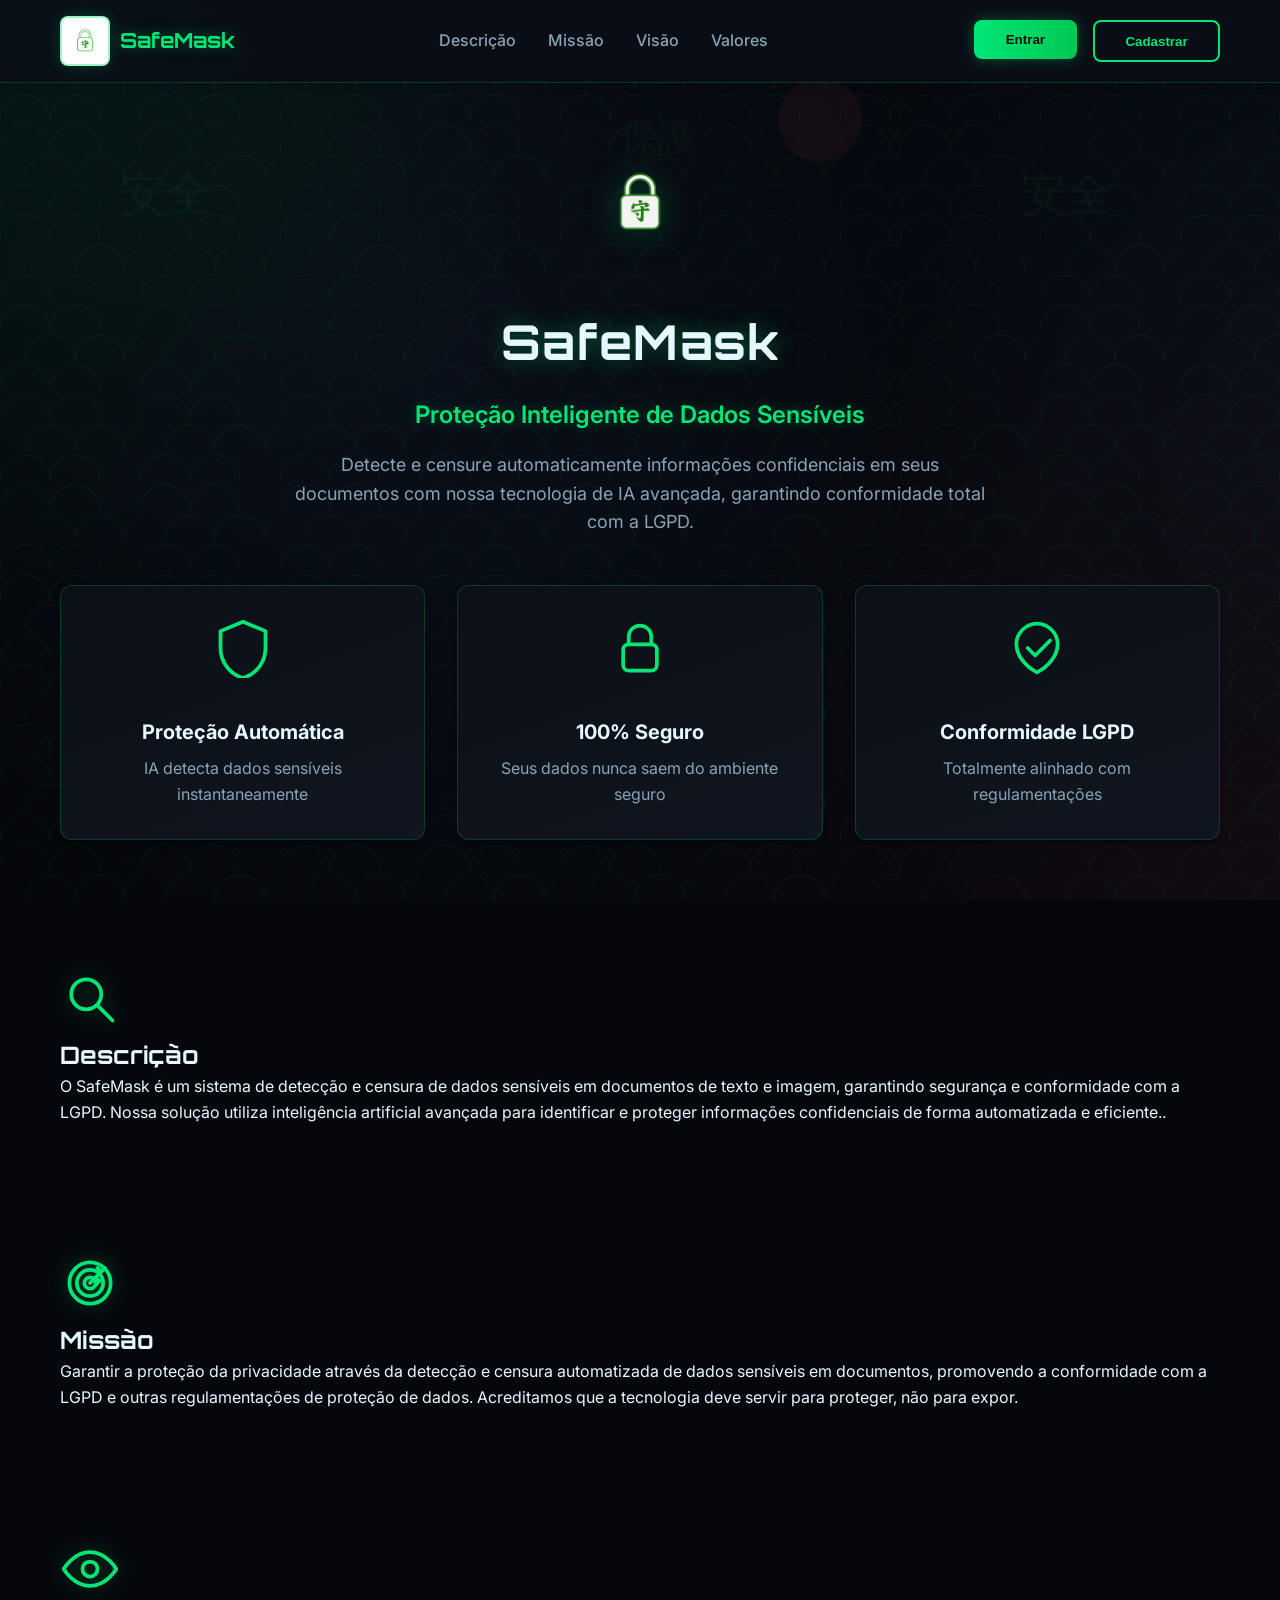
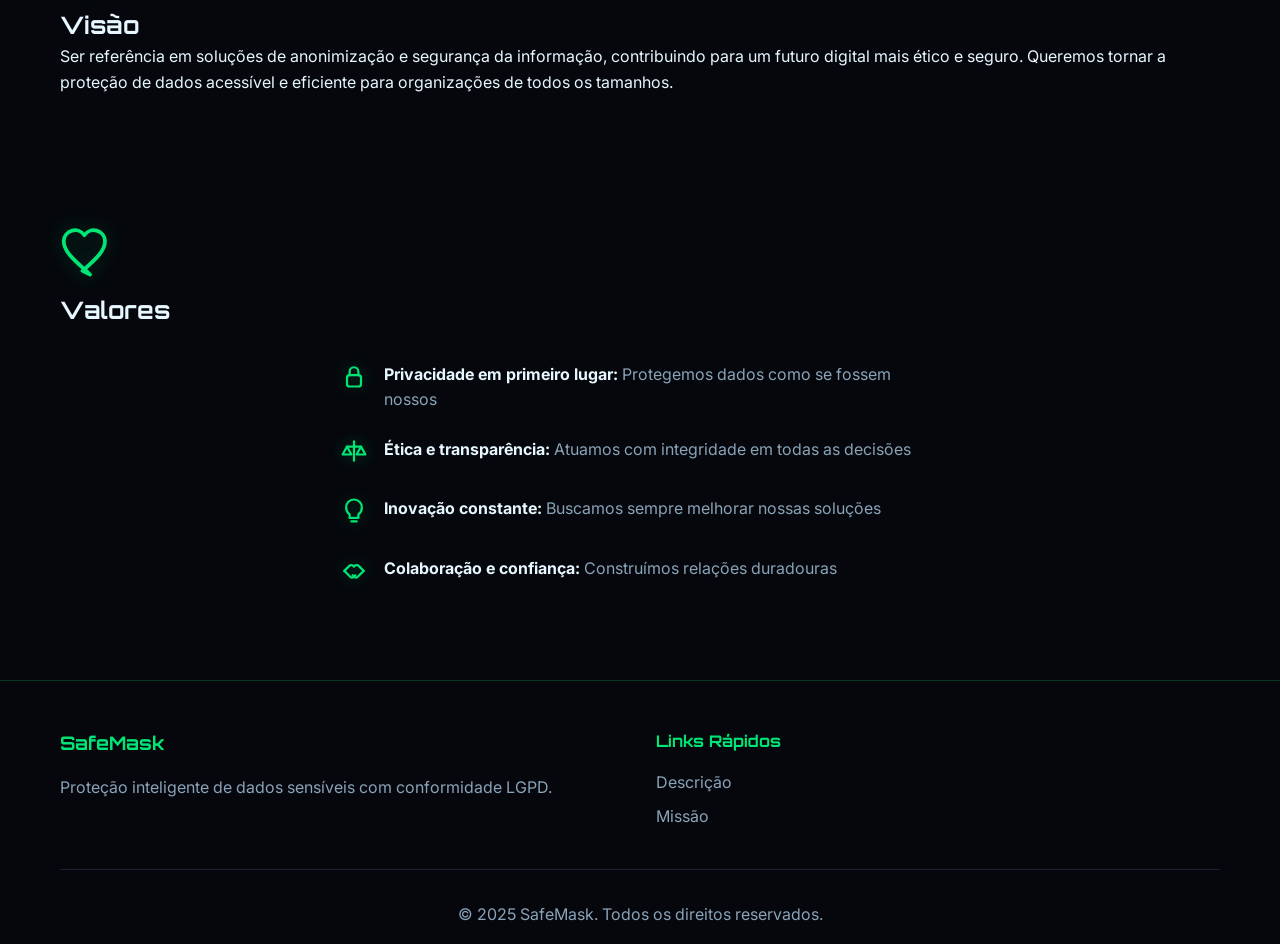
<file: index.html>
<!DOCTYPE html>
<html lang="pt-BR">
<head>
    <meta charset="UTF-8">
    <meta name="viewport" content="width=device-width, initial-scale=1.0">
    <title>SafeMask - Proteção de Dados Sensíveis com IA</title>
    <meta name="description" content="Sistema de detecção e censura automatizada de dados sensíveis em documentos, garantindo segurança e conformidade com a LGPD.">
    <link rel="preconnect" href="https://fonts.googleapis.com">
    <link rel="preconnect" href="https://fonts.gstatic.com" crossorigin>
    <link href="https://fonts.googleapis.com/css2?family=Orbitron:wght@500;700;800&family=Inter:wght@400;500;600;700&display=swap" rel="stylesheet">
    <link rel="stylesheet" href="frontend/css/styles.css">
</head>
<body>
    <!-- Header -->
    <header class="header">
        <div class="container">
            <div class="logo-wrapper">
                <img src="frontend/images/safemask-logo.png" alt="SafeMask" class="logo">
                <h1>SafeMask </h1>
            </div>
            <nav class="nav" id="nav">
                <a href="#descricao" class="nav-link">Descrição</a>
                <a href="#missao" class="nav-link">Missão</a>
                <a href="#visao" class="nav-link">Visão</a>
                <a href="#valores" class="nav-link">Valores</a>
            </nav>
            <div class="auth-buttons">
                <a href="frontend/html/auth/login.html">
                    <button class="btn-login">Entrar</button>
                </a>
                <a href="frontend/html/auth/cadastro.html">
                    <button class="btn-cadastrar">Cadastrar</button>
                </a>
            </div>
            <button class="mobile-menu" id="mobileMenu">☰</button>
        </div>
    </header>

    <!-- Hero Section -->
    <section class="hero">
        <div class="container">
            <img src="frontend/images/safemask-logo-transparente.png" alt="SafeMask Logo" class="hero-logo">
            <h1>SafeMask</h1>
            <p class="hero-subtitle">Proteção Inteligente de Dados Sensíveis</p>
            <p class="hero-description">
                Detecte e censure automaticamente informações confidenciais em seus documentos 
                com nossa tecnologia de IA avançada, garantindo conformidade total com a LGPD.
            </p>
            
            <div class="feature-cards">
                <div class="card">
                    <div class="card-icon">
                        <svg width="60" height="60" viewBox="0 0 64 64" fill="none" stroke="var(--primary)" stroke-width="4" stroke-linejoin="round">
                            <path d="M32 4L8 14v18c0 15 10 28 24 32c14-4 24-17 24-32V14L32 4z"/>
                        </svg>
                    </div>
                    <h3>Proteção Automática</h3>
                    <p>IA detecta dados sensíveis instantaneamente</p>
                </div>
                <div class="card">
                    <div class="card-icon">
                        <svg width="60" height="60" viewBox="0 0 64 64" fill="none" stroke="var(--primary)" stroke-width="4" stroke-linecap="round" stroke-linejoin="round">
                            <rect x="14" y="28" width="36" height="28" rx="6"/>
                            <path d="M20 28v-8a12 12 0 1 1 24 0v8"/>
                        </svg>
                    </div>
                    <h3>100% Seguro</h3>
                    <p>Seus dados nunca saem do ambiente seguro</p>
                </div>
                <div class="card">
                    <div class="card-icon">
                        <svg width="60" height="60" viewBox="0 0 64 64" fill="none" stroke="var(--primary)" stroke-width="4" stroke-linecap="round" stroke-linejoin="round">
                            <path d="M32 6c-12 0-22 10-22 22s10 24 22 30c12-6 22-18 22-30S44 6 32 6z"/>
                            <path d="M22 32l8 8l16-16"/>
                        </svg>
                    </div>
                    <h3>Conformidade LGPD</h3>
                    <p>Totalmente alinhado com regulamentações</p>
                </div>
            </div>
        </div>
    </section>

    <!-- Info Sections -->
    <section id="descricao" class="info-section gradient">
        <div class="container">
            <div class="icon">
                <svg width="60" height="60" viewBox="0 0 64 64" fill="none"
                    stroke="var(--primary)" stroke-width="4" stroke-linecap="round" stroke-linejoin="round">
                    <circle cx="28" cy="28" r="16"/>
                    <line x1="41" y1="41" x2="56" y2="56"/>
                </svg>
            </div>
            <h2>Descrição</h2>
            <p>
                O SafeMask é um sistema de detecção e censura de dados sensíveis em documentos 
                de texto e imagem, garantindo segurança e conformidade com a LGPD. Nossa solução 
                utiliza inteligência artificial avançada para identificar e proteger informações 
                confidenciais de forma automatizada e eficiente..
            </p>
        </div>
    </section>

    <section id="missao" class="info-section gradient">
        <div class="container">
            <div class="icon">
                <svg width="60" height="60" viewBox="0 0 64 64" fill="none"
                    stroke="var(--primary)" stroke-width="4" stroke-linecap="round" stroke-linejoin="round">

                    <circle cx="32" cy="32" r="22"/>
                    <circle cx="32" cy="32" r="14"/>
                    <circle cx="32" cy="32" r="6"/>

                    <line x1="44" y1="20" x2="32" y2="32"/>
                    <polyline points="48,16 44,20 40,16"/>
                    <polyline points="38,26 42,30 38,34"/> 
                    
                </svg>
            </div>
            <h2>Missão</h2>
            <p>
                Garantir a proteção da privacidade através da detecção e censura automatizada 
                de dados sensíveis em documentos, promovendo a conformidade com a LGPD e outras 
                regulamentações de proteção de dados. Acreditamos que a tecnologia deve servir 
                para proteger, não para expor.
            </p>
        </div>
    </section>

    <section id="visao" class="info-section">
        <div class="container">
            <div class="icon">
                <svg width="60" height="60" viewBox="0 0 64 64" fill="none"
                    stroke="var(--primary)" stroke-width="4" stroke-linecap="round" stroke-linejoin="round">
                    <path d="M4 32s10-18 28-18s28 18 28 18s-10 18-28 18S4 32 4 32z"/>
                    <circle cx="32" cy="32" r="8"/>
                </svg>
            </div>
            <h2>Visão</h2>
            <p>
                Ser referência em soluções de anonimização e segurança da informação, 
                contribuindo para um futuro digital mais ético e seguro. Queremos tornar 
                a proteção de dados acessível e eficiente para organizações de todos os tamanhos.
            </p>
        </div>
    </section>

    <section id="valores" class="info-section gradient">
        <div class="container">
            <div class="icon">
                <svg width="60" height="60" viewBox="0 0 64 64" fill="none"
                    stroke="var(--primary)" stroke-width="4" stroke-linecap="round" stroke-linejoin="round">
                    <path d="M32 54l-4-4C12 36 4 28 4 18a12 12 0 0 1 22-6a12 12 0 0 1 22 6c0 10-8 18-24 32z"/>
                </svg>
            </div>
            <h2>Valores</h2>
            <ul class="values-list">
                <li>
                    <span class="emoji">
                        <svg width="28" height="28" viewBox="0 0 64 64" fill="none"
                            stroke="var(--primary)" stroke-width="5" stroke-linecap="round" stroke-linejoin="round">
                            <rect x="16" y="30" width="32" height="26" rx="6"/>
                            <path d="M22 30v-8a10 10 0 1 1 20 0v8"/>
                        </svg>
                    </span>
                    <span><strong>Privacidade em primeiro lugar:</strong> Protegemos dados como se fossem nossos</span>
                </li>
                <li>
                    <span class="emoji">
                        <svg width="28" height="28" viewBox="0 0 64 64" fill="none"
                            stroke="var(--primary)" stroke-width="5" stroke-linecap="round" stroke-linejoin="round">
                            <line x1="32" y1="10" x2="32" y2="54"/>
                            <line x1="16" y1="22" x2="48" y2="22"/>
                            <path d="M16 22l-10 18h20l-10-18z"/>
                            <path d="M48 22l-10 18h20l-10-18z"/>
                        </svg>
                    </span>
                    <span><strong>Ética e transparência:</strong> Atuamos com integridade em todas as decisões</span>
                </li>
                <li>
                    <span class="emoji">
                        <svg width="28" height="28" viewBox="0 0 64 64" fill="none"
                            stroke="var(--primary)" stroke-width="5" stroke-linecap="round" stroke-linejoin="round">
                            <path d="M32 8c-10 0-18 8-18 18c0 6 3 12 8 16v8h20v-8c5-4 8-10 8-16c0-10-8-18-18-18z"/>
                            <line x1="26" y1="58" x2="38" y2="58"/>
                        </svg>
                    </span>
                    <span><strong>Inovação constante:</strong> Buscamos sempre melhorar nossas soluções</span>
                </li>
                <li>
                    <span class="emoji">
                        <svg width="28" height="28" viewBox="0 0 64 64" fill="none"
                            stroke="var(--primary)" stroke-width="5" stroke-linecap="round" stroke-linejoin="round">
                            <path d="M10 34l14 14c2 2 5 2 7 0l4-4"/>
                            <path d="M54 34l-14 14c-2 2-5 2-7 0l-4-4"/>
                            <path d="M10 34l12-12c2-2 6-2 8 0l2 2"/>
                            <path d="M54 34l-12-12c-2-2-6-2-8 0l-2 2"/>
                        </svg>
                    </span>
                    <span><strong>Colaboração e confiança:</strong> Construímos relações duradouras</span>
                </li>
            </ul>
        </div>
    </section>

    <!-- Footer -->
    <footer class="footer">
        <div class="container">
            <div class="footer-content">
                <div class="footer-section">
                    <h3>SafeMask</h3>
                    <p>Proteção inteligente de dados sensíveis com conformidade LGPD.</p>
                </div>
                <div class="footer-section">
                    <h4>Links Rápidos</h4>
                    <a href="#descricao">Descrição</a>
                    <a href="#missao">Missão</a>
                </div>
            </div>
            <div class="footer-bottom">
                <p>&copy; 2025 SafeMask. Todos os direitos reservados.</p>
            </div>
        </div>
    </footer>

    <script src="frontend/js/script.js"></script>
</body>
</html>
</file>
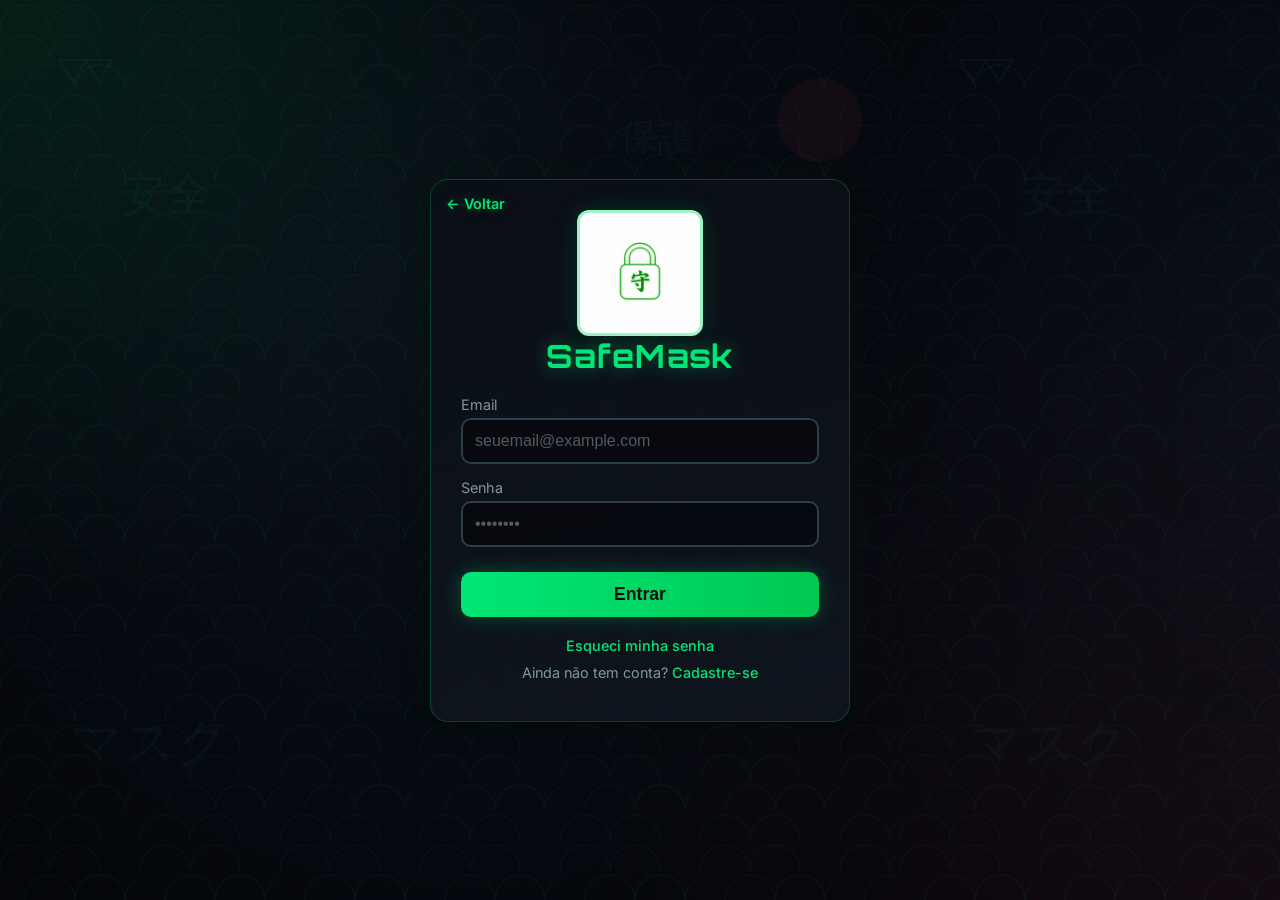
<file: frontend/html/configuracoes.html>
<!DOCTYPE html>
<html lang="pt-BR">
<head>
    <meta charset="UTF-8">
    <meta name="viewport" content="width=device-width, initial-scale=1.0">
    <title>SafeMask - Configurações da conta</title>
    <link rel="preconnect" href="https://fonts.googleapis.com">
    <link rel="preconnect" href="https://fonts.gstatic.com" crossorigin>
    <link href="https://fonts.googleapis.com/css2?family=Orbitron:wght@500;700;800&family=Inter:wght@400;500;600;700&family=JetBrains+Mono:wght@400;600&display=swap" rel="stylesheet">
    <link rel="stylesheet" href="../css/dashboard.css">
    <link rel="stylesheet" href="../css/brand.css">
    <link rel="stylesheet" href="../css/settings.css">
</head>
<body>
    <div id="appShell"></div>
    <main class="content brand-main account-main" id="appContent">
        <section class="brand-head reveal">
            <div class="brand-kicker-row"><span class="kicker">Conta</span><span class="live-dot"></span></div>
            <h2>Configurações da conta</h2>
            <p class="subtitle">Gerencie seu perfil, sua senha e os dados pessoais da sua conta.</p>
        </section>

        <div class="account-layout">
            <nav class="account-nav panel panel-sig" aria-label="Seções das configurações">
                <span class="panel-kicker">Configurações</span>
                <a href="#perfil" class="account-nav-link active">Perfil</a>
                <a href="#seguranca" class="account-nav-link">Segurança</a>
                <a href="#excluir-conta" class="account-nav-link danger-link">Excluir conta</a>
            </nav>

            <div class="account-sections">
                <section id="perfil" class="panel panel-sig account-panel reveal" aria-labelledby="profileHeading">
                    <div class="panel-header">
                        <div><span class="panel-kicker">Seus dados</span><h3 id="profileHeading">Perfil</h3></div>
                    </div>
                    <p class="account-intro">Atualize seu nome, endereço de email e foto de perfil.</p>
                    <div id="profileFeedback" class="account-feedback" role="status" aria-live="polite" hidden></div>
                    <form id="profileForm" class="account-form" enctype="multipart/form-data">
                        <div class="avatar-editor">
                            <div class="avatar-preview" id="avatarPreview" aria-label="Pré-visualização da foto de perfil"><span id="avatarInitial">U</span></div>
                            <div class="avatar-controls">
                                <strong>Foto de perfil</strong>
                                <p>JPEG, PNG ou WebP. Até 5 MB; a imagem será reduzida para armazenamento.</p>
                                <label class="secondary-button" for="profilePhoto">Selecionar imagem</label>
                                <input id="profilePhoto" name="foto" type="file" accept="image/jpeg,image/png,image/webp" hidden>
                                <span id="photoFileName" class="file-name">Nenhuma nova imagem selecionada</span>
                            </div>
                        </div>
                        <div class="form-grid">
                            <label class="field-label" for="profileName">Nome
                                <input id="profileName" name="nome" type="text" maxlength="120" autocomplete="name" required>
                            </label>
                            <label class="field-label" for="profileEmail">Email
                                <input id="profileEmail" name="email" type="email" maxlength="129" autocomplete="email" required>
                            </label>
                        </div>
                        <div class="form-actions">
                            <button type="submit" class="cta-censor" id="saveProfileBtn">Salvar perfil</button>
                        </div>
                    </form>
                </section>

                <section id="seguranca" class="panel panel-sig account-panel reveal" aria-labelledby="securityHeading">
                    <div class="panel-header">
                        <div><span class="panel-kicker">Acesso</span><h3 id="securityHeading">Segurança</h3></div>
                    </div>
                    <p class="account-intro">Escolha uma senha exclusiva. Após a alteração, outras sessões serão encerradas.</p>
                    <div id="passwordFeedback" class="account-feedback" role="status" aria-live="polite" hidden></div>
                    <form id="passwordForm" class="account-form">
                        <label class="field-label" for="currentPassword">Senha atual
                            <input id="currentPassword" name="senha_atual" type="password" minlength="1" maxlength="128" autocomplete="current-password" required>
                        </label>
                        <label class="field-label" for="newPassword">Nova senha
                            <input id="newPassword" name="nova_senha" type="password" minlength="8" maxlength="72" autocomplete="new-password" required aria-describedby="passwordRequirements">
                        </label>
                        <ul id="passwordRequirements" class="password-requirements">
                            <li data-requirement="length">Pelo menos 8 caracteres</li>
                            <li data-requirement="lower">Uma letra minúscula</li>
                            <li data-requirement="upper">Uma letra maiúscula</li>
                            <li data-requirement="number">Um número</li>
                        </ul>
                        <label class="field-label" for="confirmPassword">Confirmar nova senha
                            <input id="confirmPassword" name="confirmar_senha" type="password" minlength="8" maxlength="72" autocomplete="new-password" required>
                        </label>
                        <div class="form-actions"><button type="submit" class="cta-censor" id="savePasswordBtn">Alterar senha</button></div>
                    </form>
                </section>

                <section id="excluir-conta" class="panel panel-sig account-panel delete-account-panel reveal" aria-labelledby="deleteHeading">
                    <div class="panel-header">
                        <div><span class="panel-kicker">Ação irreversível</span><h3 id="deleteHeading">Excluir conta</h3></div>
                    </div>
                    <div class="delete-warning">
                        <strong>A exclusão da conta é definitiva.</strong>
                        <p>Seu perfil e suas credenciais serão removidos. As equipes, os documentos e seus registros históricos serão preservados; seus vínculos com as equipes serão removidos.</p>
                    </div>
                    <div id="deleteFeedback" class="account-feedback" role="status" aria-live="polite" hidden></div>
                    <button type="button" class="danger-button" id="openDeleteModalBtn">Continuar para excluir conta</button>
                </section>
            </div>
        </div>
    </main>

    <div id="deleteAccountModal" class="account-modal" role="presentation" hidden>
        <section class="account-modal-panel" role="dialog" aria-modal="true" aria-labelledby="deleteModalTitle" aria-describedby="deleteModalDescription">
            <span class="panel-kicker">Confirmação final</span>
            <h2 id="deleteModalTitle">Excluir sua conta?</h2>
            <p id="deleteModalDescription">Esta ação não pode ser desfeita. Equipes, documentos e históricos existentes permanecerão no MaskSafe.</p>
            <form id="deleteAccountForm" class="account-form">
                <label class="field-label" for="deletePassword">Senha atual
                    <input id="deletePassword" name="senha_atual" type="password" maxlength="128" autocomplete="current-password" required>
                </label>
                <label class="confirm-check"><input id="confirmDeleteCheck" type="checkbox" required> Entendo que minha conta e meus dados pessoais serão excluídos.</label>
                <div id="deleteModalFeedback" class="account-feedback error" role="alert" aria-live="assertive" hidden></div>
                <div class="modal-actions">
                    <button type="button" class="secondary-button" id="cancelDeleteBtn">Cancelar</button>
                    <button type="submit" class="danger-button" id="confirmDeleteBtn">Excluir definitivamente</button>
                </div>
            </form>
        </section>
    </div>

    <script src="../js/config.js"></script>
    <script src="../js/session.js"></script>
    <script src="../js/app-shell.js"></script>
    <script src="../js/configuracoes.js"></script>
</body>
</html>
</file>
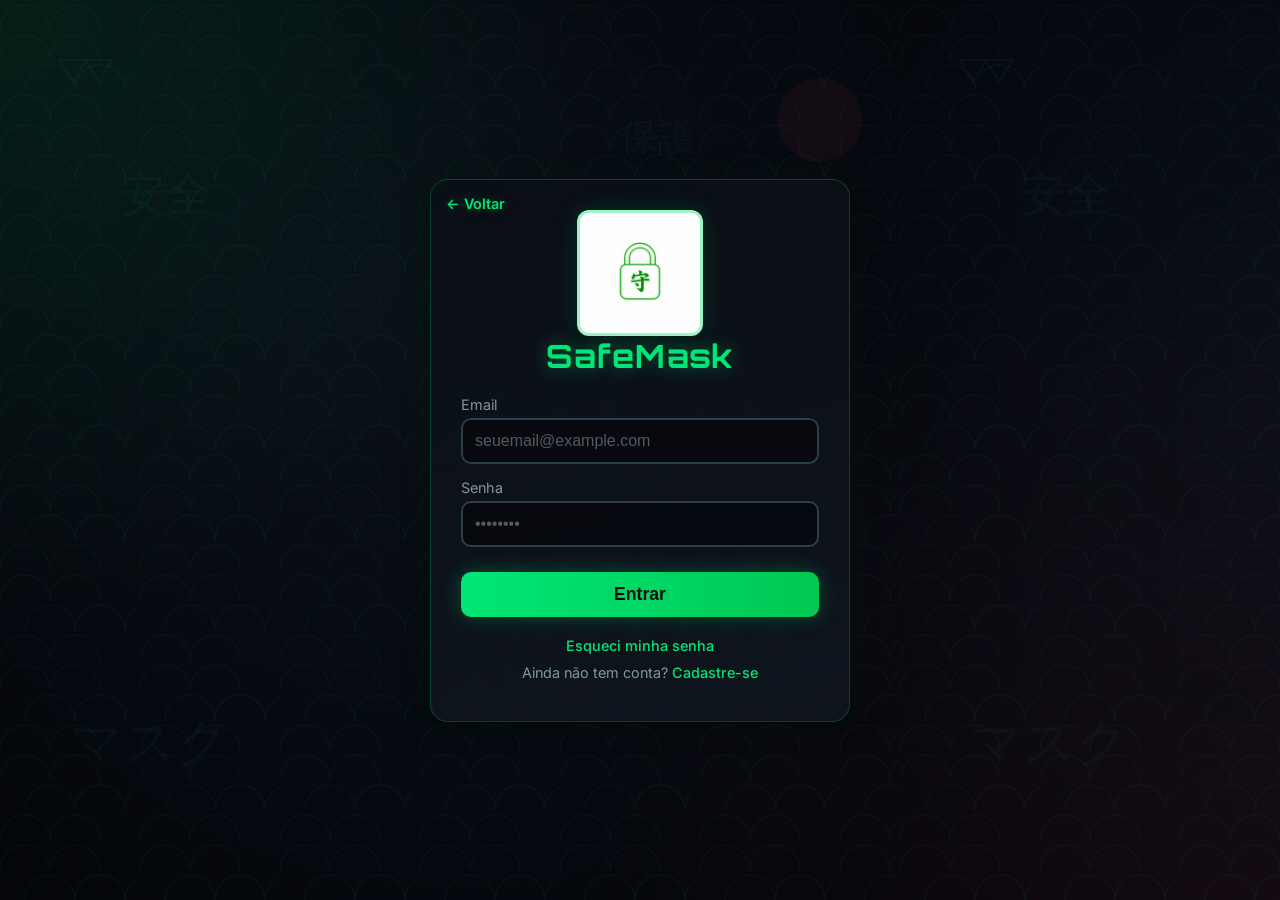
<file: frontend/html/dashboard.html>
<!DOCTYPE html>
<html lang="pt-BR">
<head>
    <meta charset="UTF-8">
    <meta name="viewport" content="width=device-width, initial-scale=1.0">
    <title>SafeMask - Dashboard</title>
    <link rel="preconnect" href="https://fonts.googleapis.com">
    <link rel="preconnect" href="https://fonts.gstatic.com" crossorigin>
    <link href="https://fonts.googleapis.com/css2?family=Orbitron:wght@500;700;800&family=Inter:wght@400;500;600;700&family=JetBrains+Mono:wght@400;600&display=swap" rel="stylesheet">
    <link rel="stylesheet" href="../css/dashboard.css">
    <link rel="stylesheet" href="../css/brand.css">
</head>
<body>
    <div id="appShell"></div>

    <main class="content brand-main" id="appContent">
        <section class="brand-head reveal">
                    <div class="brand-kicker-row">
                        <span class="kicker">Painel De Controle</span>
                        <span class="live-dot"></span>
                    </div>
                    <h2>Dashboard do Usuario</h2>
                    <p class="subtitle">Acompanhe equipes, uploads e indicadores de seguranca em tempo real.</p>
                </section>

                <section class="metrics">
                    <article class="metric-card metric-priority reveal">
                        <p>Documentos Censurados</p>
                        <h3 data-count="0" id="metricDocsCensurados">0</h3>
                        <span class="metric-delta up" id="metricTaxaCensura">0% de censura aplicada</span>
                    </article>
                    <article class="metric-card reveal">
                        <p>Documentos Processados</p>
                        <h3 data-count="0" id="metricTotalDocs">0</h3>
                        <span class="metric-delta up">documentos no sistema</span>
                    </article>
                    <article class="metric-card reveal">
                        <p>Total de Equipes</p>
                        <h3 data-count="0" id="metricTotalEquipes">0</h3>
                        <span class="metric-delta up">equipes com acesso</span>
                    </article>
                    <article class="metric-card reveal">
                        <p>Nivel Medio de Seguranca</p>
                        <h3 data-count="0" id="metricNivelSeguranca">0</h3>
                        <span class="metric-delta up" id="metricNivelAlto">0 docs com nivel alto</span>
                    </article>
                </section>

                <section class="grid-panels">
                    <article class="panel panel-sig reveal" id="equipes-principais">
                        <div class="panel-header">
                            <div>
                                <span class="panel-kicker">Equipes</span>
                                <h3>Equipes Principais</h3>
                            </div>
                            <a href="equipes/equipes.html" class="panel-action">Ver todas</a>
                        </div>
                        <ul class="team-list" id="teamList">
                            <li>
                                <strong>Nenhuma equipe encontrada</strong>
                                <span>cadastre uma equipe para iniciar</span>
                            </li>
                        </ul>
                    </article>

                    <article class="panel panel-sig reveal" id="docs-enviados">
                        <div class="panel-header">
                            <div>
                                <span class="panel-kicker">Documentos</span>
                                <h3>Documentos Recentes</h3>
                            </div>
                            <a href="#" class="panel-action">Abrir historico</a>
                        </div>
                        <ul class="doc-list" id="docList">
                            <li>
                                <div>
                                    <strong>Nenhum documento recente</strong>
                                    <p>os uploads aparecerao aqui</p>
                                </div>
                                <span class="status wait">Vazio</span>
                            </li>
                        </ul>
                    </article>

                    <article class="panel panel-sig chart-panel reveal">
                        <div class="panel-header">
                            <div>
                                <span class="panel-kicker">Analise</span>
                                <h3>Uploads por Equipe</h3>
                            </div>
                        </div>
                        <div class="bar-chart" id="barChartTeams">
                            <p class="empty-message">Sem dados para exibir.</p>
                        </div>
                    </article>

                    <article class="panel panel-sig chart-panel donut-wrap reveal">
                        <div class="panel-header">
                            <div>
                                <span class="panel-kicker">Processamento</span>
                                <h3>Estado dos Processamentos</h3>
                            </div>
                        </div>
                        <div class="donut float-slow" id="processingDonut" role="img" aria-label="Estado dos processamentos"></div>
                        <ul class="legend" id="processingLegend">
                            <li><span class="dot done"></span> Censurados: 0%</li>
                            <li><span class="dot review"></span> Nivel alto: 0 documento(s)</li>
                            <li><span class="dot queue"></span> Demais docs: 0%</li>
                        </ul>
                    </article>
                </section>
    </main>

    <script src="../js/config.js"></script>
    <script src="../js/session.js"></script>
    <script src="../js/app-shell.js"></script>
    <script src="../js/dashboard.js"></script>
    <script src="../js/brand.js"></script>
</body>
</html>
</file>
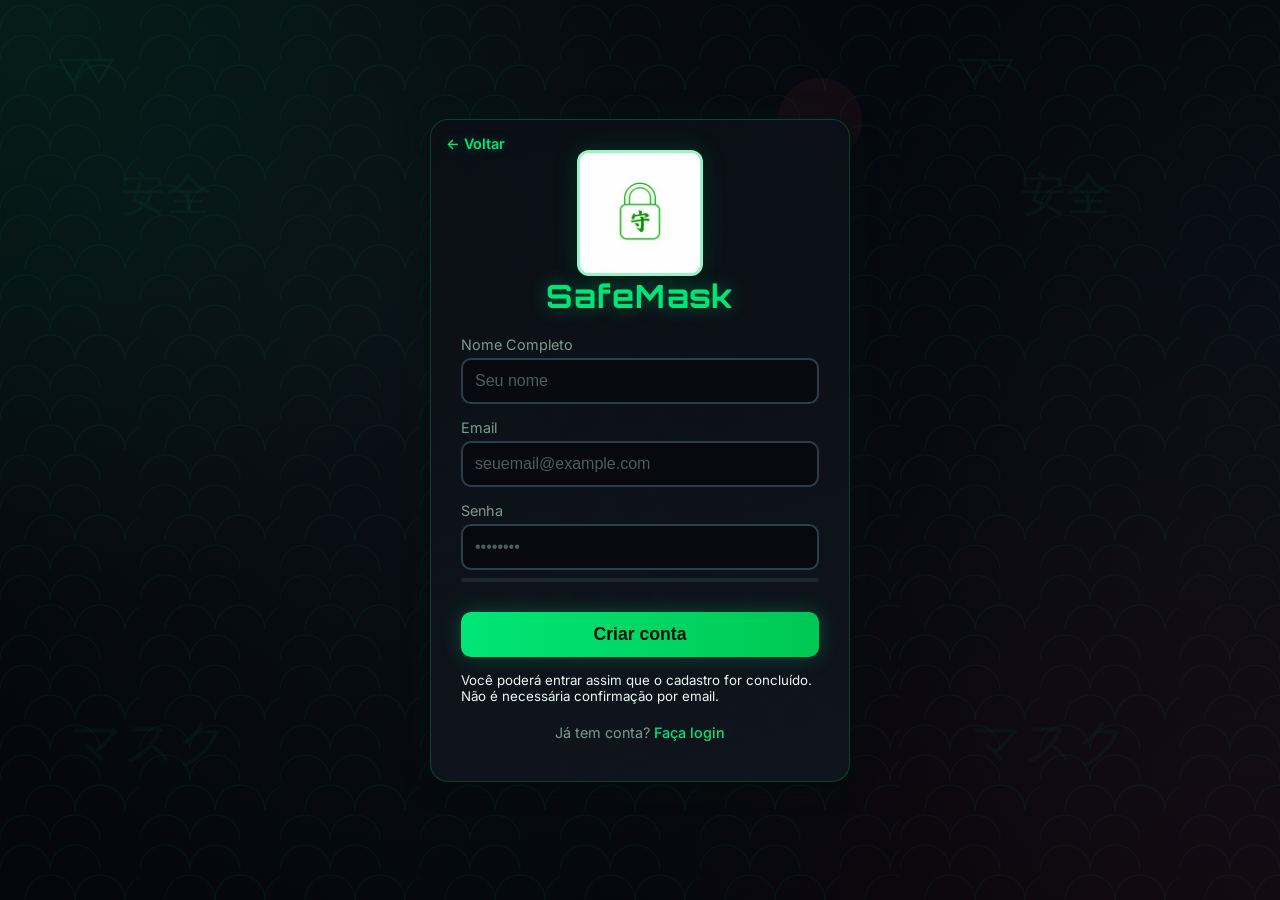
<file: frontend/html/auth/cadastro.html>
<!DOCTYPE html>
<html lang="pt-BR">
<head>
    <meta charset="UTF-8">
    <meta name="viewport" content="width=device-width, initial-scale=1.0">
    <title>SafeMask - Cadastro</title>
    <link rel="preconnect" href="https://fonts.googleapis.com">
    <link rel="preconnect" href="https://fonts.gstatic.com" crossorigin>
    <link href="https://fonts.googleapis.com/css2?family=Orbitron:wght@500;700;800&family=Inter:wght@400;500;600;700&display=swap" rel="stylesheet">
    <link rel="stylesheet" href="../../css/login.css">
    <link rel="stylesheet" href="../../css/loading.css">
</head>

<body>
    <div class="auth-container">

        <div class="auth-card">
            <a href="../../../index.html" class="btn-voltar">← Voltar</a>
            
            <div class="auth-logo">
                <img src="../../images/safemask-logo.png" alt="SafeMask" class="logo-login">
            </div>

            <h1 class="auth-title">SafeMask</h1>

            <!-- ===== REGISTER FORM ===== -->
            <form id="registerForm" class="form active">
                <div class="input-group">
                    <label>Nome Completo</label>
                    <input type="text" id="cadastro-nome" placeholder="Seu nome" required>
                    <span id="nome-validation" class="validation-message"></span>
                </div>

                <div class="input-group">
                    <label>Email</label>
                    <input type="email" id="cadastro-email" placeholder="seuemail@example.com" required>
                    <span id="email-validation" class="validation-message"></span>
                </div>

                <div class="input-group">
                    <label>Senha</label>
                    <input type="password" id="cadastro-senha" placeholder="••••••••" required>
                    <div class="password-strength">
                        <div class="strength-bar">
                            <div id="strength-fill" class="strength-fill"></div>
                        </div>
                        <span id="strength-text"></span>
                    </div>
                    <span id="senha-validation" class="validation-message"></span>
                </div>

                <button class="auth-btn" id="btn-cadastrar" type="submit">Criar conta</button>
                <small>Você poderá entrar assim que o cadastro for concluído. Não é necessária confirmação por email.</small>
            </form>
            <p id="register-feedback" class="validation-message auth-feedback" role="status"></p>

            <div class="auth-links">
                <p>Já tem conta? <a href="login.html">Faça login</a></p>
            </div>

        </div>
    </div>

    <!-- ===== LOADING SCREEN ===== -->
    <div class="loading-screen" id="loadingScreen"></div>

    <script src="../../js/config.js"></script>
    <script src="../../js/session.js"></script>
    <script src="../../js/loading.js"></script>
    <script src="../../js/cadastro.js"></script>
</body>
</html>
</file>
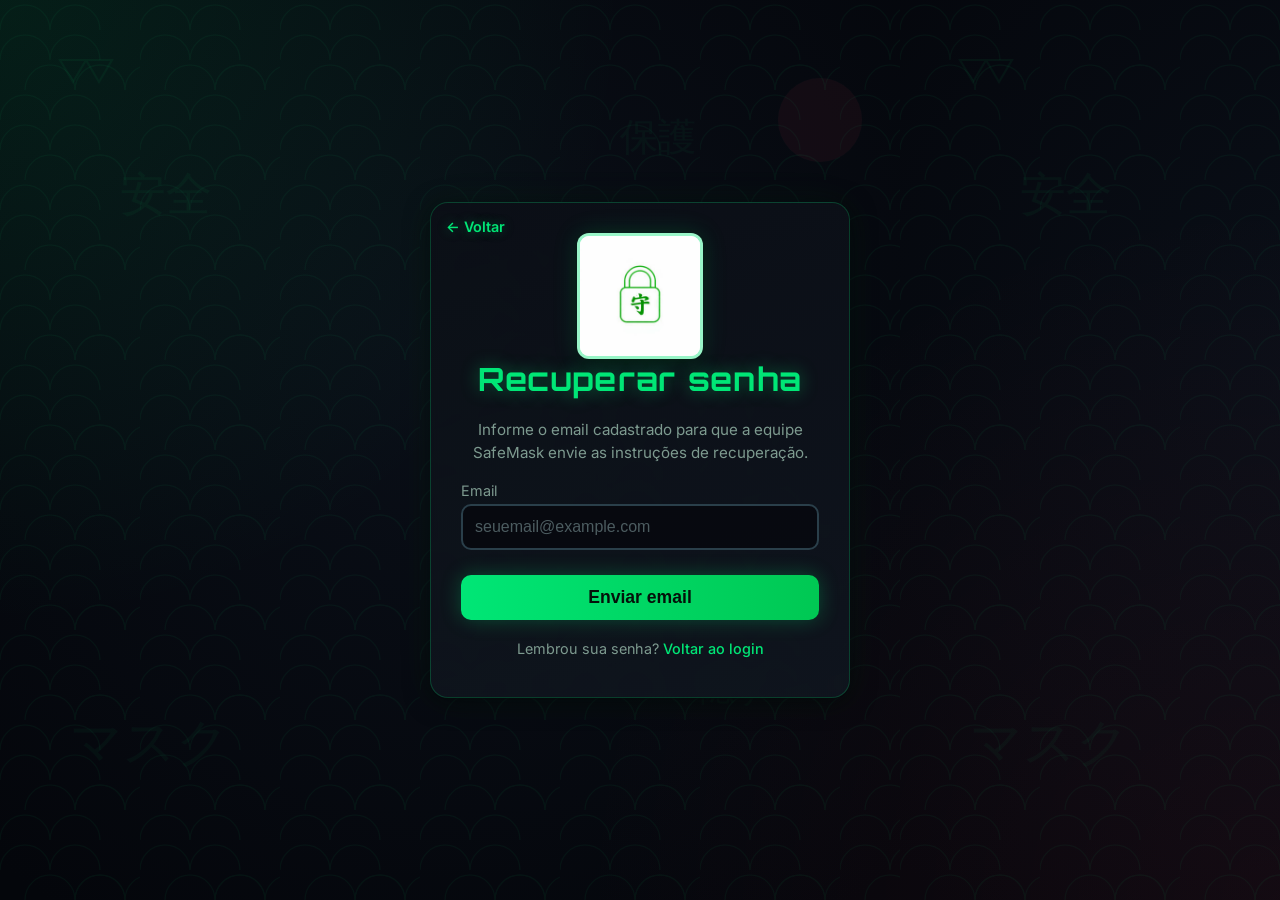
<file: frontend/html/auth/esqueci_senha.html>
<!DOCTYPE html>
<html lang="pt-BR">
<head>
    <meta charset="UTF-8">
    <meta name="viewport" content="width=device-width, initial-scale=1.0">
    <title>SafeMask - Recuperar Senha</title>
    <link rel="preconnect" href="https://fonts.googleapis.com">
    <link rel="preconnect" href="https://fonts.gstatic.com" crossorigin>
    <link href="https://fonts.googleapis.com/css2?family=Orbitron:wght@500;700;800&family=Inter:wght@400;500;600;700&display=swap" rel="stylesheet">
    <link rel="stylesheet" href="../../css/login.css">
    <link rel="stylesheet" href="../../css/loading.css">
</head>

<body>
    <div class="auth-container">
        <div class="auth-card">
            <a href="login.html" class="btn-voltar">← Voltar</a>

            <div class="auth-logo">
                <img src="../../images/safemask-logo.png" alt="SafeMask" class="logo-login">
            </div>

            <h1 class="auth-title">Recuperar senha</h1>
            <p class="auth-helper-text">Informe o email cadastrado para que a equipe SafeMask envie as instruções de recuperação.</p>

            <form id="forgotPasswordForm" class="form active">
                <div class="input-group">
                    <label>Email</label>
                    <input type="email" id="recovery-email" placeholder="seuemail@example.com" required>
                    <span id="recovery-email-validation" class="validation-message"></span>
                </div>

                <button class="auth-btn" id="btn-recovery" type="submit">Enviar email</button>
                <span id="recovery-feedback" class="validation-message auth-feedback"></span>
            </form>

            <div class="auth-links">
                <p>Lembrou sua senha? <a href="login.html">Voltar ao login</a></p>
            </div>
        </div>
    </div>

    <div class="loading-screen" id="loadingScreen"></div>

    <script src="../../js/config.js"></script>
    <script src="../../js/loading.js"></script>
    <script src="../../js/auth/esqueci_senha.js"></script>
</body>
</html>
</file>
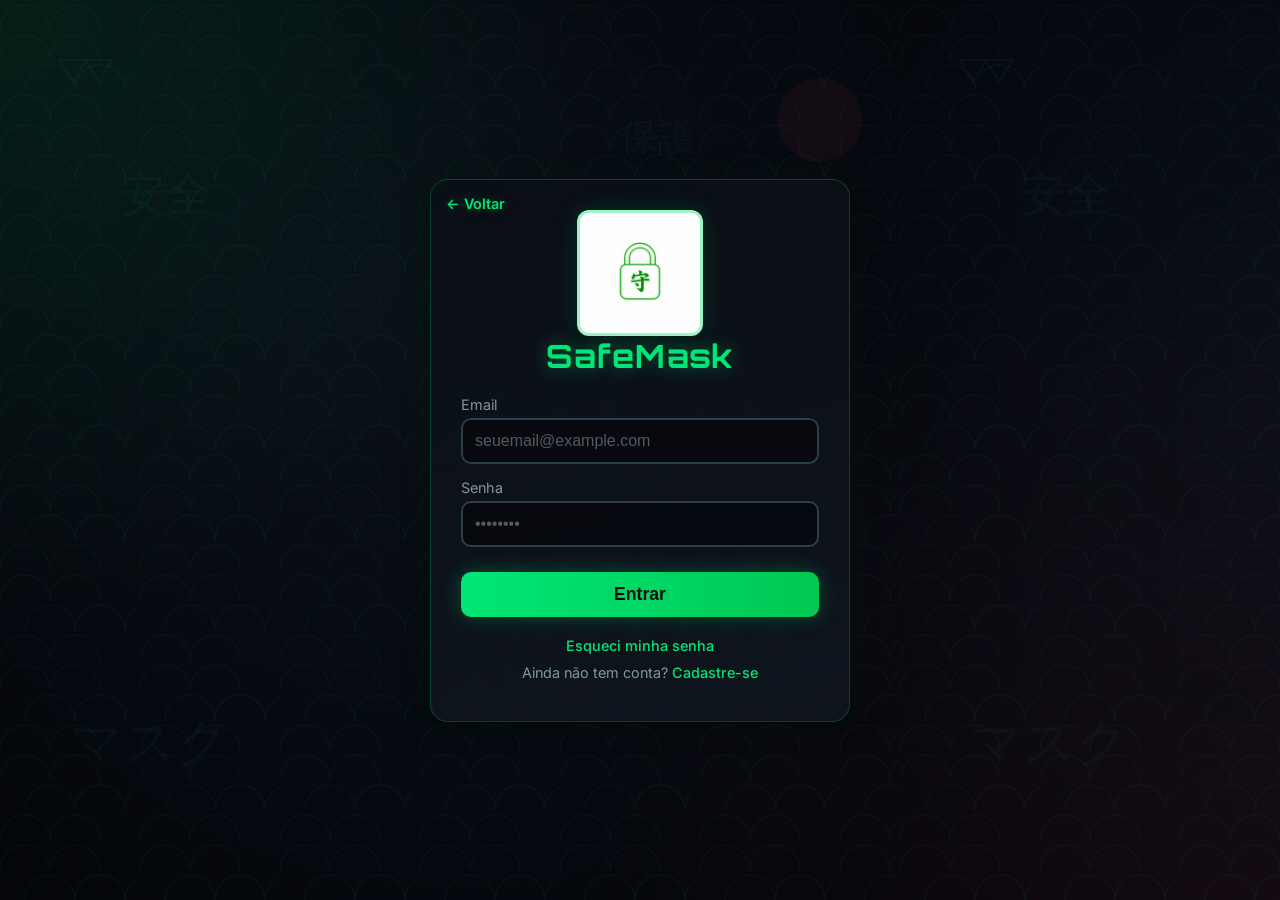
<file: frontend/html/auth/login.html>
<!DOCTYPE html>
<html lang="pt-BR">
<head>
    <meta charset="UTF-8">
    <meta name="viewport" content="width=device-width, initial-scale=1.0">
    <title>SafeMask - Login</title>
    <link rel="preconnect" href="https://fonts.googleapis.com">
    <link rel="preconnect" href="https://fonts.gstatic.com" crossorigin>
    <link href="https://fonts.googleapis.com/css2?family=Orbitron:wght@500;700;800&family=Inter:wght@400;500;600;700&display=swap" rel="stylesheet">
    <link rel="stylesheet" href="../../css/login.css">
    <link rel="stylesheet" href="../../css/loading.css">
</head>

<body>
    <div class="auth-container">

        <div class="auth-card">
            <a href="../../../index.html" class="btn-voltar">← Voltar</a>
            
            <div class="auth-logo">
                <img src="../../images/safemask-logo.png" alt="SafeMask" class="logo-login">
            </div>

            <h1 class="auth-title">SafeMask</h1>

            <!-- ===== LOGIN FORM ===== -->
            <form id="loginForm" class="form active">
                <div class="input-group">
                    <label>Email</label>
                    <input type="email" id="login-email" placeholder="seuemail@example.com" required>
                    <span id="email-login-validation" class="validation-message"></span>
                </div>

                <div class="input-group">
                    <label>Senha</label>
                    <input type="password" id="login-senha" placeholder="••••••••" required>
                    <span id="senha-login-validation" class="validation-message"></span>
                </div>

                <button class="auth-btn" id="btn-login" type="submit">Entrar</button>
            </form>

            <div class="auth-links">
                <a href="esqueci_senha.html" class="forgot-password">Esqueci minha senha</a>
                <p>Ainda não tem conta? <a href="cadastro.html">Cadastre-se</a></p>
            </div>

        </div>
    </div>

    <!-- ===== LOADING SCREEN ===== -->
    <div class="loading-screen" id="loadingScreen"></div>

    <script src="../../js/config.js"></script>
    <script src="../../js/session.js"></script>
    <script src="../../js/loading.js"></script>
    <script src="../../js/login.js"></script>
</body>
</html>
</file>
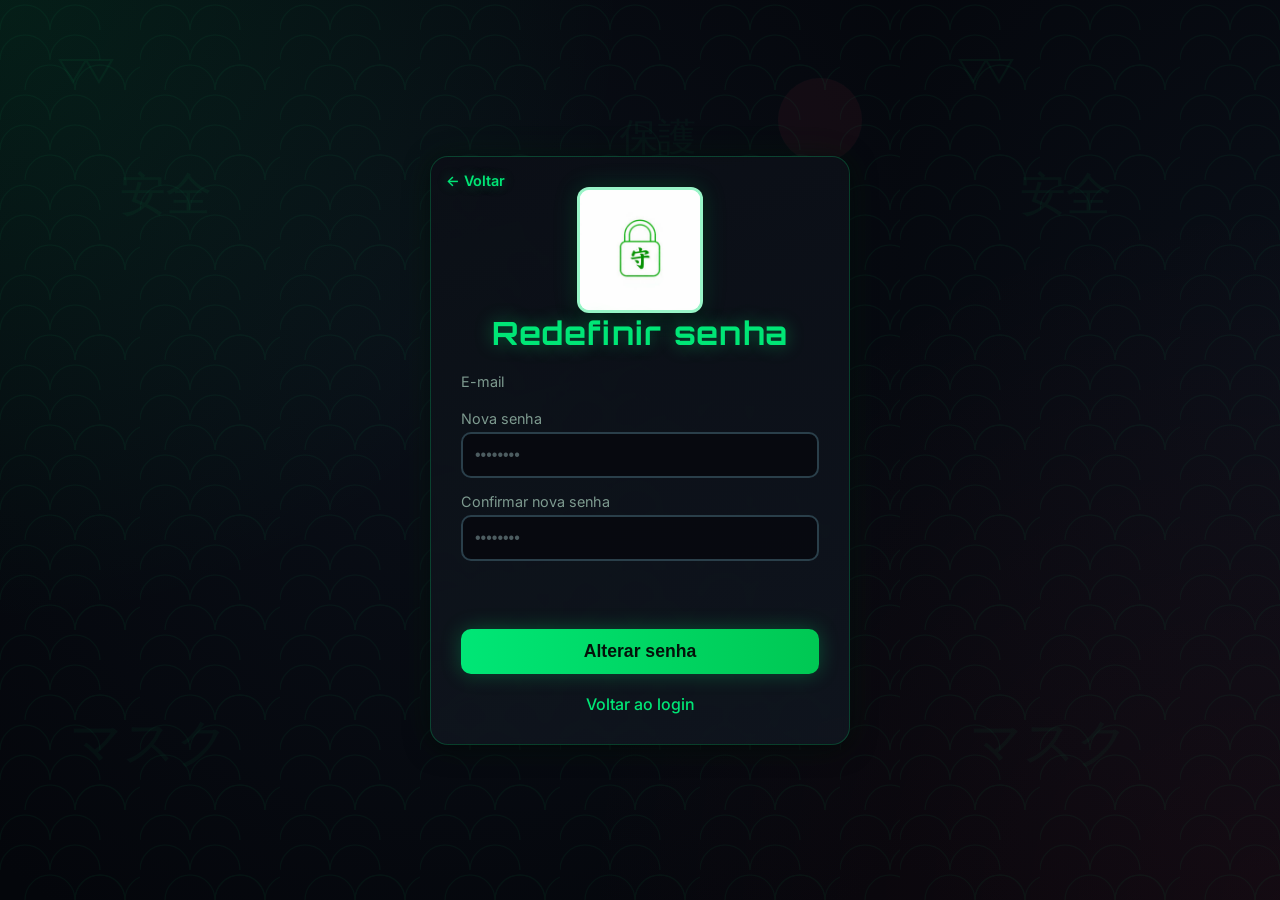
<file: frontend/html/auth/reset_password.html>
<!DOCTYPE html>
<html lang="pt-BR">
<head>
    <meta charset="UTF-8">
    <meta name="viewport" content="width=device-width, initial-scale=1.0">
    <title>SafeMask - Redefinir senha</title>
    <link rel="preconnect" href="https://fonts.googleapis.com">
    <link rel="preconnect" href="https://fonts.gstatic.com" crossorigin>
    <link href="https://fonts.googleapis.com/css2?family=Orbitron:wght@500;700;800&family=Inter:wght@400;500;600;700&display=swap" rel="stylesheet">
    <link rel="stylesheet" href="../../css/login.css">
    <link rel="stylesheet" href="../../css/loading.css">
    <style>
        /* pequenas adaptações específicas para esta página */
        .feedback { text-align: center; color: #ff3b5c; margin-top: 6px; }
    </style>
</head>

<body>
    <div class="auth-container">

        <div class="auth-card">
            <a href="../../../index.html" class="btn-voltar">← Voltar</a>
            
            <div class="auth-logo">
                <img src="../../images/safemask-logo.png" alt="SafeMask" class="logo-login">
            </div>

            <h1 class="auth-title">Redefinir senha</h1>

            <form id="resetPasswordForm" class="form active">
                <div class="input-group">
                    <label>E-mail</label>
                    <input type="email" id="email" name="email" readonly>
                    <span id="email-reset-validation" class="validation-message"></span>
                </div>

                <div class="input-group">
                    <label>Nova senha</label>
                    <input type="password" id="senha" name="senha" placeholder="••••••••" required minlength="6">
                    <span id="senha-reset-validation" class="validation-message"></span>
                </div>

                <div class="input-group">
                    <label>Confirmar nova senha</label>
                    <input type="password" id="confirmar_senha" name="confirmar_senha" placeholder="••••••••" required minlength="6">
                    <span id="confirmar-reset-validation" class="validation-message"></span>
                </div>

                <div id="reset-feedback" class="auth-feedback"></div>

                <button class="auth-btn" type="submit">Alterar senha</button>
            </form>

            <div class="auth-links">
                <a href="login.html">Voltar ao login</a>
            </div>

        </div>
    </div>

    <!-- ===== LOADING SCREEN ===== -->
    <div class="loading-screen" id="loadingScreen"></div>

    <script src="../../js/config.js"></script>
    <script src="../../js/loading.js"></script>
    <script src="../../js/auth/reset_password.js"></script>
</body>
</html>
</file>
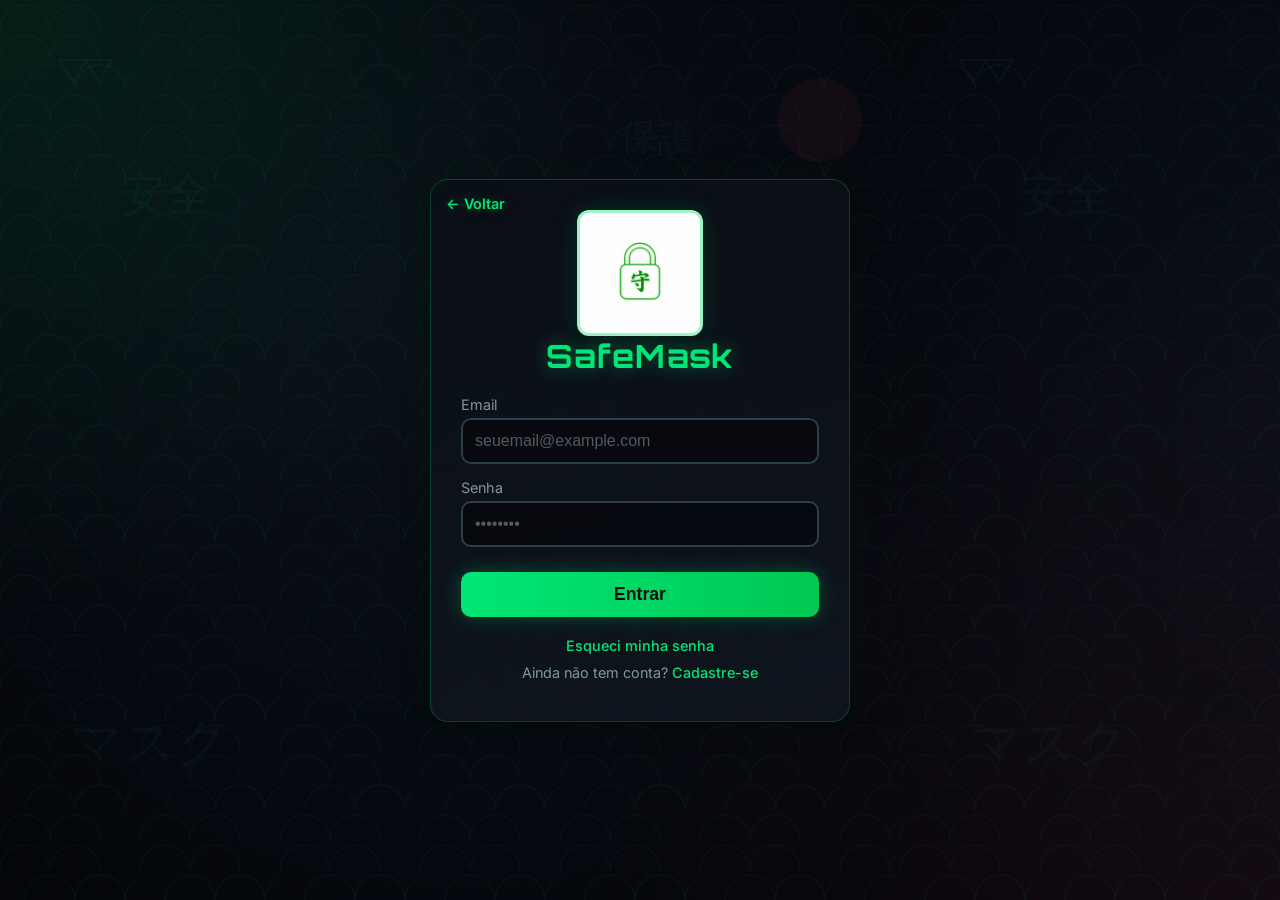
<file: frontend/html/documentos/censurados.html>
<!DOCTYPE html>
<html lang="pt-BR">
<head>
    <meta charset="UTF-8">
    <meta name="viewport" content="width=device-width, initial-scale=1.0">
    <title>SafeMask - Documentos Censurados</title>
    <link rel="preconnect" href="https://fonts.googleapis.com">
    <link rel="preconnect" href="https://fonts.gstatic.com" crossorigin>
    <link href="https://fonts.googleapis.com/css2?family=Orbitron:wght@500;700;800&family=Inter:wght@400;500;600;700&family=JetBrains+Mono:wght@400;600&display=swap" rel="stylesheet">
    <link rel="stylesheet" href="../../css/dashboard.css">
    <link rel="stylesheet" href="../../css/brand.css">
    <link rel="stylesheet" href="../../css/documentos/censurados.css?v=5">
</head>
<body>
    <div id="appShell"></div>
    <main class="content brand-main censored-content" id="appContent">
            <section class="panel panel-sig hero-panel reveal">
                <div class="panel-header">
                    <div>
                        <span class="panel-kicker">Fluxo concluido</span>
                        <h3>Documentos censurados do usuário</h3>
                        <p class="panel-subtitle">A lista abaixo é carregada com base no seu id de usuário e mostra a equipe, a data de censura e o acesso aos detalhes de cada documento.</p>
                    </div>
                    <div class="flow-pills">
                        <span class="pill ok" id="docsCountPill">0 documentos</span>
                    </div>
                </div>
            </section>

            <div id="docsActionMessage" class="docs-action-message" role="status" aria-live="polite" hidden></div>

            <section class="censored-layout">
                <article class="panel panel-sig docs-list-panel reveal">
                    <div class="panel-header">
                        <div>
                            <span class="panel-kicker">Lista</span>
                            <h3>Lista de documentos</h3>
                        </div>
                        <span class="panel-action" id="currentUserLabel">Usuário</span>
                    </div>
                    <div id="docsEmptyState" class="empty-state small">
                        <strong>Carregando documentos</strong>
                        <span>Aguarde enquanto buscamos os itens vinculados ao seu usuário.</span>
                    </div>
                    <div class="docs-list" id="docsList"></div>
                </article>

                <article class="panel panel-sig details-panel reveal">
                    <div class="panel-header">
                        <div>
                            <span class="panel-kicker">Preview</span>
                            <h3>Detalhes do documento</h3>
                        </div>
                        <span class="panel-action">preview e chave</span>
                    </div>

                    <div class="detail-empty" id="detailEmptyState">
                        <strong>Selecione um documento</strong>
                        <p>Escolha um item na lista para ver a preview do documento censurado e a identificação do documento.</p>
                    </div>

                    <div class="detail-shell" id="detailShell" hidden>
                        <div class="detail-meta">
                            <div>
                                <span class="highlight-label">Documento</span>
                                <strong id="detailTitle">-</strong>
                            </div>
                            <div>
                                <span class="highlight-label">Equipe</span>
                                <strong id="detailTeam">-</strong>
                            </div>
                            <div>
                                <span class="highlight-label">Data de censura</span>
                                <strong id="detailDate">-</strong>
                            </div>
                        </div>

                        <div class="preview-frame-wrap">
                            <iframe id="detailPreviewFrame" title="Preview do documento censurado"></iframe>
                            <div class="preview-fallback" id="detailPreviewFallback">
                                <strong>Preview indisponível</strong>
                                <p>Quando o arquivo puder ser renderizado, ele aparecerá aqui. Enquanto isso, você ainda pode conferir os metadados e os metadados.</p>
                            </div>
                        </div>

                        <div class="detail-grid">
                            <div class="detail-card">
                                <span class="highlight-label">Nível de segurança</span>
                                <strong id="detailSecurity">-</strong>
                            </div>
                            <div class="detail-card">
                                <span class="highlight-label">Identificador</span>
                                <code id="detailCryptoKey">-</code>
                            </div>
                        </div>

                        <div class="modal-actions detail-actions">
                            <button type="button" class="ghost-button" id="undoRedactionBtn">Descensurar</button>
                            <button type="button" class="ghost-button" id="closeDetailsBtn">Fechar detalhes</button>
                        </div>
                    </div>
                </article>
            </section>
    </main>

    <div id="deleteDocModal" class="doc-modal" role="presentation" hidden>
        <section class="doc-modal__panel" role="dialog" aria-modal="true" aria-labelledby="deleteDocTitle">
            <span class="panel-kicker">Ação permanente</span>
            <h2 id="deleteDocTitle">Excluir documento?</h2>
            <p>O documento <strong id="deleteDocName"></strong> será removido desta equipe. Se outra equipe ainda usar os mesmos arquivos, eles serão preservados para essa equipe.</p>
            <p id="deleteDocError" class="doc-modal__error" role="alert"></p>
            <div class="doc-modal__actions">
                <button type="button" class="ghost-button" id="cancelDeleteDocBtn">Cancelar</button>
                <button type="button" class="danger-button" id="confirmDeleteDocBtn">Excluir documento</button>
            </div>
        </section>
    </div>

    <script>window.APP_SHELL = { acoes: [{ id: 'goToUploadBtn', texto: 'Novo Upload' }] };</script>
    <script src="../../js/session.js"></script>
    <script src="../../js/app-shell.js"></script>
    <script src="../../js/config.js?v=3"></script>
    <script src="../../js/documentos/censurados.js?v=4"></script>
    <script src="../../js/brand.js?v=3"></script>
</body>
</html>
</file>
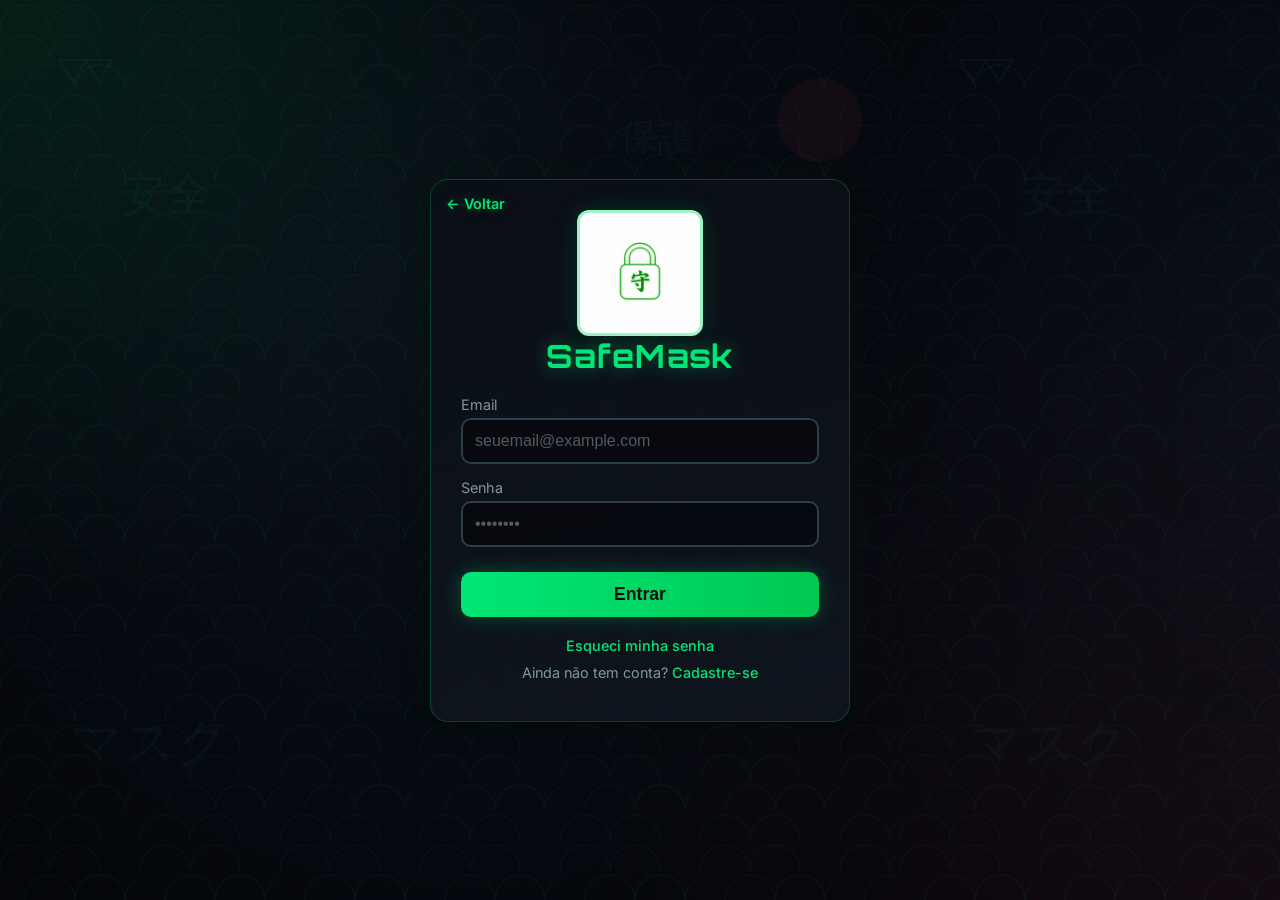
<file: frontend/html/documentos/censurar.html>
<!DOCTYPE html>
<html lang="pt-BR">
<head>
    <meta charset="UTF-8">
    <meta name="viewport" content="width=device-width, initial-scale=1.0">
    <title>SafeMask - Censurar Documento</title>
    <link rel="preconnect" href="https://fonts.googleapis.com">
    <link rel="preconnect" href="https://fonts.gstatic.com" crossorigin>
    <link href="https://fonts.googleapis.com/css2?family=Orbitron:wght@500;700;800&family=Inter:wght@400;500;600;700&family=JetBrains+Mono:wght@400;600&display=swap" rel="stylesheet">
    <link rel="stylesheet" href="../../css/dashboard.css">
    <link rel="stylesheet" href="../../css/brand.css">
    <link rel="stylesheet" href="../../css/documentos/censurar.css">
</head>
<body>
    <div id="appShell"></div>
    <main class="content brand-main censor-content" id="appContent">
            <section class="panel panel-sig censor-hero reveal">
                <div class="panel-header">
                    <div>
                        <span class="panel-kicker">Fluxo privado</span>
                        <h3>Envie o documento e avance para a censura</h3>
                        <p class="panel-subtitle">O sistema gera e armazena uma cópia censurada, além do original para usuários autorizados. Os arquivos não são criptografados em repouso; o acesso é controlado pela aplicação.</p>
                    </div>
                    <div class="flow-pills">
                        <span class="pill ok">1. Envio</span>
                        <span class="pill wait">2. Preview</span>
                        <span class="pill wait">3. Equipes</span>
                        <span class="pill wait">4. Salvamento</span>
                    </div>
                </div>
            </section>

            <section class="panel upload-stage reveal" id="uploadStep">
                <article class="panel upload-panel">
                    <div class="panel-header">
                        <h3>Enviar documento</h3>
                        <span class="panel-action">Somente PDF</span>
                    </div>

                    <label class="dropzone" id="dropzone">
                        <input type="file" id="documentInput" accept=".pdf,application/pdf" hidden>
                        <div class="dropzone-prompt" id="dropzonePrompt">
                            <div class="dropzone-icon">⬆</div>
                            <strong>Arraste o arquivo aqui</strong>
                            <span>ou clique para selecionar do seu computador</span>
                            <small>O arquivo é processado para gerar a versão censurada; o original permanece disponível a usuários autorizados.</small>
                        </div>
                        <div class="file-summary dropzone-summary" id="fileSummary">
                            <div class="empty-state small">
                                <strong>Nenhum arquivo selecionado</strong>
                                <span>Escolha um documento para iniciar o fluxo de censura.</span>
                            </div>
                        </div>
                        <button type="button" class="ghost-button" id="pickFileBtn">Escolher arquivo</button>
                    </label>

                    <div class="modal-actions upload-actions">
                        <button type="button" class="ghost-button" id="goToDashboardBtnInline">Cancelar</button>
                        <button type="button" class="cta-censor" id="censorStartBtn" disabled>Censurar</button>
                    </div>
                </article>
            </section>

            <section class="panel loading-stage" id="loadingStep" hidden>
                <article class="loading-card">
                    <div class="loading-header">
                        <div>
                            <p class="panel-kicker">Processando</p>
                            <h3>Aplicando censura no documento</h3>
                            <p class="panel-subtitle">Estamos analisando o arquivo, marcando os trechos sensíveis e preparando a versão protegida para revisão.</p>
                        </div>
                        <span class="pill wait" id="loadingStepLabel">0%</span>
                    </div>

                    <div class="loading-scanner">
                        <div class="loading-page">
                            <div class="loading-page-top">
                                <span class="page-tag" id="loadingFileName">Arquivo carregado</span>
                                <span class="page-tag muted">Censura em andamento</span>
                            </div>

                            <div class="loading-document">
                                <div class="mock-line short"></div>
                                <div class="mock-line"></div>
                                <div class="mock-line"></div>
                                <div class="mock-highlight loading-highlight highlight-one"></div>
                                <div class="mock-line wide"></div>
                                <div class="mock-highlight loading-highlight highlight-two"></div>
                                <div class="mock-line"></div>
                                <div class="mock-line short"></div>
                                <div class="loading-scanline"></div>
                            </div>
                        </div>

                        <div class="loading-status">
                            <div class="loading-badge active">1. Envio validado</div>
                            <div class="loading-badge active">2. Varredura de texto</div>
                            <div class="loading-badge" id="loadingBadgeRedaction">3. Tarjas e marcações</div>
                            <div class="loading-badge" id="loadingBadgeTeams">4. Preparando equipes</div>
                        </div>
                    </div>
                </article>
            </section>

            <section class="censor-review" id="reviewStep" hidden>
                <div class="review-layout">
                    <article class="panel preview-panel">
                        <div class="panel-header">
                            <h3>Preview do documento</h3>
                            <span class="panel-action">layout visual</span>
                        </div>

                        <div class="document-preview">
                            <div class="page-frame">
                                <div class="page-topbar">
                                    <span class="page-tag" id="previewFileName">Arquivo nao carregado</span>
                                    <span class="page-tag muted">Pagina 1</span>
                                </div>

                                <div class="mock-document">
                                    <div class="mock-line short"></div>
                                    <div class="mock-line"></div>
                                    <div class="mock-line"></div>
                                    <div class="mock-highlight highlight-one"></div>
                                    <div class="mock-line wide"></div>
                                    <div class="mock-highlight highlight-two"></div>
                                    <div class="mock-line"></div>
                                    <div class="mock-line short"></div>
                                </div>
                            </div>

                            <div class="preview-footer">
                                <div>
                                    <span class="highlight-label">Estado</span>
                                    <strong>Pronto para revisao manual</strong>
                                </div>
                                <p>Quando a IA for integrada, os dados sensiveis detectados vao aparecer aqui como marcacoes editaveis.</p>
                            </div>

                            <div class="file-summary" id="fileSummaryReview">
                                <div class="empty-state small">
                                    <strong>Nenhum arquivo selecionado</strong>
                                    <span>Escolha um documento para iniciar o fluxo de censura.</span>
                                </div>
                            </div>

                            <div class="modal-actions">
                                <button type="button" class="ghost-button" id="cancelUploadBtn">Selecionar outro arquivo</button>
                            </div>
                        </div>
                    </article>

                    <div class="review-sidebar">
                        <article class="panel team-panel">
                            <div class="panel-header">
                                <h3>Equipes para associar</h3>
                                <span class="panel-action">multiselecao</span>
                            </div>
                            <p class="panel-subtitle">Selecione as equipes que devem receber acesso ao documento censurado.</p>

                            <div class="team-picker" id="teamPicker"></div>

                            <div class="selection-summary">
                                <strong id="selectedTeamsCount">0 equipes selecionadas</strong>
                                <p id="selectedTeamsNames">Escolha as equipes para este documento fazer parte.</p>
                            </div>
                        </article>

                        <article class="panel save-panel">
                            <div class="panel-header">
                                <h3>Salvar documento censurado</h3>
                                <span class="panel-action">acesso controlado</span>
                            </div>

                            <div class="save-form">
                                <label class="field field-full">
                                    <span>Nome final do documento</span>
                                    <input type="text" id="docTitleInput" placeholder="Documento_Censurado.pdf">
                                </label>

                                <label class="field field-full">
                                    <span>Nivel de seguranca</span>
                                    <select id="securityLevelInput">
                                        <option value="1">Basico</option>
                                        <option value="2">Protecao media</option>
                                        <option value="3" selected>Protecao alta</option>
                                        <option value="4">Protecao maxima</option>
                                    </select>
                                </label>

                                <label class="field field-full">
                                    <span>Observacoes internas</span>
                                    <textarea id="docNotesInput" rows="4" placeholder="Detalhe o que deve ser preservado, redigido ou revisado antes de salvar."></textarea>
                                </label>
                            </div>

                            <div class="security-note">
                                <strong>Regra de privacidade</strong>
                                <p>A versão censurada e o original são armazenados como arquivos PDF sem criptografia em repouso. O acesso aos arquivos é controlado pela aplicação.</p>
                            </div>

                            <div class="modal-actions">
                                <button type="button" class="ghost-button" id="cancelReviewBtn">Voltar</button>
                                <button type="button" class="cta-censor" id="saveCensoredDocBtn">Salvar documento censurado</button>
                            </div>
                        </article>
                    </div>
                </div>
            </section>
    </main>

    <script>window.APP_SHELL = { acoes: [{ id: 'goToDashboardBtn', texto: 'Voltar ao Dashboard' }] };</script>
    <script src="../../js/session.js"></script>
    <script src="../../js/app-shell.js"></script>
    <script src="../../js/config.js"></script>
    <script src="../../js/documentos/censurar.js"></script>
    <script src="../../js/brand.js"></script>
</body>
</html>
</file>
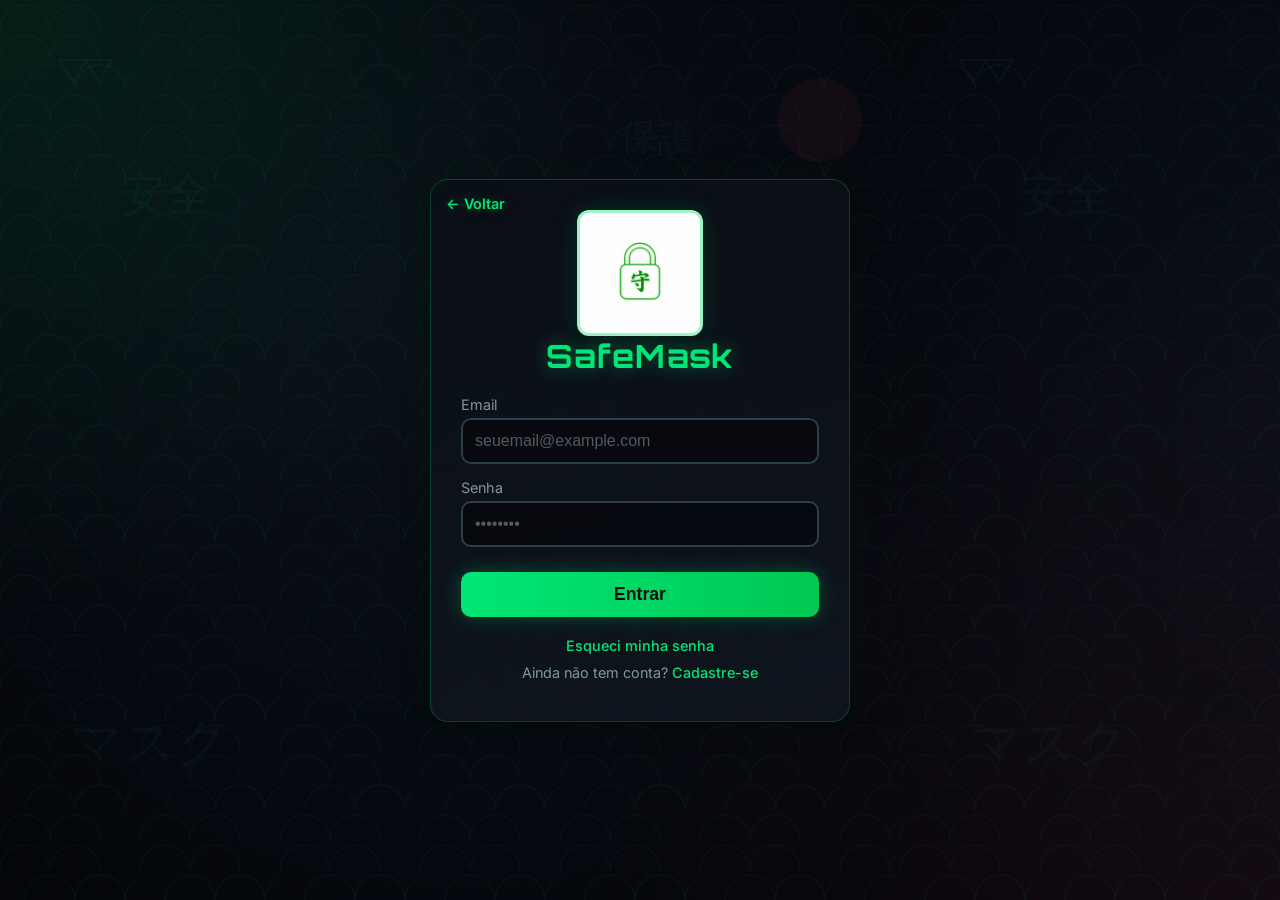
<file: frontend/html/documentos/descensura.html>
<!DOCTYPE html>
<html lang="pt-BR">
<head>
    <meta charset="UTF-8">
    <meta name="viewport" content="width=device-width, initial-scale=1.0">
    <title>SafeMask - Descensura</title>
    <link rel="preconnect" href="https://fonts.googleapis.com">
    <link rel="preconnect" href="https://fonts.gstatic.com" crossorigin>
    <link href="https://fonts.googleapis.com/css2?family=Orbitron:wght@500;700;800&family=Inter:wght@400;500;600;700&family=JetBrains+Mono:wght@400;600&display=swap" rel="stylesheet">
    <link rel="stylesheet" href="../../css/dashboard.css">
    <link rel="stylesheet" href="../../css/brand.css">
    <link rel="stylesheet" href="../../css/documentos/censurados.css?v=5">
    <link rel="stylesheet" href="../../css/documentos/descensura.css">
</head>
<body>
    <div id="appShell"></div>
    <main class="content brand-main descensura-content" id="appContent">
            <section class="panel panel-sig descensura-hero reveal">
                <div class="panel-header">
                    <div>
                        <span class="panel-kicker">Documento autorizado</span>
                        <h3 id="docTitle">Carregando documento</h3>
                        <p class="panel-subtitle" id="docSubtitle">Buscando os dados do documento selecionado.</p>
                    </div>
                    <span class="pill ok" id="docAccessLabel">Com acesso</span>
                </div>
            </section>

            <section class="descensura-layout">
                <article class="panel panel-sig descensura-preview-panel reveal">
                    <div class="panel-header">
                        <div>
                            <span class="panel-kicker">Preview</span>
                            <h3>Preview</h3>
                        </div>
                        <span class="panel-action" id="docTeamLabel">Equipe</span>
                    </div>

                    <div class="preview-frame-wrap">
                        <iframe id="docPreviewFrame" title="Preview do documento"></iframe>
                        <div class="preview-fallback" id="docPreviewFallback">
                            <strong>Carregando preview</strong>
                            <p>O documento autorizado está sendo preparado para visualização.</p>
                        </div>
                    </div>
                </article>

                <article class="panel panel-sig descensura-detail-panel reveal">
                    <div class="panel-header">
                        <div>
                            <span class="panel-kicker">Detalhes</span>
                            <h3>Informações</h3>
                        </div>
                        <span class="panel-action">descensura</span>
                    </div>

                    <div class="descensura-meta" id="docMeta">
                        <div>
                            <span class="highlight-label">Equipe</span>
                            <strong id="metaTeam">-</strong>
                        </div>
                        <div>
                            <span class="highlight-label">Autor</span>
                            <strong id="metaAuthor">-</strong>
                        </div>
                        <div>
                            <span class="highlight-label">Criação</span>
                            <strong id="metaDate">-</strong>
                        </div>
                        <div>
                            <span class="highlight-label">Tamanho</span>
                            <strong id="metaSize">-</strong>
                        </div>
                        <div>
                            <span class="highlight-label">Nível</span>
                            <strong id="metaLevel">-</strong>
                        </div>
                        <div>
                            <span class="highlight-label">Status</span>
                            <strong id="metaStatus">-</strong>
                        </div>
                    </div>

                    <div class="detail-card crypto-card">
                        <span class="highlight-label">Chave criptografica</span>
                        <code id="metaKey">-</code>
                    </div>

                    <div class="modal-actions detail-actions">
                        <button type="button" class="ghost-button" id="openCensoredBtn">Abrir documento censurado</button>
                        <button type="button" class="ghost-button" id="viewOriginalBtn" aria-pressed="false" hidden>Ver arquivo original</button>
                        <button type="button" class="cta-censor" id="startRedactionBtn">Iniciar descensura</button>
                    </div>
                </article>
            </section>
    </main>

    <script>window.APP_SHELL = { acoes: [{ id: 'backToDocumentsBtn', texto: 'Voltar' }] };</script>
    <script src="../../js/session.js"></script>
    <script src="../../js/app-shell.js"></script>
    <script src="../../js/config.js?v=3"></script>
    <script src="../../js/documentos/descensura.js?v=4"></script>
    <script src="../../js/brand.js?v=3"></script>
</body>
</html>
</file>
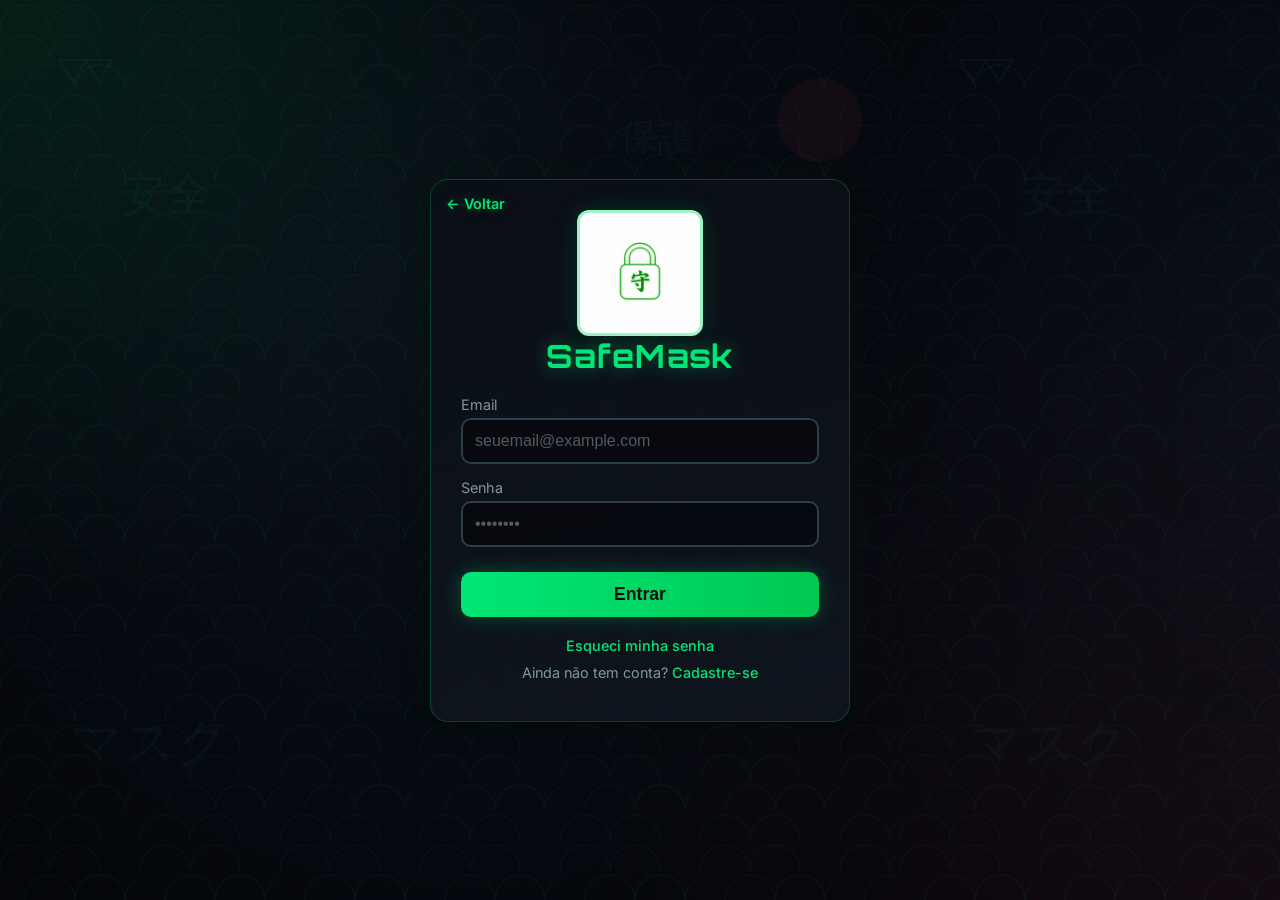
<file: frontend/html/equipes/detalhe.html>
<!DOCTYPE html>
<html lang="pt-BR">
<head>
    <meta charset="UTF-8">
    <meta name="viewport" content="width=device-width, initial-scale=1.0">
    <title>SafeMask - Detalhe da Equipe</title>
    <link rel="preconnect" href="https://fonts.googleapis.com">
    <link rel="preconnect" href="https://fonts.gstatic.com" crossorigin>
    <link href="https://fonts.googleapis.com/css2?family=Orbitron:wght@500;700;800&family=Inter:wght@400;500;600;700&family=JetBrains+Mono:wght@400;600&display=swap" rel="stylesheet">
    <link rel="stylesheet" href="../../css/dashboard.css">
    <link rel="stylesheet" href="../../css/brand.css">
    <link rel="stylesheet" href="../../css/equipes/equipes.css">
</head>
<body>
    <div id="appShell"></div>
    <main class="content brand-main" id="appContent">
            <section class="panel panel-sig team-detail-panel reveal">
                <div class="panel-header">
                    <div>
                        <span class="panel-kicker">Equipe</span>
                        <h3 id="detailTeamName">Equipe</h3>
                        <p class="panel-subtitle" id="detailTeamDescription">Descricao da equipe</p>
                    </div>
                    <div class="team-header-actions"><button id="editTeam" class="team-button team-button-edit" type="button"><span aria-hidden="true">✎</span> Editar dados</button> <button id="addTeamMember" class="team-button team-button-add" type="button"><span aria-hidden="true">＋</span> Adicionar membro</button> <button id="deleteTeam" class="team-button team-button-danger" type="button"><span aria-hidden="true">×</span> Excluir equipe</button> <a href="equipes.html" class="team-button team-button-back">Voltar para equipes</a></div>
                </div>

                <div class="detail-summary">
                    <div>
                        <span class="highlight-label">Criada em</span>
                        <strong id="detailCreatedAt">-</strong>
                    </div>
                    <div>
                        <span class="highlight-label">Membros</span>
                        <strong id="detailTotalMembers">0</strong>
                    </div>
                    <div>
                        <span class="highlight-label">Documentos</span>
                        <strong id="detailTotalDocs">0</strong>
                    </div>
                </div>
            </section>

            <section class="grid-panels detail-grid">
                <article class="panel panel-sig reveal">
                    <div class="panel-header">
                        <span class="panel-kicker">Membros</span>
                        <h3>Membros da Equipe</h3>
                        <span class="panel-action">ordenados por cargo</span>
                    </div>
                    <ul class="member-list detail-member-list" id="detailMemberList">
                        <li class="empty-state">
                            <strong>Carregando membros</strong>
                            <span>Aguarde enquanto buscamos os dados da equipe.</span>
                        </li>
                    </ul>
                </article>

                <article class="panel panel-sig team-docs-panel reveal">
                    <div class="panel-header">
                        <div>
                            <span class="panel-kicker">Documentos</span>
                            <h3>Documentos da Equipe</h3>
                            <p class="panel-subtitle">Verde significa que o usuário pode descensurar; vermelho significa que o documento está fora do seu alcance direto.</p>
                        </div>
                        <span class="panel-action" id="teamDocsCount">0 documentos</span>
                    </div>
                    <ul class="team-doc-list" id="detailDocumentList">
                        <li class="empty-state">
                            <strong>Carregando documentos</strong>
                            <span>Aguarde enquanto buscamos os documentos desta equipe.</span>
                        </li>
                    </ul>
                </article>
            </section>
    </main>

    <div id="teamActionMessage" class="team-action-message" role="status" aria-live="polite" hidden></div>

    <div class="modal-overlay" id="editTeamModal" aria-hidden="true">
        <section class="modal-card team-action-modal" role="dialog" aria-modal="true" aria-labelledby="editTeamModalTitle">
            <div class="modal-header">
                <div><span class="panel-kicker">Equipe</span><h3 id="editTeamModalTitle">Editar nome da equipe</h3><p>Atualize o nome exibido para os membros.</p></div>
                <button class="icon-button" type="button" data-close-team-modal="editTeamModal" aria-label="Fechar">×</button>
            </div>
            <form id="editTeamForm" class="modal-form">
                <label class="field"><span>Nome da equipe</span><input id="editTeamName" name="nome" type="text" maxlength="120" required></label>
                <div class="modal-actions"><button class="ghost-button" type="button" data-close-team-modal="editTeamModal">Cancelar</button><button class="cta-censor" type="submit">Salvar alterações</button></div>
            </form>
        </section>
    </div>

    <div class="modal-overlay" id="addTeamMemberModal" aria-hidden="true">
        <section class="modal-card team-action-modal" role="dialog" aria-modal="true" aria-labelledby="addTeamMemberModalTitle">
            <div class="modal-header">
                <div><span class="panel-kicker">Membros</span><h3 id="addTeamMemberModalTitle">Adicionar membros</h3><p>Pesquise usuários da organização e selecione mais de uma pessoa.</p></div>
                <button class="icon-button" type="button" data-close-team-modal="addTeamMemberModal" aria-label="Fechar">×</button>
            </div>
            <div class="field field-search"><span>Pesquisar por nome ou e-mail</span><input id="teamMemberSearch" type="search" placeholder="Digite para pesquisar" autocomplete="off"></div>
            <div class="modal-columns team-member-columns">
                <section class="candidate-card"><h4>Usuários disponíveis</h4><ul class="candidate-list" id="teamMemberCandidates"><li class="empty-state small"><strong>Carregando usuários</strong><span>Aguarde enquanto buscamos os candidatos.</span></li></ul></section>
                <section class="selected-card"><h4>Selecionados <span id="teamSelectedCount">0</span></h4><div class="selected-pills" id="teamSelectedMembers"><span class="empty-chip">Nenhum usuário selecionado</span></div></section>
            </div>
            <div class="modal-actions"><button class="ghost-button" type="button" data-close-team-modal="addTeamMemberModal">Cancelar</button><button class="cta-censor" id="confirmAddTeamMembers" type="button" disabled>Adicionar selecionados</button></div>
        </section>
    </div>

    <div class="modal-overlay" id="deleteTeamModal" aria-hidden="true">
        <section class="modal-card team-action-modal team-delete-modal" role="dialog" aria-modal="true" aria-labelledby="deleteTeamModalTitle">
            <div class="modal-header">
                <div><span class="panel-kicker">Confirmação</span><h3 id="deleteTeamModalTitle">Excluir equipe</h3><p>Esta ação não pode ser desfeita.</p></div>
                <button class="icon-button" type="button" data-close-team-modal="deleteTeamModal" aria-label="Fechar">×</button>
            </div>
            <p>Confirma a exclusão da equipe <strong id="deleteTeamName"></strong>? A operação será bloqueada se houver documentos vinculados.</p>
            <div class="modal-actions"><button class="ghost-button" type="button" data-close-team-modal="deleteTeamModal">Cancelar</button><button class="cta-censor team-danger-button" id="confirmDeleteTeam" type="button">Excluir equipe</button></div>
        </section>
    </div>

    <div class="modal-overlay" id="editMemberModal" aria-hidden="true">
        <section class="modal-card team-action-modal" role="dialog" aria-modal="true" aria-labelledby="editMemberModalTitle">
            <div class="modal-header">
                <div><span class="panel-kicker">Membros</span><h3 id="editMemberModalTitle">Alterar cargo</h3><p>Escolha o novo cargo para este membro.</p></div>
                <button class="icon-button" type="button" data-close-team-modal="editMemberModal" aria-label="Fechar">×</button>
            </div>
            <p class="modal-member-context" id="editMemberName"></p>
            <label class="field"><span>Novo cargo</span><select id="editMemberRole" required></select></label>
            <p id="editMemberError" class="team-modal-error" role="alert" hidden></p>
            <div class="modal-actions"><button class="ghost-button" type="button" data-close-team-modal="editMemberModal">Cancelar</button><button class="cta-censor" id="confirmEditMember" type="button">Salvar cargo</button></div>
        </section>
    </div>

    <div class="modal-overlay" id="removeMemberModal" aria-hidden="true">
        <section class="modal-card team-action-modal" role="dialog" aria-modal="true" aria-labelledby="removeMemberModalTitle">
            <div class="modal-header">
                <div><span class="panel-kicker">Confirmação</span><h3 id="removeMemberModalTitle">Remover membro</h3><p>O vínculo será removido da equipe.</p></div>
                <button class="icon-button" type="button" data-close-team-modal="removeMemberModal" aria-label="Fechar">×</button>
            </div>
            <p>Deseja remover <strong id="removeMemberName"></strong>? Vínculos com documentos não podem ser removidos.</p>
            <p id="removeMemberError" class="team-modal-error" role="alert" hidden></p>
            <div class="modal-actions"><button class="ghost-button" type="button" data-close-team-modal="removeMemberModal">Cancelar</button><button class="cta-censor team-danger-button" id="confirmRemoveMember" type="button">Remover membro</button></div>
        </section>
    </div>

    <script>window.APP_SHELL = { crumb: { id: 'teamNameHeader', texto: 'Equipe' }, subtitulo: { id: 'teamSubtitle', texto: 'Carregando...' } };</script>
    <script src="../../js/session.js"></script>
    <script src="../../js/app-shell.js"></script>
    <script src="../../js/config.js"></script>
    <script src="../../js/equipes/detalhe.js"></script>
    <script src="../../js/brand.js"></script>
</body>
</html>
</file>
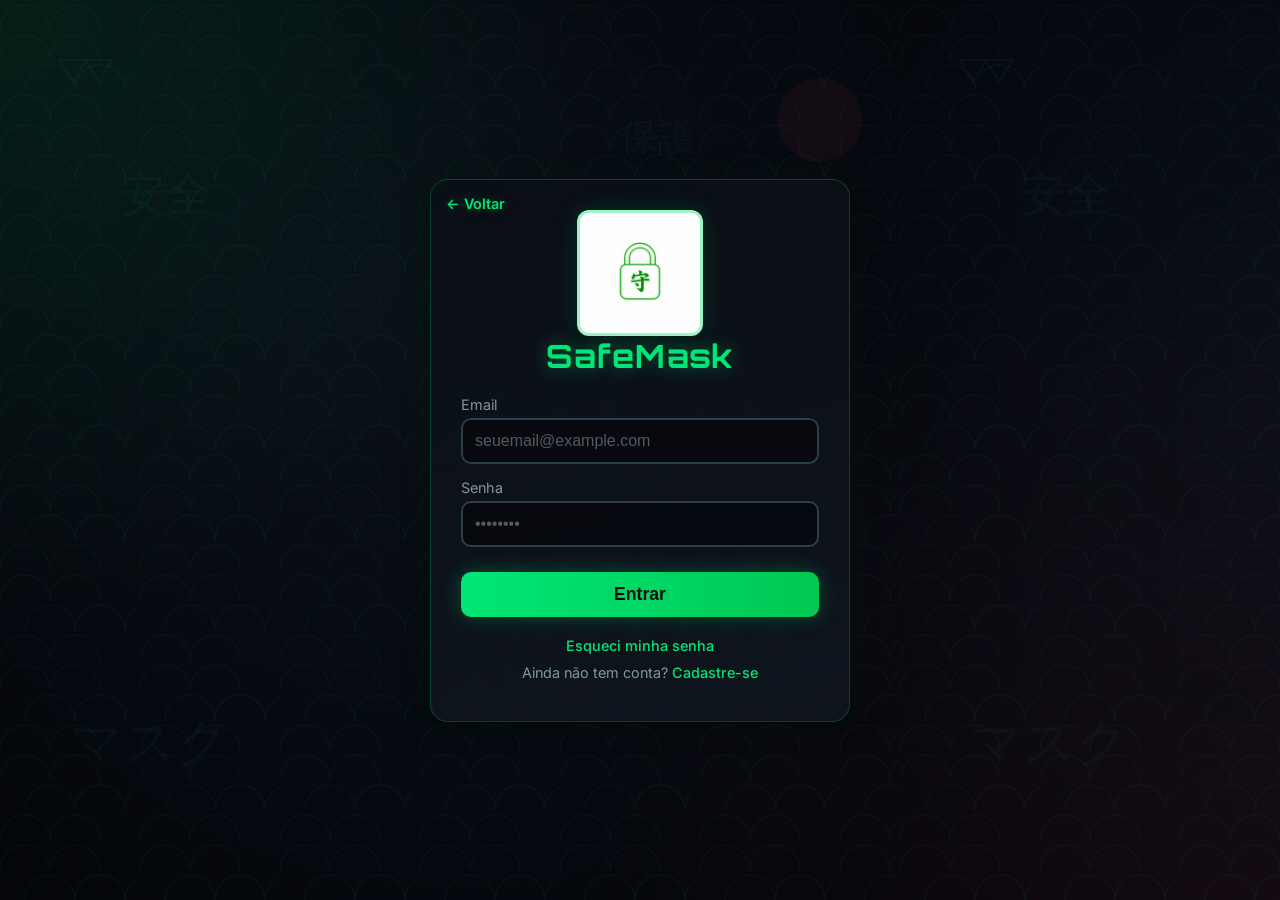
<file: frontend/html/equipes/equipes.html>
<!DOCTYPE html>
<html lang="pt-BR">
<head>
    <meta charset="UTF-8">
    <meta name="viewport" content="width=device-width, initial-scale=1.0">
    <title>SafeMask - Equipes</title>
    <link rel="preconnect" href="https://fonts.googleapis.com">
    <link rel="preconnect" href="https://fonts.gstatic.com" crossorigin>
    <link href="https://fonts.googleapis.com/css2?family=Orbitron:wght@500;700;800&family=Inter:wght@400;500;600;700&family=JetBrains+Mono:wght@400;600&display=swap" rel="stylesheet">
    <link rel="stylesheet" href="../../css/dashboard.css">
    <link rel="stylesheet" href="../../css/brand.css">
    <link rel="stylesheet" href="../../css/equipes/equipes.css">
</head>
<body>
    <div id="appShell"></div>
    <main class="content brand-main" id="appContent">
            <section class="brand-head reveal">
                <div class="brand-kicker-row">
                    <span class="kicker">Equipes</span>
                    <span class="live-dot"></span>
                </div>
                <h2>Gerenciar Equipes</h2>
                <p class="subtitle">Crie equipes, adicione membros e navegue pelos detalhes com o mesmo padrao do dashboard.</p>
            </section>

            <section class="metrics">
                <article class="metric-card metric-priority reveal">
                    <p>Total de Equipes</p>
                    <h3 data-count="0" id="metricTotalEquipes">0</h3>
                    <span class="metric-delta up">equipes vinculadas</span>
                </article>
                <article class="metric-card reveal">
                    <p>Membros Vinculados</p>
                    <h3 data-count="0" id="metricTotalMembros">0</h3>
                    <span class="metric-delta up">usuarios em suas equipes</span>
                </article>
                <article class="metric-card reveal">
                    <p>Documentos nas Equipes</p>
                    <h3 data-count="0" id="metricTotalDocumentos">0</h3>
                    <span class="metric-delta up">arquivos relacionados</span>
                </article>
                <article class="metric-card reveal">
                    <p>Equipe em Destaque</p>
                    <h3 id="metricEquipeMaiorNome">0</h3>
                    <span class="metric-delta up" id="metricEquipeMaior">maior equipe indisponivel</span>
                </article>
            </section>

            <section class="panel panel-sig team-hero reveal">
                <div class="panel-header">
                    <div>
                        <span class="panel-kicker">Resumo</span>
                        <h3>Resumo das Equipes</h3>
                        <p class="panel-subtitle">Clique em uma equipe para abrir a pagina de detalhe com nome, descricao e membros ordenados por cargo.</p>
                    </div>
                    <a href="../dashboard.html" class="panel-action">Voltar ao painel</a>
                </div>

                <div class="hero-summary">
                    <div>
                        <span class="highlight-label">Equipe com mais membros</span>
                        <strong id="heroTeamName">Nenhuma equipe</strong>
                    </div>
                    <div>
                        <span class="highlight-label">Quantidade de membros</span>
                        <strong id="heroTeamMembers">0</strong>
                    </div>
                    <div>
                        <span class="highlight-label">Membros sugeridos</span>
                        <strong id="heroSuggestedCount">0</strong>
                    </div>
                </div>
            </section>

            <section class="panel panel-sig add-team-panel reveal" data-cargo-min="supervisor">
                <div class="panel-header">
                    <div>
                        <span class="panel-kicker">Nova</span>
                        <h3>Adicionar Equipe</h3>
                        <p class="panel-subtitle">Nome, descricao e membros ficam prontos antes de salvar.</p>
                    </div>
                    <button type="button" class="panel-action-button" id="btnOpenCreateTeamInline">Abrir cadastro</button>
                </div>
                <p class="add-team-hint">Use o botao para abrir o formulario completo e montar a nova equipe sem sair da pagina.</p>
            </section>

            <div id="teamActionMessage" class="team-action-message" role="status" aria-live="polite" hidden></div>

            <section class="grid-panels equipes-grid">
                <article class="panel panel-sig reveal">
                    <div class="panel-header">
                        <div>
                            <span class="panel-kicker">Suas Equipes</span>
                            <h3>Suas Equipes</h3>
                        </div>
                        <span class="panel-action">Abrir detalhes</span>
                    </div>
                    <ul class="equipes-list" id="teamList">
                        <li class="empty-state">
                            <strong>Nenhuma equipe encontrada</strong>
                            <span>adicione a primeira equipe para visualizar os detalhes</span>
                        </li>
                    </ul>
                </article>

                <article class="panel panel-sig reveal">
                    <div class="panel-header">
                        <div>
                            <span class="panel-kicker">Distribuicao</span>
                            <h3>Distribuicao por Equipe</h3>
                        </div>
                        <span class="panel-action">por membros</span>
                    </div>
                    <div class="bar-chart" id="teamChart">
                        <p class="empty-message">Sem dados para exibir.</p>
                    </div>
                </article>
            </section>
    </main>

    <div class="modal-overlay" id="createTeamModal" aria-hidden="true" data-cargo-min="supervisor">
        <div class="modal-card">
            <div class="modal-header">
                <div>
                    <h3>Adicionar Equipe</h3>
                    <p>Informe nome, descricao e selecione os membros.</p>
                </div>
                <button type="button" class="icon-button" id="closeCreateTeamModal" aria-label="Fechar modal">×</button>
            </div>

            <form id="createTeamForm" class="modal-form">
                <div class="form-grid">
                    <label class="field">
                        <span>Nome da equipe</span>
                        <input type="text" id="teamNameInput" maxlength="120" placeholder="Ex.: Operações" required>
                    </label>

                    <label class="field field-full">
                        <span>Descricao</span>
                        <textarea id="teamDescriptionInput" rows="4" maxlength="500" placeholder="Explique o objetivo da equipe"></textarea>
                    </label>
                </div>

                <div class="modal-columns">
                    <section class="candidate-card">
                        <div class="panel-header">
                            <h3>Membros sugeridos</h3>
                            <span class="panel-action">compartilham equipe com voce</span>
                        </div>
                        <ul class="candidate-list" id="suggestedMembersList">
                            <li class="empty-state small">
                                <strong>Nenhum membro sugerido</strong>
                                <span>as pessoas aparecerão aqui automaticamente</span>
                            </li>
                        </ul>
                    </section>

                    <section class="candidate-card">
                        <div class="panel-header">
                            <h3>Pesquisar usuarios</h3>
                            <span class="panel-action">sem vinculo com sua equipe</span>
                        </div>
                        <label class="field field-search">
                            <span>Buscar</span>
                            <input type="search" id="userSearchInput" placeholder="Nome ou e-mail">
                        </label>
                        <ul class="candidate-list" id="availableUsersList">
                            <li class="empty-state small">
                                <strong>Sem resultados</strong>
                                <span>digite para encontrar usuarios cadastrados</span>
                            </li>
                        </ul>
                    </section>
                </div>

                <section class="selected-card">
                    <div class="panel-header">
                        <h3>Membros selecionados</h3>
                        <span class="panel-action" id="selectedMemberCount">0 selecionados</span>
                    </div>
                    <div class="selected-pills" id="selectedMembersList">
                        <span class="empty-chip">Nenhum membro selecionado</span>
                    </div>
                </section>

                <div class="modal-actions">
                    <button type="button" class="ghost-button" id="cancelCreateTeam">Cancelar</button>
                    <button type="submit" class="cta-censor">Salvar equipe</button>
                </div>
            </form>
        </div>
    </div>

    <script>
        window.SAFE_MASK_TEAM_OVERVIEW = window.SAFE_MASK_TEAM_OVERVIEW || {};
    </script>

    <script>window.APP_SHELL = { acoes: [{ id: 'btnOpenCreateTeam', texto: 'Adicionar Equipe', cargo: 'supervisor' }] };</script>
    <script src="../../js/session.js"></script>
    <script src="../../js/app-shell.js"></script>
    <script src="../../js/config.js"></script>
    <script src="../../js/equipes/equipes.js"></script>
    <script src="../../js/brand.js"></script>
</body>
</html>
</file>
<file: frontend/css/styles.css>
* {
    margin: 0;
    padding: 0;
    box-sizing: border-box;
}

:root {
    --primary: #00e676;
    --primary-strong: #00c853;
    --bg: #05070c;
    --surface: #0b0f16;
    --surface-2: #10161f;
    --gray: #9db4a9;
    --black: #05070d;
    --white: #e6f7ff;
    --muted: #8aa3b8;
    --line: rgba(0, 230, 118, 0.2);
    --shadow: 0 4px 6px rgba(0, 0, 0, 0.3);
}

body {
    font-family: "Inter", -apple-system, BlinkMacSystemFont, 'Segoe UI', Roboto, sans-serif;
    line-height: 1.6;
    color: var(--white);
    background-color: var(--bg);
    background-image:
        radial-gradient(circle at top left, rgba(0, 230, 118, 0.07), transparent 40%),
        radial-gradient(circle at bottom right, rgba(255, 59, 92, 0.05), transparent 45%),
        url('../images/bg/noir-japanese.svg');
    background-size: auto, auto, 900px 900px;
    background-attachment: fixed;
}

.container {
    max-width: 1200px;
    margin: 0 auto;
    padding: 0 20px;
}

/* Header */
.header {
    position: fixed;
    top: 0;
    left: 0;
    right: 0;
    background: rgba(10, 14, 23, 0.8);
    backdrop-filter: blur(10px);
    border-bottom: 1px solid var(--line);
    box-shadow: var(--shadow);
    z-index: 1000;
    padding: 1rem 0;
}

.header .container {
    display: flex;
    align-items: center;
    justify-content: space-between;
}

.header h1 {
    font-family: "Orbitron", sans-serif;
    color: var(--primary);
    font-size: 1.3rem;
    text-shadow: 0 0 14px rgba(0, 230, 118, 0.35);
}

.logo {
    height: 50px;
    width: 50px;
    object-fit: contain;
    background: #ffffff;
    border-radius: 8px;
    border: 2px solid rgba(0, 230, 118, 0.4);
    box-shadow: 0 0 16px rgba(0, 230, 118, 0.2);
}

.nav {
    display: flex;
    gap: 2rem;
}

.logo-wrapper {
    display: flex;
    align-items: center;
    gap: 10px;
}

.nav-link {
    color: var(--muted);
    text-decoration: none;
    font-weight: 500;
    transition: color 0.3s;
}

.nav-link:hover {
    color: var(--primary);
}

.btn-login {
    background: linear-gradient(90deg, var(--primary), var(--primary-strong));
    color: #04120a;
    border: none;
    padding: 0.75rem 2rem;
    border-radius: 8px;
    font-weight: 700;
    cursor: pointer;
    transition: opacity 0.3s, box-shadow 0.3s;
    box-shadow: 0 0 16px rgba(0, 230, 118, 0.3);
}

.btn-login:hover {
    opacity: 0.92;
    box-shadow: 0 0 22px rgba(0, 230, 118, 0.45);
}

.auth-buttons {
    display: flex;
    gap: 1rem;
}

.btn-cadastrar {
    background: transparent;
    color: var(--primary);
    border: 2px solid var(--primary);
    padding: 0.7rem 1.9rem;
    border-radius: 8px;
    font-weight: 600;
    cursor: pointer;
    transition: background-color 0.3s, color 0.3s, box-shadow 0.3s;
}

.btn-cadastrar:hover {
    background: var(--primary);
    color: #04120a;
    box-shadow: 0 0 18px rgba(0, 230, 118, 0.4);
}

.mobile-menu {
    display: none;
    background: none;
    border: none;
    font-size: 1.5rem;
    color: var(--white);
    cursor: pointer;
}

/* Hero Section */
.hero {
    margin-top: 80px;
    padding: 4rem 0;
    text-align: center;
}

.hero-logo {
    width: 120px;
    height: 120px;
    margin-bottom: 2rem;
    filter: drop-shadow(0 0 18px rgba(0, 230, 118, 0.25));
}

.hero h1 {
    font-size: 3rem;
    margin-bottom: 1rem;
    color: var(--white);
    font-family: "Orbitron", sans-serif;
    letter-spacing: 0.03em;
    text-shadow: 0 0 22px rgba(0, 230, 118, 0.35);
}

.hero-subtitle {
    font-size: 1.5rem;
    color: var(--primary);
    margin-bottom: 1rem;
    font-weight: 600;
    text-shadow: 0 0 14px rgba(0, 230, 118, 0.3);
}

.hero-description {
    font-size: 1.125rem;
    max-width: 700px;
    margin: 0 auto 3rem;
    color: var(--muted);
}

.feature-cards {
    display: grid;
    grid-template-columns: repeat(auto-fit, minmax(250px, 1fr));
    gap: 2rem;
    margin-top: 3rem;
}

.card {
    background: linear-gradient(160deg, var(--surface), var(--surface-2));
    padding: 2rem;
    border-radius: 12px;
    border: 1px solid var(--line);
    box-shadow: var(--shadow);
    transition: transform 0.3s, box-shadow 0.3s;
}

.card:hover {
    transform: translateY(-5px);
    box-shadow: 0 0 24px rgba(0, 230, 118, 0.14);
}

.card-icon {
    font-size: 3rem;
    margin-bottom: 1rem;
}

.card h3 {
    font-size: 1.25rem;
    margin-bottom: 0.5rem;
    color: var(--white);
}

.card p {
    color: var(--muted);
}

/* Info Sections */
.info-section {
    padding: 4rem 0;
}

.info-section h2 {
    font-family: "Orbitron", sans-serif;
}

.info-section .icon {
    color: var(--primary);
    filter: drop-shadow(0 0 10px rgba(0, 230, 118, 0.3));
}

.team-members {
    margin-top: 2rem;
}

.team-members h3 {
    font-size: 1.3rem;
    margin-bottom: 1rem;
    color: var(--white);
}

.team-grid {
    display: grid;
    grid-template-columns: repeat(auto-fit, minmax(220px, 1fr));
    gap: 0.8rem;
}

.team-member {
    display: block;
    padding: 0.9rem 1rem;
    border: 1px solid var(--gray);
    border-radius: 10px;
    text-decoration: none;
    color: var(--white);
    background: var(--surface);
    font-weight: 600;
    transition: border-color 0.3s, color 0.3s, transform 0.3s, box-shadow 0.3s;
}

.team-member:hover {
    color: var(--primary);
    border-color: var(--primary);
    box-shadow: 0 0 16px rgba(0, 230, 118, 0.2);
    transform: translateY(-2px);
}

.values-list {
    list-style: none;
    text-align: left;
    max-width: 600px;
    margin: 2rem auto 0;
    color: var(--muted);
}

.values-list li {
    display: flex;
    gap: 1rem;
    margin-bottom: 1.5rem;
    align-items: flex-start;
}

.values-list .emoji {
    color: var(--primary);
    filter: drop-shadow(0 0 8px rgba(0, 230, 118, 0.3));
}

.values-list strong {
    color: var(--white);
}

/* Footer */
.footer {
    background: var(--black);
    border-top: 1px solid var(--line);
    color: var(--white);
    padding: 3rem 0 1rem;
}

.footer-content {
    display: grid;
    grid-template-columns: repeat(auto-fit, minmax(200px, 1fr));
    gap: 2rem;
    margin-bottom: 2rem;
}

.footer-section h3,
.footer-section h4 {
    margin-bottom: 1rem;
    color: var(--primary);
    font-family: "Orbitron", sans-serif;
}

.footer-section p,
.footer-section a {
    color: var(--muted);
}

.footer-section a {
    display: block;
    text-decoration: none;
    margin-bottom: 0.5rem;
    transition: color 0.3s;
}

.footer-section a:hover {
    color: var(--primary);
}

.footer-bottom {
    text-align: center;
    padding-top: 2rem;
    border-top: 1px solid #1a2233;
    color: var(--muted);
}

/* Responsive */
@media (max-width: 768px) {
    .nav {
        display: none;
        position: absolute;
        top: 70px;
        left: 0;
        right: 0;
        background: var(--surface);
        border-bottom: 1px solid var(--line);
        flex-direction: column;
        padding: 1rem;
        box-shadow: var(--shadow);
    }

    .nav.active {
        display: flex;
    }

    .mobile-menu {
        display: block;
    }

    .auth-buttons {
        flex-direction: column;
        gap: 0.5rem;
    }

    .btn-login, .btn-cadastrar {
        padding: 0.5rem 1rem;
        font-size: 0.9rem;
    }

    .hero h1 {
        font-size: 2rem;
    }

    .hero-subtitle {
        font-size: 1.25rem;
    }

    .feature-cards {
        grid-template-columns: 1fr;
    }
}
</file>
<file: frontend/css/dashboard.css>
* {
    margin: 0;
    padding: 0;
    box-sizing: border-box;
}

:root {
    --primary: #00e676;
    --primary-strong: #00c853;
    --gray: #9db4a9;
    --black: #000000;
    --white: #e6f7ff;
    --ok: #3dffb0;
    --warn: #ffb020;
    --wait: #8aa3b8;
    --surface: #0b0f16;
    --surface-2: #10161f;
    --line: rgba(0, 230, 118, 0.2);
    --text: #e6f7ff;
    --text-muted: #9db4a9;
    --err: #ff3b5c;
    --shadow: 0 8px 20px rgba(0, 0, 0, 0.4);
}

body {
    font-family: "Inter", "Segoe UI", Tahoma, Geneva, Verdana, sans-serif;
    color: var(--text);
    background-color: #05070c;
    background-image:
        radial-gradient(circle at top right, rgba(0, 230, 118, 0.06), transparent 42%),
        radial-gradient(circle at bottom left, rgba(255, 59, 92, 0.05), transparent 45%),
        url('../images/bg/noir-japanese.svg');
    background-size: auto, auto, 900px 900px;
    background-attachment: fixed;
    min-height: 100vh;
}

.dashboard-shell {
    min-height: 100vh;
    display: grid;
    grid-template-columns: 280px 1fr;
}

.sidebar {
    background: #070a12;
    color: var(--white);
    padding: 1.5rem 1.2rem;
    border-right: 1px solid var(--line);
    position: sticky;
    top: 0;
    height: 100vh;
    overflow-y: auto;
}

.brand {
    display: flex;
    gap: 0.8rem;
    align-items: center;
    margin-bottom: 1.6rem;
}

.brand-logo {
    width: 42px;
    height: 42px;
    object-fit: contain;
    background: #ffffff;
    border-radius: 8px;
    border: 2px solid rgba(0, 230, 118, 0.4);
    box-shadow: 0 0 14px rgba(0, 230, 118, 0.2);
}

.brand-kicker {
    color: var(--gray);
    font-size: 0.8rem;
    letter-spacing: 0.06em;
    text-transform: uppercase;
}

.brand h1 {
    color: var(--primary);
    font-size: 1.3rem;
    line-height: 1.2;
    font-family: "Orbitron", sans-serif;
    text-shadow: 0 0 14px rgba(0, 230, 118, 0.3);
}

.menu {
    display: flex;
    flex-direction: column;
    gap: 0.35rem;
}

.menu-title {
    color: var(--gray);
    font-size: 0.78rem;
    text-transform: uppercase;
    letter-spacing: 0.08em;
    margin-top: 1.1rem;
    margin-bottom: 0.2rem;
}

.menu-link {
    color: var(--text-muted);
    text-decoration: none;
    border: 1px solid transparent;
    border-radius: 10px;
    padding: 0.55rem 0.75rem;
    transition: 0.25s ease;
}

.menu-link:hover,
.menu-link.active {
    border-color: var(--primary);
    background: rgba(0, 230, 118, 0.08);
    color: var(--primary);
}

.main-wrap {
    display: flex;
    flex-direction: column;
    min-width: 0;
}

.topbar {
    background: rgba(10, 14, 23, 0.75);
    backdrop-filter: blur(8px);
    display: flex;
    align-items: center;
    justify-content: space-between;
    gap: 1rem;
    padding: 1rem 1.4rem;
    border-bottom: 1px solid var(--line);
    position: sticky;
    top: 0;
    z-index: 20;
}

.topbar h2 {
    color: var(--white);
    font-size: 1.35rem;
    font-family: "Orbitron", sans-serif;
}

.subtitle {
    color: var(--text-muted);
    font-size: 0.9rem;
}

.menu-toggle {
    display: none;
    border: 1px solid var(--gray);
    background: var(--surface);
    color: var(--white);
    border-radius: 8px;
    padding: 0.35rem 0.6rem;
    font-size: 1.1rem;
    cursor: pointer;
}

.cta-censor {
    border: none;
    background: linear-gradient(90deg, var(--primary), var(--primary-strong));
    color: #04120a;
    font-weight: 700;
    border-radius: 999px;
    padding: 0.9rem 1.45rem;
    cursor: pointer;
    box-shadow: 0 8px 16px rgba(0, 230, 118, 0.22);
    transition: 0.25s ease;
}

.cta-censor:hover {
    filter: brightness(1.05);
    box-shadow: 0 10px 22px rgba(0, 230, 118, 0.32);
}

.user-menu {
    position: relative;
}

.user-trigger {
    border: 1px solid var(--line);
    background: var(--surface);
    color: var(--text);
    border-radius: 999px;
    padding: 0.38rem 0.85rem 0.38rem 0.42rem;
    display: flex;
    align-items: center;
    gap: 0.55rem;
    cursor: pointer;
    font-weight: 600;
}

.user-icon {
    width: 30px;
    height: 30px;
    border-radius: 50%;
    background: linear-gradient(135deg, var(--primary), var(--primary-strong));
    color: #04120a;
    display: inline-flex;
    align-items: center;
    justify-content: center;
    font-weight: 700;
}

.dropdown {
    position: absolute;
    right: 0;
    top: calc(100% + 8px);
    min-width: 150px;
    background: var(--surface-2);
    border: 1px solid var(--line);
    border-radius: 12px;
    box-shadow: var(--shadow);
    padding: 0.35rem;
    display: none;
}

.dropdown.open {
    display: block;
}

.dropdown-item {
    border: none;
    background: transparent;
    color: var(--text);
    width: 100%;
    display: block;
    text-align: left;
    border-radius: 8px;
    padding: 0.55rem 0.65rem;
    cursor: pointer;
    text-decoration: none;
    font: inherit;
}

.dropdown-item:hover {
    background: rgba(0, 230, 118, 0.08);
    color: var(--primary);
}

/* Cargo do usuario no dropdown. Editavel pelo shell em qualquer pagina. */
.dropdown-cargo {
    display: block;
    font-size: 0.72rem;
    letter-spacing: 0.06em;
    text-transform: uppercase;
    color: var(--muted);
    padding: 0.35rem 0.65rem 0.5rem;
    border-bottom: 1px solid var(--line);
    margin-bottom: 0.25rem;
}

/* Item de menu sem pagina de destino: fica visivel, porem nao clicavel. */
.menu-link.is-disabled {
    opacity: 0.45;
    cursor: not-allowed;
    pointer-events: none;
}

.content {
    padding: 1.3rem;
}

.metrics {
    display: grid;
    grid-template-columns: repeat(4, minmax(170px, 1fr));
    gap: 0.9rem;
    margin-bottom: 1rem;
}

.metric-card {
    background: linear-gradient(160deg, var(--surface), var(--surface-2));
    border: 1px solid var(--line);
    border-radius: 14px;
    padding: 1rem;
    box-shadow: 0 4px 14px rgba(0, 0, 0, 0.35);
}

.metric-priority {
    border: 1px solid rgba(0, 230, 118, 0.35);
    background: linear-gradient(145deg, rgba(0, 230, 118, 0.1), rgba(15, 23, 38, 0.9));
}

.metric-card p {
    color: var(--text-muted);
    font-size: 0.84rem;
}

.metric-card h3 {
    font-size: 1.6rem;
    margin: 0.15rem 0;
    color: var(--white);
}

.metric-delta {
    font-size: 0.8rem;
}

.metric-delta.up {
    color: var(--ok);
}

.metric-delta.down {
    color: var(--err);
}

.grid-panels {
    display: grid;
    grid-template-columns: repeat(2, minmax(260px, 1fr));
    gap: 0.9rem;
}

.highlight-panel {
    margin-bottom: 1rem;
    border-left: 4px solid var(--primary);
    background: linear-gradient(120deg, rgba(0, 230, 118, 0.06), rgba(15, 23, 38, 0.95));
}

.highlight-text {
    font-size: 0.93rem;
    color: var(--text);
    margin-bottom: 0.9rem;
}

.highlight-metrics {
    display: grid;
    grid-template-columns: repeat(3, minmax(150px, 1fr));
    gap: 0.7rem;
}

.highlight-metrics div {
    background: rgba(15, 23, 38, 0.8);
    border: 1px solid var(--line);
    border-radius: 12px;
    padding: 0.7rem;
}

.highlight-label {
    display: block;
    color: var(--text-muted);
    font-size: 0.8rem;
    margin-bottom: 0.2rem;
}

.highlight-metrics strong {
    font-size: 1.3rem;
    color: var(--white);
}

.panel {
    background: linear-gradient(160deg, var(--surface), var(--surface-2));
    border-radius: 16px;
    box-shadow: var(--shadow);
    border: 1px solid var(--line);
    padding: 1rem;
}

.panel-header {
    display: flex;
    justify-content: space-between;
    align-items: center;
    margin-bottom: 0.9rem;
}

.panel-header h3 {
    font-size: 1.05rem;
    color: var(--white);
    font-family: "Orbitron", sans-serif;
}

.panel-action {
    color: var(--primary);
    text-decoration: none;
    font-size: 0.84rem;
    font-weight: 600;
}

.team-list,
.doc-list,
.legend {
    list-style: none;
}

.team-list li,
.doc-list li {
    display: flex;
    justify-content: space-between;
    align-items: center;
    gap: 1rem;
    border-bottom: 1px solid rgba(0, 230, 118, 0.08);
    padding: 0.6rem 0;
}

.team-list li:last-child,
.doc-list li:last-child {
    border-bottom: none;
}

.team-list span,
.doc-list p {
    color: var(--text-muted);
    font-size: 0.82rem;
}

.status {
    border-radius: 999px;
    padding: 0.22rem 0.6rem;
    font-size: 0.74rem;
    font-weight: 700;
    white-space: nowrap;
}

.status.ok {
    color: #051d14;
    background: rgba(61, 255, 176, 0.9);
}

.status.alert {
    color: #241604;
    background: rgba(255, 176, 32, 0.9);
}

.status.wait {
    color: var(--text-muted);
    background: rgba(138, 163, 184, 0.18);
}

.chart-panel {
    min-height: 240px;
}

.bar-chart {
    display: grid;
    gap: 0.7rem;
}

.bar-item {
    display: grid;
    grid-template-columns: 80px 1fr 35px;
    align-items: center;
    gap: 0.6rem;
}

.bar-item .label,
.bar-item .value {
    font-size: 0.82rem;
    color: var(--text-muted);
}

.bar-track {
    height: 11px;
    background: #1a2233;
    border-radius: 999px;
    overflow: hidden;
}

.bar {
    height: 100%;
    border-radius: 999px;
    background: linear-gradient(90deg, var(--primary), #3dffb0);
    box-shadow: 0 0 12px rgba(0, 230, 118, 0.4);
}

.donut-wrap {
    display: flex;
    flex-direction: column;
    align-items: center;
    justify-content: center;
}

.donut {
    width: 150px;
    height: 150px;
    border-radius: 50%;
    background: conic-gradient(#00e676 0 68%, #ffb020 68% 88%, #3a4b63 88% 100%);
    position: relative;
    margin: 0.6rem 0 0.9rem;
    box-shadow: 0 0 22px rgba(0, 230, 118, 0.2);
}

.donut::after {
    content: "";
    position: absolute;
    inset: 24px;
    background: var(--surface);
    border-radius: 50%;
}

.legend {
    display: grid;
    gap: 0.35rem;
    width: 100%;
}

.legend li {
    font-size: 0.86rem;
    color: var(--text);
}

.dot {
    width: 9px;
    height: 9px;
    border-radius: 50%;
    display: inline-block;
    margin-right: 0.38rem;
}

.dot.done {
    background: #00e676;
}

.dot.review {
    background: #ffb020;
}

.dot.queue {
    background: #3a4b63;
}

.empty-message {
    font-size: 0.85rem;
    color: var(--text-muted);
}

@media (max-width: 1080px) {
    .metrics {
        grid-template-columns: repeat(2, minmax(170px, 1fr));
    }

    .grid-panels {
        grid-template-columns: 1fr;
    }

    .highlight-metrics {
        grid-template-columns: 1fr;
    }
}

@media (max-width: 860px) {
    .dashboard-shell {
        grid-template-columns: 1fr;
    }

    .sidebar {
        position: fixed;
        left: -100%;
        top: 0;
        width: 280px;
        transition: left 0.25s ease;
        z-index: 40;
    }

    .sidebar.open {
        left: 0;
    }

    .menu-toggle {
        display: inline-block;
    }
}

@media (max-width: 650px) {
    .topbar {
        align-items: flex-start;
        flex-wrap: wrap;
    }

    .topbar h2 {
        font-size: 1.15rem;
    }

    .metrics {
        grid-template-columns: 1fr;
    }

    .cta-censor {
        width: 100%;
        text-align: center;
    }
}
</file>
<file: frontend/css/brand.css>
/* ============================================================
   SafeMask Brand System
   Identidade propria — cyber-dojo / noir japones + verde neon
   Camada compartilhada entre todas as telas internas.
   Carregar SEMPRE depois do dashboard.css.
   ============================================================ */

:root {
    /* cores de acento da marca */
    --neon: #00e676;
    --neon-soft: #3dffb0;
    --neon-dim: rgba(0, 230, 118, 0.55);
    --crimson: #ff3b5c;
    --amber: #ffb020;

    /* neuro: superficie com profundidade */
    --ink-1: #04060b;
    --ink-2: #070b14;
    --ink-3: #0b111f;
    --ink-4: #101a2c;
    --hairline: rgba(0, 230, 118, 0.14);

    /* tipo digital */
    --font-display: "Orbitron", "Inter", sans-serif;
    --font-body: "Inter", "Segoe UI", sans-serif;
    --font-mono: "JetBrains Mono", "SFMono-Regular", Consolas, monospace;

    /* angulos + raios da marca (neo-cyber com cantos chanfrados) */
    --radius-lg: 20px;
    --radius-md: 14px;
    --radius-sm: 10px;
    --clip-panel: polygon(0 0, 100% 0, 100% calc(100% - 16px), calc(100% - 16px) 100%, 0 100%);
    --clip-tag: polygon(10px 0, 100% 0, calc(100% - 10px) 100%, 0 100%);

    /* ritmo de motion */
    --ease-out: cubic-bezier(0.22, 1, 0.36, 1);
    --ease-spring: cubic-bezier(0.34, 1.56, 0.64, 1);
    --dur-fast: 0.18s;
    --dur-med: 0.34s;
    --dur-slow: 0.6s;
}

/* ---------- base tipografica + rolagem ---------- */
body {
    font-family: var(--font-body);
    -webkit-font-smoothing: antialiased;
    text-rendering: optimizeLegibility;
}

h1, h2, h3, .menu-title, .brand h1, .topbar h2 {
    font-family: var(--font-display);
    letter-spacing: 0.01em;
}

/* barra de rolagem customizada (identidade) */
* {
    scrollbar-width: thin;
    scrollbar-color: rgba(0, 230, 118, 0.45) rgba(7, 11, 20, 0.6);
}

::-webkit-scrollbar {
    width: 10px;
    height: 10px;
}

::-webkit-scrollbar-track {
    background: rgba(7, 11, 20, 0.6);
}

::-webkit-scrollbar-thumb {
    background: linear-gradient(180deg, rgba(0, 230, 118, 0.5), rgba(0, 230, 118, 0.25));
    border-radius: 999px;
    border: 2px solid rgba(7, 11, 20, 0.9);
}

::selection {
    background: rgba(0, 230, 118, 0.32);
    color: #eafff5;
}

/* ---------- conteiner principal ---------- */
.brand-main {
    padding: 1.6rem 1.7rem;
    display: grid;
    gap: 1.3rem;
}

/* breadcrumb no topbar */
.crumb {
    display: flex;
    align-items: center;
    gap: 0.5rem;
    font-family: var(--font-mono);
    font-size: 0.78rem;
    letter-spacing: 0.04em;
    color: var(--text-muted);
}

.crumb .crumb-sep {
    color: rgba(0, 230, 118, 0.5);
}

.crumb .crumb-current {
    color: var(--white);
    font-weight: 600;
}

.topbar .crumb {
    margin-right: auto;
}

@media (max-width: 650px) {
    .crumb { font-size: 0.7rem; }
}

/* kicker global — rotulo mono da marca */
.panel-kicker {
    font-family: var(--font-mono);
    font-size: 0.68rem;
    letter-spacing: 0.2em;
    text-transform: uppercase;
    color: var(--neon);
    opacity: 0.9;
    display: block;
    margin-bottom: 0.28rem;
    font-weight: 600;
}

/* ============================================================
   CABECALHO DA MARCA (por pagina)
   Titulo grande + kicker mono + estado "ao vivo"
   ============================================================ */
.brand-head {
    position: relative;
    display: grid;
    gap: 0.35rem;
    padding-bottom: 1rem;
    border-bottom: 1px solid var(--hairline);
    margin-bottom: 0.2rem;
}

.brand-head::after {
    content: "";
    position: absolute;
    left: 0;
    bottom: -1px;
    width: 88px;
    height: 2px;
    background: linear-gradient(90deg, var(--neon), transparent);
    box-shadow: 0 0 10px var(--neon-dim);
}

.brand-kicker-row {
    display: flex;
    align-items: center;
    gap: 0.6rem;
}

.brand-kicker-row .kicker {
    font-family: var(--font-mono);
    font-size: 0.72rem;
    letter-spacing: 0.28em;
    text-transform: uppercase;
    color: var(--neon);
    opacity: 0.9;
}

.live-dot {
    width: 8px;
    height: 8px;
    border-radius: 50%;
    background: var(--neon);
    box-shadow: 0 0 0 0 rgba(0, 230, 118, 0.6);
    animation: livePulse 1.8s ease-in-out infinite;
}

@keyframes livePulse {
    0% { box-shadow: 0 0 0 0 rgba(0, 230, 118, 0.55); }
    70% { box-shadow: 0 0 0 7px rgba(0, 230, 118, 0); }
    100% { box-shadow: 0 0 0 0 rgba(0, 230, 118, 0); }
}

.brand-head h2 {
    font-size: 1.55rem;
    font-weight: 800;
    color: var(--white);
    line-height: 1.15;
    text-shadow: 0 0 26px rgba(0, 230, 118, 0.12);
}

.brand-head .subtitle {
    color: var(--text-muted);
    font-size: 0.95rem;
    max-width: 60ch;
    line-height: 1.5;
}

/* ============================================================
   PAINÉIS COM ASSINATURA (cantos chanfrados + watermark kanji)
   ============================================================ */
.panel-sig {
    position: relative;
    border-radius: var(--radius-lg);
    border: 1px solid var(--hairline);
    background: linear-gradient(160deg, rgba(12, 18, 32, 0.92), rgba(7, 11, 20, 0.96));
    padding: 1.2rem 1.25rem;
    overflow: hidden;
    isolation: isolate;
    transition: border-color var(--dur-med) var(--ease-out),
                box-shadow var(--dur-med) var(--ease-out),
                transform var(--dur-med) var(--ease-out);
}

.panel-sig::before {
    content: "保護";
    position: absolute;
    top: -8px;
    right: 6px;
    font-family: "Hiragino Kaku Gothic ProN", "Yu Gothic", "Noto Sans JP", sans-serif;
    font-size: 4.6rem;
    font-weight: 700;
    color: rgba(0, 230, 118, 0.05);
    line-height: 1;
    z-index: -1;
    user-select: none;
    pointer-events: none;
}

.panel-sig::after {
    content: "";
    position: absolute;
    inset: 0;
    border-radius: inherit;
    background: linear-gradient(120deg, rgba(0, 230, 118, 0.05), transparent 42%);
    opacity: 0;
    transition: opacity var(--dur-slow) var(--ease-out);
    z-index: -1;
    pointer-events: none;
}

.panel-sig:hover {
    border-color: rgba(0, 230, 118, 0.4);
    box-shadow: 0 14px 34px rgba(0, 0, 0, 0.45), inset 0 0 30px rgba(0, 230, 118, 0.04);
}

.panel-sig:hover::after {
    opacity: 1;
}

.panel-sig .panel-header h3 {
    color: var(--white);
    font-size: 1.02rem;
}

.panel-sig .panel-kicker {
    font-family: var(--font-mono);
    letter-spacing: 0.2em;
    text-transform: uppercase;
    font-size: 0.68rem;
    color: var(--neon);
    margin-bottom: 0.3rem;
    opacity: 0.9;
}

/* ============================================================
   NOTAS DE REVELACAO (scroll reveal com cascade)
   Só oculta quando o <html> tem a classe .js (adicionada por
   brand.js), evitando conteudo invisivel se o JS nao rodar.
   ============================================================ */
html.js .reveal {
    opacity: 0;
    transform: translateY(18px) scale(0.995);
    transition: opacity var(--dur-slow) var(--ease-out),
                transform var(--dur-slow) var(--ease-out);
    will-change: opacity, transform;
}

html.js .reveal.in {
    opacity: 1;
    transform: none;
}

@media (prefers-reduced-motion: reduce) {
    .reveal {
        opacity: 1;
        transform: none;
        transition: none;
    }
}

/* ============================================================
   METRICAS DA MARCA (numeros contando + brilho no hover)
   ============================================================ */
.metric-card {
    position: relative;
    overflow: hidden;
    transition: border-color var(--dur-med) var(--ease-out),
                transform var(--dur-med) var(--ease-spring),
                box-shadow var(--dur-med) var(--ease-out);
}

.metric-card::after {
    content: "";
    position: absolute;
    top: 0;
    left: -120%;
    width: 60%;
    height: 100%;
    background: linear-gradient(105deg, transparent, rgba(0, 230, 118, 0.12), transparent);
    transition: left 0.6s var(--ease-out);
    pointer-events: none;
}

.metric-card:hover {
    transform: translateY(-4px);
    border-color: rgba(0, 230, 118, 0.4);
    box-shadow: 0 16px 34px rgba(0, 0, 0, 0.5), 0 0 22px rgba(0, 230, 118, 0.12);
}

.metric-card:hover::after {
    left: 140%;
}

.metric-card h3 {
    font-family: var(--font-display);
    font-size: 1.9rem;
    font-weight: 800;
    background: linear-gradient(180deg, #eafff5, var(--neon-soft));
    -webkit-background-clip: text;
    background-clip: text;
    -webkit-text-fill-color: transparent;
}

/* ============================================================
   BOTOES COM ASSINATURA (shimmer + glow + lift)
   ============================================================ */
.cta-censor {
    position: relative;
    overflow: hidden;
    font-family: var(--font-display);
    letter-spacing: 0.04em;
    transition: transform var(--dur-fast) var(--ease-spring),
                box-shadow var(--dur-med) var(--ease-out);
}

.cta-censor::after {
    content: "";
    position: absolute;
    top: 0;
    left: -130%;
    width: 45%;
    height: 100%;
    background: linear-gradient(105deg, transparent, rgba(255, 255, 255, 0.55), transparent);
    animation: btnShimmer 3.4s ease-in-out infinite;
    pointer-events: none;
}

@keyframes btnShimmer {
    0% { left: -130%; }
    55% { left: 140%; }
    100% { left: 140%; }
}

.cta-censor:hover {
    transform: translateY(-2px);
    box-shadow: 0 14px 28px rgba(0, 230, 118, 0.34);
}

.cta-censor:active {
    transform: translateY(0) scale(0.98);
}

.ghost-button {
    transition: transform var(--dur-fast) var(--ease-out),
                background var(--dur-fast) var(--ease-out),
                border-color var(--dur-fast) var(--ease-out);
}

.ghost-button:hover {
    transform: translateY(-1px);
}

/* ============================================================
   NAVEGACAO LATERAL (marcador ao vivo nos links)
   ============================================================ */
.menu-link {
    position: relative;
    transition: color var(--dur-fast) var(--ease-out),
                background var(--dur-fast) var(--ease-out),
                border-color var(--dur-fast) var(--ease-out),
                transform var(--dur-fast) var(--ease-out);
}

.menu-link::before {
    content: "";
    position: absolute;
    left: 0.35rem;
    top: 50%;
    width: 4px;
    height: 4px;
    border-radius: 50%;
    background: var(--neon);
    box-shadow: 0 0 10px var(--neon);
    opacity: 0;
    transform: translateY(-50%) scale(0);
    transition: opacity var(--dur-med) var(--ease-out), transform var(--dur-med) var(--ease-spring);
}

.menu-link:hover {
    transform: translateX(3px);
}

.menu-link.active::before {
    opacity: 1;
    transform: translateY(-50%) scale(1);
}

.menu-link.active {
    color: var(--neon);
}

/* ============================================================
   LISTAS E CARTAS COM ENTRADA EM STAGGER
   ============================================================ */
.team-list li, .doc-list li, .equipes-list li,
.member-list li, .team-doc-list li, .candidate-item,
.doc-card, .team-card {
    animation: cardIn var(--dur-slow) var(--ease-out) both;
}

@keyframes cardIn {
    from {
        opacity: 0;
        transform: translateY(12px);
    }
    to {
        opacity: 1;
        transform: none;
    }
}

/* ============================================================
   LOADING SCREEN — versao noir japones
   ============================================================ */
.loading-screen {
    background:
        radial-gradient(circle at 50% 40%, rgba(0, 230, 118, 0.08), transparent 48%),
        url('../images/bg/noir-japanese.svg') center/900px 900px fixed,
        var(--ink-1);
}

.loading-text {
    color: var(--neon);
    font-family: var(--font-display);
    letter-spacing: 0.18em;
    text-transform: uppercase;
    font-size: 1rem;
}

.puzzle-grid {
    border-color: var(--neon);
    background: rgba(0, 230, 118, 0.05);
    box-shadow: 0 8px 34px rgba(0, 230, 118, 0.22);
}

/* ============================================================
   TIPOS DE DADOS / CODIGO (crypto keys) com estilo mono
   ============================================================ */
code, .crypto-code {
    font-family: var(--font-mono);
}

/* ============================================================
   UTILITARIOS DE MOTION DA MARCA
   ============================================================ */
.float-slow {
    animation: floatSlow 6s ease-in-out infinite;
}

@keyframes floatSlow {
    0%, 100% { transform: translateY(0); }
    50% { transform: translateY(-6px); }
}

@media (prefers-reduced-motion: reduce) {
    .cta-censor::after { animation: none; }
    .float-slow { animation: none; }
    .live-dot { animation: none; }
}
</file>
<file: frontend/css/settings.css>
.account-main {
    width: 100%;
}

.account-layout {
    display: grid;
    grid-template-columns: minmax(190px, 240px) minmax(0, 1fr);
    align-items: start;
    gap: 1rem;
}

.account-nav {
    position: sticky;
    top: 92px;
    display: grid;
    gap: 0.45rem;
    padding: 1rem;
}

.account-nav .panel-kicker {
    margin: 0 0 0.35rem;
}

.account-nav-link {
    padding: 0.75rem 0.85rem;
    border: 1px solid transparent;
    border-radius: 10px;
    color: var(--text-muted);
    text-decoration: none;
    transition: 0.2s ease;
}

.account-nav-link:hover,
.account-nav-link.active {
    border-color: var(--line);
    background: rgba(0, 230, 118, 0.08);
    color: var(--primary);
}

.account-nav-link.danger-link {
    color: #ff8796;
}

.account-sections {
    display: grid;
    gap: 1rem;
    min-width: 0;
}

.account-panel {
    display: grid;
    gap: 1rem;
    scroll-margin-top: 92px;
}

.account-panel .panel-header {
    margin-bottom: 0;
}

.account-panel h3 {
    margin-top: 0.2rem;
}

.account-intro,
.avatar-controls p {
    color: var(--text-muted);
    line-height: 1.6;
}

.account-form {
    display: grid;
    gap: 1rem;
}

.form-grid {
    display: grid;
    grid-template-columns: repeat(2, minmax(0, 1fr));
    gap: 1rem;
}

.field-label {
    display: grid;
    gap: 0.45rem;
    color: var(--text);
    font-size: 0.92rem;
    font-weight: 600;
}

.field-label input {
    width: 100%;
    min-height: 46px;
    border: 1px solid var(--line);
    border-radius: 10px;
    padding: 0.7rem 0.8rem;
    outline: none;
    background: rgba(5, 9, 15, 0.82);
    color: var(--white);
    font: inherit;
}

.field-label input:focus {
    border-color: var(--primary);
    box-shadow: 0 0 0 3px rgba(0, 230, 118, 0.12);
}

.avatar-editor {
    display: flex;
    align-items: center;
    gap: 1.1rem;
    padding: 1rem;
    border: 1px solid var(--line);
    border-radius: 14px;
    background: rgba(5, 9, 15, 0.42);
}

.avatar-preview {
    width: 104px;
    height: 104px;
    flex: 0 0 104px;
    display: grid;
    place-items: center;
    overflow: hidden;
    border: 2px solid rgba(0, 230, 118, 0.55);
    border-radius: 50%;
    background: linear-gradient(135deg, var(--primary), var(--primary-strong));
    color: #04120a;
    font-family: "Orbitron", sans-serif;
    font-size: 2.1rem;
    font-weight: 800;
}

.avatar-preview img {
    width: 100%;
    height: 100%;
    object-fit: cover;
}

.avatar-controls {
    display: grid;
    justify-items: start;
    gap: 0.45rem;
}

.avatar-controls strong {
    color: var(--white);
}

.avatar-controls p {
    font-size: 0.85rem;
}

.file-name {
    max-width: 100%;
    color: var(--text-muted);
    font-size: 0.8rem;
    overflow-wrap: anywhere;
}

.form-actions {
    display: flex;
    justify-content: flex-end;
    gap: 0.7rem;
}

.secondary-button,
.danger-button {
    display: inline-flex;
    align-items: center;
    justify-content: center;
    min-height: 42px;
    padding: 0.7rem 1rem;
    border: 1px solid var(--line);
    border-radius: 999px;
    background: rgba(0, 230, 118, 0.08);
    color: var(--primary);
    font: inherit;
    font-size: 0.9rem;
    font-weight: 700;
    text-decoration: none;
    cursor: pointer;
}

.secondary-button:hover {
    background: rgba(0, 230, 118, 0.15);
}

.danger-account-button,
.danger-button {
    border-color: rgba(255, 91, 107, 0.5);
    background: rgba(255, 91, 107, 0.1);
    color: #ff9aa5;
}

.danger-button:hover {
    background: rgba(255, 91, 107, 0.2);
}

.danger-button:disabled,
.cta-censor:disabled {
    opacity: 0.6;
    cursor: wait;
}

.delete-account-panel {
    border-color: rgba(255, 91, 107, 0.35);
}

.delete-warning {
    display: grid;
    gap: 0.4rem;
    padding: 1rem;
    border: 1px solid rgba(255, 91, 107, 0.28);
    border-radius: 12px;
    background: rgba(255, 91, 107, 0.06);
    line-height: 1.55;
}

.delete-warning strong {
    color: #ff9aa5;
}

.delete-warning p {
    color: var(--text-muted);
}

.account-feedback {
    padding: 0.8rem 0.95rem;
    border: 1px solid rgba(0, 230, 118, 0.34);
    border-radius: 10px;
    background: rgba(0, 230, 118, 0.08);
    color: var(--primary);
    line-height: 1.45;
}

.account-feedback.error {
    border-color: rgba(255, 91, 107, 0.45);
    background: rgba(255, 91, 107, 0.08);
    color: #ff9aa5;
}

.account-feedback[hidden],
.account-modal[hidden] {
    display: none;
}

.password-requirements {
    display: grid;
    grid-template-columns: repeat(2, minmax(0, 1fr));
    gap: 0.35rem 1rem;
    padding-left: 1.2rem;
    color: var(--text-muted);
    font-size: 0.84rem;
}

.password-requirements li.valid {
    color: var(--primary);
}

.account-modal {
    position: fixed;
    inset: 0;
    z-index: 1000;
    display: grid;
    place-items: center;
    overflow-y: auto;
    padding: 1rem;
    background: rgba(2, 5, 10, 0.82);
}

.account-modal-panel {
    width: min(100%, 500px);
    display: grid;
    gap: 0.9rem;
    padding: 1.4rem;
    border: 1px solid rgba(255, 91, 107, 0.38);
    border-radius: 18px;
    background: linear-gradient(155deg, var(--surface-2), #080b12);
    box-shadow: var(--shadow);
}

.account-modal-panel h2 {
    color: #ff9aa5;
    font-family: "Orbitron", sans-serif;
    font-size: 1.25rem;
}

.account-modal-panel > p {
    color: var(--text-muted);
    line-height: 1.55;
}

.confirm-check {
    display: flex;
    align-items: flex-start;
    gap: 0.65rem;
    color: var(--text);
    line-height: 1.45;
}

.confirm-check input {
    margin-top: 0.2rem;
    accent-color: var(--primary);
}

.modal-actions {
    display: flex;
    justify-content: flex-end;
    gap: 0.65rem;
    margin-top: 0.2rem;
}

@media (max-width: 860px) {
    .account-layout {
        grid-template-columns: 1fr;
    }

    .account-nav {
        position: static;
        grid-template-columns: repeat(3, minmax(0, 1fr));
        align-items: center;
    }

    .account-nav .panel-kicker {
        grid-column: 1 / -1;
    }

    .account-nav-link {
        text-align: center;
    }
}

@media (max-width: 600px) {
    .form-grid,
    .password-requirements {
        grid-template-columns: 1fr;
    }

    .avatar-editor {
        align-items: flex-start;
        flex-direction: column;
    }

    .form-actions,
    .modal-actions {
        flex-direction: column-reverse;
    }

    .form-actions button,
    .modal-actions button,
    .delete-account-panel > .danger-button {
        width: 100%;
    }

    .account-nav {
        gap: 0.2rem;
        padding: 0.75rem;
    }

    .account-nav-link {
        padding: 0.65rem 0.35rem;
        font-size: 0.82rem;
    }
}
</file>
<file: frontend/css/login.css>
:root {
    --primary: #00e676;
    --primary-strong: #00c853;
    --accent: #00b8ff;
    --dark: #05070c;
    --bg: #05070c;
    --surface: #0b0f16;
    --surface-2: #10161f;
    --text: #eafaf2;
    --muted: #7d9a8f;
    --line: rgba(0, 230, 118, 0.22);
    --gray: #2a3f4a;
    --ok: #00e676;
    --err: #ff3b5c;
    --warn: #ffb020;
}

body {
    font-family: "Inter", "Segoe UI", sans-serif;
    background-color: var(--bg);
    background-image:
        radial-gradient(circle at top left, rgba(0, 230, 118, 0.1), transparent 40%),
        radial-gradient(circle at bottom right, rgba(255, 59, 92, 0.06), transparent 45%),
        url('../images/bg/noir-japanese.svg');
    background-size: auto, auto, 900px 900px;
    background-attachment: fixed;
    margin: 0;
    display: flex;
    justify-content: center;
    align-items: center;
    height: 100vh;
    color: var(--text);
}

/* ===== CONTAINER ===== */
.auth-container {
    width: 100%;
    max-width: 420px;
    padding: 20px;
}

/* ===== CARD ===== */
.auth-card {
    background: linear-gradient(165deg, rgba(11, 15, 22, 0.95), rgba(16, 22, 31, 0.9));
    border: 1px solid var(--line);
    border-radius: 18px;
    padding: 30px;
    box-shadow:
        0 4px 24px rgba(0, 0, 0, 0.6),
        0 0 40px rgba(0, 230, 118, 0.06);
    position: relative;
    backdrop-filter: blur(4px);
}

.btn-voltar {
    position: absolute;
    top: 15px;
    left: 15px;
    text-decoration: none;
    color: var(--primary);
    font-weight: 600;
    font-size: 0.9rem;
    transition: 0.3s;
    text-shadow: 0 0 12px rgba(0, 230, 118, 0.35);
}

.btn-voltar:hover {
    color: var(--accent);
}

.auth-logo {
    display: flex;
    justify-content: center;
    align-items: center;
    width: 100%;
}

.auth-logo svg {
    display: block;
    margin: 0 auto;
}

/* Logo em placa branca opaca, destacada sobre o fundo noir */
.logo-login {
    width: 120px;
    height: 120px;
    object-fit: contain;
    background: #ffffff;
    border-radius: 12px;
    border: 3px solid rgba(0, 230, 118, 0.4);
    box-shadow: 0 0 24px rgba(0, 230, 118, 0.18), 0 4px 14px rgba(0, 0, 0, 0.5);
}

.auth-title {
    text-align: center;
    font-size: 2rem;
    font-family: "Orbitron", "Inter", sans-serif;
    letter-spacing: 0.04em;
    color: var(--primary);
    margin: 0 0 20px;
    text-shadow: 0 0 18px rgba(0, 230, 118, 0.4);
}

/* ===== SWITCH BUTTONS ===== */
.auth-switch {
    display: flex;
    justify-content: center;
    margin-bottom: 20px;
    gap: 10px;
}

.auth-switch button {
    padding: 10px 20px;
    border: 1px solid var(--gray);
    background: transparent;
    border-radius: 8px;
    cursor: pointer;
    font-size: 1rem;
    color: var(--muted);
    transition: 0.3s;
}

.auth-switch button.active {
    background: linear-gradient(90deg, var(--primary), var(--primary-strong));
    color: #04120a;
    font-weight: 600;
    border-color: transparent;
    box-shadow: 0 0 18px rgba(0, 230, 118, 0.25);
}

/* ===== FORMS ===== */
.form {
    display: none;
    flex-direction: column;
    gap: 15px;
}

.form.active {
    display: flex;
}

/* ===== INPUTS ===== */
.input-group {
    display: flex;
    flex-direction: column;
}

.input-group label {
    font-size: 0.9rem;
    color: var(--muted);
    margin-bottom: 5px;
}

.input-group input {
    padding: 12px;
    border: 2px solid var(--gray);
    border-radius: 10px;
    font-size: 1rem;
    outline: none;
    background: rgba(5, 7, 12, 0.7);
    color: var(--text);
    transition: 0.3s;
}

.input-group input::placeholder {
    color: #4c5c60;
}

.input-group input:focus {
    border-color: var(--primary);
    box-shadow: 0 0 0 3px rgba(0, 230, 118, 0.12), 0 0 16px rgba(0, 230, 118, 0.18);
}

.input-group input.valid {
    border-color: var(--ok);
    background-color: rgba(0, 230, 118, 0.06);
}

.input-group input.invalid {
    border-color: var(--err);
    background-color: rgba(255, 59, 92, 0.06);
}

.validation-message {
    font-size: 0.75rem;
    margin-top: 5px;
    display: none;
    font-weight: 500;
}

.validation-message.valid {
    color: var(--ok);
    display: block;
}

.validation-message.invalid {
    color: var(--err);
    display: block;
}

.password-strength {
    margin-top: 8px;
    font-size: 0.75rem;
}

.strength-bar {
    height: 4px;
    background: #1c2730;
    border-radius: 2px;
    overflow: hidden;
    margin-bottom: 5px;
}

.strength-fill {
    height: 100%;
    width: 0%;
    border-radius: 2px;
    transition: width 0.3s, background-color 0.3s;
}

.strength-fill.weak {
    width: 33%;
    background-color: var(--err);
}

.strength-fill.medium {
    width: 66%;
    background-color: var(--warn);
}

.strength-fill.strong {
    width: 100%;
    background-color: var(--ok);
}

/* ===== BUTTON ===== */
.auth-btn {
    background: linear-gradient(90deg, var(--primary), var(--primary-strong));
    color: #04120a;
    font-weight: 700;
    padding: 12px;
    border: none;
    border-radius: 10px;
    cursor: pointer;
    font-size: 1.1rem;
    transition: 0.3s;
    margin-top: 10px;
    box-shadow: 0 0 20px rgba(0, 230, 118, 0.28);
}

.auth-btn:hover {
    filter: brightness(1.06);
    box-shadow: 0 0 26px rgba(0, 230, 118, 0.5), 0 0 26px rgba(0, 184, 255, 0.2);
}

/* ===== AUTH LINKS ===== */
.auth-links {
    text-align: center;
    margin-top: 20px;
}

.auth-links p {
    margin: 10px 0;
    font-size: 0.9rem;
    color: var(--muted);
}

.auth-links a {
    color: var(--primary);
    text-decoration: none;
    font-weight: 500;
}

.auth-links a:hover {
    text-decoration: underline;
    color: var(--accent);
}

.forgot-password {
    display: block;
    margin-bottom: 10px;
    font-size: 0.9rem;
}

.auth-helper-text {
    margin: 0 0 18px;
    color: var(--muted);
    font-size: 0.95rem;
    line-height: 1.5;
    text-align: center;
}

.auth-feedback {
    min-height: 1.25rem;
    margin-top: 8px;
    text-align: center;
}

/* ===== RESPONSIVE ===== */
@media (max-width: 450px) {
    .auth-card {
        padding: 25px 20px;
    }
}
</file>
<file: frontend/css/loading.css>
/* ===== LOADING SCREEN ===== */
.loading-screen {
    display: none;
    position: fixed;
    top: 0;
    left: 0;
    width: 100%;
    height: 100%;
    background-color: #05070c;
    background-image:
        radial-gradient(circle at top left, rgba(0, 230, 118, 0.12), transparent 38%),
        radial-gradient(circle at bottom right, rgba(255, 59, 92, 0.06), transparent 45%),
        url('../images/bg/noir-japanese.svg');
    background-size: auto, auto, 900px 900px;
    background-attachment: fixed;
    z-index: 9999;
    justify-content: center;
    align-items: center;
    flex-direction: column;
    gap: 40px;
}

.loading-screen.active {
    display: flex;
}

/* ===== PUZZLE CONTAINER ===== */
.puzzle-container {
    position: relative;
    width: 300px;
    height: 300px;
}

/* Grid 4x4 do puzzle */
.puzzle-grid {
    position: relative;
    width: 100%;
    height: 100%;
    background: rgba(0, 230, 118, 0.05);
    border: 3px solid #00e676;
    border-radius: 12px;
    overflow: hidden;
    box-shadow: 0 8px 32px rgba(0, 0, 0, 0.5), 0 0 28px rgba(0, 230, 118, 0.18);
}

/* Cada peça do puzzle */
.puzzle-piece {
    position: absolute;
    width: 25%;
    height: 25%;
    left: var(--slot-x, 0%);
    top: var(--slot-y, 0%);
    background-image: url('../images/safemask-logo.png');
    background-size: 300px 300px;
    background-repeat: no-repeat;
    background-position: var(--x, 0) var(--y, 0);
    border: 1px solid rgba(0, 230, 118, 0.3);
    cursor: pointer;
    transition: left 0.45s cubic-bezier(0.34, 1.56, 0.64, 1), top 0.45s cubic-bezier(0.34, 1.56, 0.64, 1), transform 0.45s cubic-bezier(0.34, 1.56, 0.64, 1);
    box-shadow: 0 4px 12px rgba(0, 0, 0, 0.4) inset;
    animation: float-in 0.5s ease-out forwards;
    animation-delay: var(--delay, 0s);
    will-change: left, top, transform;
}

/* Animação inicial de entrada */
@keyframes float-in {
    0% {
        opacity: 0;
        transform: scale(0.8) rotateZ(var(--rotation, 0deg));
    }
    100% {
        opacity: 1;
        transform: scale(1) rotateZ(0deg);
    }
}

/* Estado correto - peça no lugar certo */
.puzzle-piece.correct {
    animation: snap-into-place 0.4s cubic-bezier(0.34, 1.56, 0.64, 1) forwards;
    box-shadow:
        0 4px 12px rgba(0, 230, 118, 0.4) inset,
        0 0 12px rgba(0, 230, 118, 0.5);
}

@keyframes snap-into-place {
    0% {
        transform: scale(1.05) rotateZ(0deg);
    }
    50% {
        transform: scale(0.98) rotateZ(-2deg);
    }
    100% {
        transform: scale(1) rotateZ(0deg);
    }
}

/* Brilho quando a peça está correta */
.puzzle-piece.correct::after {
    content: '';
    position: absolute;
    inset: 0;
    background: linear-gradient(135deg, rgba(255, 255, 255, 0.4), transparent);
    animation: shine 0.8s ease-out forwards;
}

@keyframes shine {
    0% {
        opacity: 0;
        transform: translateX(-100%) translateY(-100%);
    }
    50% {
        opacity: 1;
    }
    100% {
        opacity: 0;
        transform: translateX(100%) translateY(100%);
    }
}

/* Estado incorreto - puzzle não se monta */
.puzzle-piece.wrong {
    animation: shake-error 0.4s ease-in-out forwards;
}

@keyframes shake-error {
    0%, 100% {
        transform: translateX(0);
    }
    25% {
        transform: translateX(-4px) rotateZ(-1deg);
    }
    75% {
        transform: translateX(4px) rotateZ(1deg);
    }
}

/* Efeito de brilho final quando tudo se monta */
.puzzle-grid.completed {
    animation: puzzle-complete-glow 1s ease-out forwards;
}

.puzzle-grid.denied {
    border-color: #ff3b5c;
    animation: puzzle-denied-glow 1s ease-out forwards;
}

@keyframes puzzle-denied-glow {
    0% {
        box-shadow: 0 8px 32px rgba(255, 59, 92, 0.2);
    }
    50% {
        box-shadow:
            0 0 40px rgba(255, 59, 92, 0.8),
            0 0 60px rgba(255, 59, 92, 0.5),
            inset 0 0 20px rgba(255, 59, 92, 0.2);
    }
    100% {
        box-shadow:
            0 0 20px rgba(255, 59, 92, 0.4),
            inset 0 0 10px rgba(255, 59, 92, 0.15);
    }
}

@keyframes puzzle-complete-glow {
    0% {
        box-shadow: 0 8px 32px rgba(0, 230, 118, 0.2);
    }
    50% {
        box-shadow:
            0 0 40px rgba(0, 230, 118, 0.8),
            0 0 60px rgba(0, 230, 118, 0.5),
            inset 0 0 20px rgba(0, 230, 118, 0.3);
    }
    100% {
        box-shadow:
            0 0 20px rgba(0, 230, 118, 0.4),
            inset 0 0 10px rgba(0, 230, 118, 0.2);
    }
}

/* ===== TEXTO DE LOADING ===== */
.loading-text {
    font-size: 1.2rem;
    color: #00e676;
    font-weight: 600;
    text-align: center;
    letter-spacing: 0.5px;
    text-shadow: 0 0 14px rgba(0, 230, 118, 0.4);
    animation: pulse-text 1.5s ease-in-out infinite;
}

@keyframes pulse-text {
    0%, 100% {
        opacity: 0.7;
    }
    50% {
        opacity: 1;
    }
}

.loading-text.success {
    animation: success-text 0.8s ease-out forwards;
    color: #00e676;
    text-shadow: 0 0 14px rgba(61, 255, 176, 0.4);
}

.loading-text.error {
    animation: success-text 0.8s ease-out forwards;
    color: #ff3b5c;
    text-shadow: 0 0 14px rgba(255, 59, 92, 0.4);
}

@keyframes success-text {
    0% {
        opacity: 0;
        transform: scale(0.8);
    }
    100% {
        opacity: 1;
        transform: scale(1);
    }
}

/* ===== RESPONSIVO ===== */
@media (max-width: 480px) {
    .puzzle-container {
        width: 240px;
        height: 240px;
    }

    .puzzle-piece {
        border-width: 1px;
    }

    .loading-text {
        font-size: 1rem;
    }

    .loading-screen {
        gap: 30px;
    }
}
</file>
<file: frontend/css/documentos/censurados.css>
.censored-shell {
    background:
        radial-gradient(circle at top left, rgba(0, 230, 118, 0.1), transparent 26%),
        radial-gradient(circle at bottom right, rgba(255, 59, 92, 0.08), transparent 32%);
}

.censored-content {
    display: grid;
    gap: 1rem;
}

.loading-stage {
    padding: 0;
    border: 0;
    background: transparent;
    box-shadow: none;
}

.loading-card {
    border-radius: 22px;
    border: 1px solid var(--line);
    background: linear-gradient(135deg, rgba(15, 23, 38, 0.98), rgba(19, 30, 51, 0.98));
    box-shadow: var(--shadow);
    padding: 1.2rem;
    display: grid;
    gap: 1rem;
}

.loading-header {
    display: flex;
    justify-content: space-between;
    gap: 1rem;
    align-items: flex-start;
}

.loading-scanner {
    display: grid;
    grid-template-columns: minmax(0, 1.25fr) minmax(220px, 0.75fr);
    gap: 1rem;
    align-items: stretch;
}

.loading-page {
    border-radius: 18px;
    border: 1px solid var(--line);
    background: linear-gradient(180deg, #131e33, #0f1726);
    padding: 1rem;
    min-height: 440px;
    display: grid;
    gap: 0.9rem;
    position: relative;
    overflow: hidden;
}

.loading-page-top {
    display: flex;
    justify-content: space-between;
    gap: 0.6rem;
}

.loading-document {
    position: relative;
    border-radius: 16px;
    min-height: 360px;
    border: 1px solid var(--line);
    background: linear-gradient(180deg, #131e33, #0f1726);
    padding: 1.2rem;
    overflow: hidden;
}

.loading-document .mock-line,
.loading-document .mock-highlight {
    animation: loadingFade 1.8s ease-in-out infinite;
}

.loading-highlight {
    opacity: 0.35;
    animation: loadingGlow 1.4s ease-in-out infinite;
}

.loading-scanline {
    position: absolute;
    left: 0;
    top: -18%;
    width: 100%;
    height: 18%;
    background: linear-gradient(180deg, rgba(0, 230, 118, 0), rgba(0, 230, 118, 0.16), rgba(0, 230, 118, 0));
    box-shadow: 0 0 18px rgba(0, 230, 118, 0.18);
    animation: scanDown 2.4s ease-in-out infinite;
    pointer-events: none;
}

.loading-status {
    display: grid;
    gap: 0.65rem;
    align-content: start;
}

.loading-badge {
    border-radius: 14px;
    border: 1px solid var(--line);
    background: rgba(15, 23, 38, 0.6);
    padding: 0.85rem 0.95rem;
    color: var(--text-muted);
    font-weight: 600;
    transition: 0.2s ease;
}

.loading-badge.active {
    border-color: rgba(0, 230, 118, 0.35);
    background: rgba(0, 230, 118, 0.08);
    color: var(--primary);
}

.hero-panel {
    border-left: 4px solid var(--primary);
    background: linear-gradient(120deg, rgba(0, 230, 118, 0.06), rgba(15, 23, 38, 0.95));
}

.censored-layout {
    display: grid;
    grid-template-columns: minmax(0, 0.95fr) minmax(0, 1.05fr);
    gap: 1rem;
    align-items: start;
}

.docs-list-panel,
.details-panel {
    min-width: 0;
    display: grid;
    gap: 0.95rem;
}

.docs-list {
    display: grid;
    gap: 0.75rem;
}

.doc-card {
    border: 1px solid var(--line);
    border-radius: 16px;
    background: linear-gradient(160deg, var(--surface), var(--surface-2));
    padding: 0.95rem;
    display: grid;
    gap: 0.8rem;
    box-shadow: 0 4px 12px rgba(0, 0, 0, 0.25);
    transition: 0.2s ease;
}

.doc-card:hover,
.doc-card.active {
    border-color: var(--primary);
    transform: translateY(-1px);
    background: rgba(0, 230, 118, 0.06);
}

.doc-card-top {
    display: flex;
    justify-content: space-between;
    gap: 0.8rem;
    align-items: flex-start;
}

.doc-card strong {
    display: block;
    font-size: 1rem;
    color: var(--white);
}

.doc-card p {
    color: var(--text-muted);
    font-size: 0.84rem;
    margin-top: 0.2rem;
}

.doc-card-meta {
    display: flex;
    flex-wrap: wrap;
    gap: 0.45rem;
}

.doc-tag {
    border-radius: 999px;
    padding: 0.24rem 0.7rem;
    background: rgba(0, 230, 118, 0.12);
    color: var(--primary);
    font-size: 0.78rem;
    font-weight: 700;
}

.doc-actions {
    display: flex;
    justify-content: flex-start;
    flex-wrap: wrap;
    gap: 0.6rem;
}

.doc-card .ghost-button {
    border: 1px solid var(--line);
    background: var(--surface-2);
    color: var(--primary);
    border-radius: 999px;
    padding: 0.9rem 1.45rem;
    font-weight: 600;
    cursor: pointer;
    transition: 0.2s ease;
}

.doc-card .ghost-button:hover {
    background: rgba(0, 230, 118, 0.1);
    border-color: var(--primary);
}

.detail-empty,
.detail-shell,
.detail-card {
    border: 1px solid var(--line);
    border-radius: 16px;
    background: linear-gradient(160deg, var(--surface), var(--surface-2));
    padding: 0.95rem;
    box-shadow: 0 4px 12px rgba(0, 0, 0, 0.25);
}

.detail-shell {
    display: grid;
    gap: 0.9rem;
}

.detail-empty {
    min-height: 100%;
    display: grid;
    place-items: center;
    text-align: center;
    color: var(--text-muted);
}

.detail-meta {
    display: grid;
    grid-template-columns: repeat(3, minmax(0, 1fr));
    gap: 0.75rem;
}

.highlight-label {
    display: block;
    font-size: 0.76rem;
    text-transform: uppercase;
    letter-spacing: 0.08em;
    color: var(--primary);
    margin-bottom: 0.25rem;
    font-weight: 700;
}

.preview-frame-wrap {
    position: relative;
    min-height: 72vh;
    border-radius: 18px;
    overflow: hidden;
    border: 1px solid var(--line);
    background: linear-gradient(180deg, #131e33, #0f1726);
}

.preview-frame-wrap iframe {
    position: relative;
    width: 100%;
    height: 72vh;
    min-height: 560px;
    border: 0;
    display: block;
    background: #0f1726;
}

.preview-fallback {
    position: absolute;
    inset: 0;
    display: grid;
    place-items: center;
    text-align: center;
    padding: 1rem;
    color: var(--text-muted);
    background: rgba(10, 14, 23, 0.9);
}

/* A regra acima define display:grid; sem esta exceção ela sobrescreve
   o comportamento visual padrão do atributo HTML hidden. */
.preview-fallback[hidden] {
    display: none;
}

.preview-fallback strong {
    display: block;
    margin-bottom: 0.35rem;
    color: var(--white);
}

.detail-grid {
    display: grid;
    grid-template-columns: repeat(2, minmax(0, 1fr));
    gap: 0.75rem;
}

.detail-card code {
    display: block;
    word-break: break-all;
    color: var(--primary);
    font-size: 0.85rem;
}

.detail-actions {
    justify-content: flex-end;
    gap: 0.75rem;
}

.doc-card .cta-censor,
.detail-actions .ghost-button,
.detail-actions .cta-censor {
    min-width: 128px;
}

.detail-actions .ghost-button {
    border: 1px solid var(--line);
    background: var(--surface-2);
    color: var(--text);
    border-radius: 999px;
    padding: 0.9rem 1.45rem;
    font-weight: 600;
    cursor: pointer;
    transition: 0.2s ease;
}

.detail-actions .ghost-button:hover {
    background: rgba(0, 230, 118, 0.1);
    border-color: var(--primary);
}

.detail-actions .cta-censor {
    border: 0;
    border-radius: 999px;
    padding: 0.9rem 1.45rem;
    font-weight: 700;
    cursor: pointer;
    transition: 0.2s ease;
    background: linear-gradient(135deg, var(--primary), var(--primary-strong));
    color: #04120a;
    box-shadow: 0 10px 20px rgba(0, 230, 118, 0.18);
}

.detail-actions .cta-censor:hover {
    transform: translateY(-1px);
    box-shadow: 0 12px 24px rgba(0, 230, 118, 0.25);
}

.docs-action-message {
    padding: 0.9rem 1rem;
    border: 1px solid rgba(0, 230, 118, 0.3);
    border-radius: 14px;
    background: rgba(0, 230, 118, 0.08);
    color: var(--primary);
}

.docs-action-message.error {
    border-color: rgba(255, 91, 107, 0.45);
    background: rgba(255, 91, 107, 0.08);
    color: #ff9aa5;
}

.doc-card .danger-button,
.doc-modal__actions .danger-button {
    border: 1px solid rgba(255, 91, 107, 0.45);
    border-radius: 999px;
    padding: 0.75rem 1rem;
    background: rgba(255, 91, 107, 0.12);
    color: #ff9aa5;
    font: inherit;
    font-weight: 700;
    cursor: pointer;
}

.doc-card .danger-button:hover,
.doc-modal__actions .danger-button:hover {
    background: rgba(255, 91, 107, 0.2);
}

.danger-button:disabled {
    opacity: 0.55;
    cursor: wait;
}

.doc-modal[hidden] {
    display: none;
}

.doc-modal {
    position: fixed;
    inset: 0;
    z-index: 1200;
    display: grid;
    place-items: center;
    padding: 1rem;
    background: rgba(3, 7, 14, 0.78);
    opacity: 0;
    transition: opacity 0.18s ease;
}

.doc-modal.open {
    opacity: 1;
}

.doc-modal__panel {
    width: min(100%, 520px);
    display: grid;
    gap: 0.8rem;
    padding: 1.4rem;
    border: 1px solid var(--line);
    border-radius: 20px;
    background: linear-gradient(160deg, var(--surface), var(--surface-2));
    box-shadow: var(--shadow);
    color: var(--text);
}

.doc-modal__panel h2,
.doc-modal__panel p {
    margin: 0;
}

.doc-modal__panel strong {
    color: var(--white);
    overflow-wrap: anywhere;
}

.doc-modal__error {
    min-height: 1.2em;
    color: #ff9aa5;
}

.doc-modal__actions {
    display: flex;
    justify-content: flex-end;
    gap: 0.65rem;
    margin-top: 0.4rem;
}

.doc-modal__actions .ghost-button {
    border: 1px solid var(--line);
    border-radius: 999px;
    padding: 0.75rem 1rem;
    background: var(--surface-2);
    color: var(--text);
    font: inherit;
    cursor: pointer;
}

@keyframes scanDown {
    0% {
        top: -18%;
        opacity: 0.2;
    }
    35% {
        opacity: 1;
    }
    100% {
        top: 102%;
        opacity: 0;
    }
}

@keyframes loadingFade {
    0%,
    100% {
        opacity: 0.35;
    }
    50% {
        opacity: 1;
    }
}

@keyframes loadingGlow {
    0%,
    100% {
        transform: scale(1);
        box-shadow: 0 0 0 0 rgba(0, 230, 118, 0.06);
    }
    50% {
        transform: scale(1.01);
        box-shadow: 0 0 0 8px rgba(0, 230, 118, 0.04);
    }
}

@media (max-width: 1080px) {
    .censored-layout {
        grid-template-columns: 1fr;
    }

    .loading-scanner {
        grid-template-columns: 1fr;
    }

    .detail-meta,
    .detail-grid {
        grid-template-columns: 1fr;
    }
}

@media (max-width: 540px) {
    .preview-frame-wrap,
    .preview-frame-wrap iframe {
        min-height: 320px;
        height: 320px;
    }

    .detail-actions {
        flex-direction: column;
    }

    .detail-actions .ghost-button,
    .detail-actions .cta-censor {
        width: 100%;
    }

    .doc-modal__actions {
        flex-direction: column-reverse;
    }

    .doc-modal__actions button {
        width: 100%;
    }

    .loading-page {
        min-height: 360px;
    }

    .loading-document {
        min-height: 280px;
    }
}
</file>
<file: frontend/css/documentos/censurar.css>
.censor-shell {
    background:
        radial-gradient(circle at top left, rgba(0, 230, 118, 0.1), transparent 24%),
        radial-gradient(circle at bottom right, rgba(255, 59, 92, 0.08), transparent 30%);
}

.censor-content {
    display: grid;
    gap: 1rem;
}

.upload-stage {
    padding: 0;
    border: 0;
    background: transparent;
    box-shadow: none;
}

.upload-stage .upload-panel {
    margin: 0;
}

.loading-stage {
    padding: 0;
    border: 0;
    background: transparent;
    box-shadow: none;
}

.loading-card {
    border-radius: 22px;
    border: 1px solid var(--line);
    background: linear-gradient(135deg, rgba(15, 23, 38, 0.98), rgba(19, 30, 51, 0.98));
    box-shadow: var(--shadow);
    padding: 1.2rem;
    display: grid;
    gap: 1rem;
}

.loading-header {
    display: flex;
    justify-content: space-between;
    gap: 1rem;
    align-items: flex-start;
}

.loading-scanner {
    display: grid;
    grid-template-columns: minmax(0, 1.25fr) minmax(220px, 0.75fr);
    gap: 1rem;
    align-items: stretch;
}

.loading-page {
    border-radius: 18px;
    border: 1px solid var(--line);
    background: linear-gradient(180deg, #131e33, #0f1726);
    padding: 1rem;
    min-height: 440px;
    display: grid;
    gap: 0.9rem;
    position: relative;
    overflow: hidden;
}

.loading-page-top {
    display: flex;
    justify-content: space-between;
    gap: 0.6rem;
}

.loading-document {
    position: relative;
    border-radius: 16px;
    min-height: 360px;
    border: 1px solid var(--line);
    background: linear-gradient(180deg, #131e33, #0f1726);
    padding: 1.2rem;
    overflow: hidden;
}

.loading-document .mock-line,
.loading-document .mock-highlight {
    animation: loadingFade 1.8s ease-in-out infinite;
}

.loading-highlight {
    opacity: 0.35;
    animation: loadingGlow 1.4s ease-in-out infinite;
}

.loading-scanline {
    position: absolute;
    left: 0;
    top: -18%;
    width: 100%;
    height: 18%;
    background: linear-gradient(180deg, rgba(0, 230, 118, 0), rgba(0, 230, 118, 0.16), rgba(0, 230, 118, 0));
    box-shadow: 0 0 18px rgba(0, 230, 118, 0.18);
    animation: scanDown 2.4s ease-in-out infinite;
    pointer-events: none;
}

.loading-status {
    display: grid;
    gap: 0.65rem;
    align-content: start;
}

.loading-badge {
    border-radius: 14px;
    border: 1px solid var(--line);
    background: rgba(15, 23, 38, 0.6);
    padding: 0.85rem 0.95rem;
    color: var(--text-muted);
    font-weight: 600;
    transition: 0.2s ease;
}

.loading-badge.active {
    border-color: rgba(0, 230, 118, 0.35);
    background: rgba(0, 230, 118, 0.08);
    color: var(--primary);
}

.censor-hero {
    border-left: 4px solid var(--primary);
    background: linear-gradient(120deg, rgba(0, 230, 118, 0.06), rgba(15, 23, 38, 0.95));
}

.panel-kicker {
    color: var(--primary);
    text-transform: uppercase;
    letter-spacing: 0.08em;
    font-size: 0.78rem;
    font-weight: 700;
    margin-bottom: 0.3rem;
}

.flow-pills {
    display: flex;
    flex-wrap: wrap;
    gap: 0.45rem;
}

.censor-layout,
.review-layout {
    display: grid;
    grid-template-columns: minmax(0, 1.1fr) minmax(320px, 0.9fr);
    gap: 1rem;
    align-items: start;
}

.review-layout {
    width: 100%;
}

.review-sidebar {
    display: grid;
    gap: 1rem;
    grid-template-columns: 1fr;
}

.censor-layout .preview-panel,
.censor-layout .team-panel,
.censor-layout .save-panel,
.censor-layout .upload-panel {
    min-width: 0;
}

.review-layout .preview-panel,
.review-sidebar .team-panel,
.review-sidebar .save-panel {
    min-width: 0;
}

.upload-panel,
.preview-panel,
.team-panel,
.save-panel {
    display: grid;
    gap: 0.9rem;
}

.upload-actions {
    justify-content: space-between;
}

.upload-actions .cta-censor:disabled {
    opacity: 0.55;
    cursor: not-allowed;
    box-shadow: none;
}

.dropzone {
    border: 1.5px dashed rgba(0, 230, 118, 0.4);
    border-radius: 18px;
    background: linear-gradient(160deg, rgba(15, 23, 38, 0.96), rgba(19, 30, 51, 0.9));
    min-height: 220px;
    aspect-ratio: auto;
    padding: 1rem 1.1rem;
    display: grid;
    align-content: center;
    justify-items: center;
    gap: 0.45rem;
    text-align: center;
    cursor: pointer;
    transition: 0.25s ease;
}

.dropzone-prompt,
.dropzone-summary {
    width: 100%;
    display: grid;
    justify-items: center;
    gap: 0.45rem;
}

.dropzone-summary {
    display: none;
}

.dropzone.is-filled .dropzone-prompt {
    display: none;
}

.dropzone.is-filled .dropzone-summary {
    display: grid;
}

.dropzone-summary .file-card {
    width: 100%;
    text-align: left;
}

.dropzone:hover,
.dropzone.dragover {
    border-color: var(--primary);
    background: linear-gradient(160deg, rgba(0, 230, 118, 0.08), rgba(19, 30, 51, 1));
    transform: translateY(-1px);
    box-shadow: 0 0 20px rgba(0, 230, 118, 0.15);
}

.dropzone-icon {
    width: 54px;
    height: 54px;
    margin: 0 auto 0.2rem;
    border-radius: 50%;
    background: rgba(0, 230, 118, 0.12);
    color: var(--primary);
    display: inline-flex;
    align-items: center;
    justify-content: center;
    font-size: 1.35rem;
    font-weight: 800;
}

.dropzone strong {
    font-size: 1rem;
    color: var(--white);
}

.dropzone .ghost-button {
    margin-top: 0.35rem;
    width: fit-content;
}

.dropzone span,
.dropzone small {
    color: var(--text-muted);
}

.live-preview-shell {
    position: relative;
    display: grid;
    gap: 0.7rem;
}

.live-preview-header {
    display: flex;
    justify-content: space-between;
    align-items: center;
    gap: 0.75rem;
}

.live-preview-title {
    font-size: 0.9rem;
    font-weight: 700;
    color: var(--white);
    overflow: hidden;
    text-overflow: ellipsis;
    white-space: nowrap;
}

.live-preview-canvas {
    position: relative;
    min-height: 320px;
    border-radius: 16px;
    background: linear-gradient(180deg, #ffffff, #f4f7f6);
    border: 1px solid rgba(0, 230, 118, 0.25);
    overflow: hidden;
    box-shadow: 0 0 18px rgba(0, 230, 118, 0.12);
}

.live-preview-media-wrap {
    width: 100%;
    height: 100%;
    min-height: 320px;
    display: grid;
    place-items: center;
    background: #f4f7f6;
}

.live-preview-media {
    display: block;
    width: 100%;
    height: 100%;
    max-height: 320px;
    object-fit: contain;
}

.live-preview-frame {
    width: 100%;
    height: 360px;
    border: 0;
    background: #fff;
}

.live-preview-text {
    margin: 0;
    padding: 1rem;
    font-family: 'Courier New', monospace;
    font-size: 0.84rem;
    line-height: 1.55;
    white-space: pre-wrap;
    color: #203022;
}

.live-preview-generic {
    padding: 1rem;
    color: #203022;
}

.live-preview-generic strong {
    display: block;
    margin-bottom: 0.35rem;
}

.live-preview-generic p {
    color: #5a6a60;
    margin-bottom: 0.75rem;
}

.live-preview-generic ul {
    margin: 0;
    padding-left: 1.1rem;
    color: #45603f;
}

.preview-redaction {
    position: absolute;
    border-radius: 10px;
    border: 2px solid rgba(255, 59, 92, 0.9);
    background: rgba(255, 59, 92, 0.18);
    box-shadow: 0 0 0 8px rgba(255, 59, 92, 0.08), 0 0 14px rgba(255, 59, 92, 0.35);
    pointer-events: none;
}

.file-summary {
    display: grid;
    gap: 0.7rem;
}

#fileSummaryReview {
    margin-top: 0.15rem;
}

.file-card {
    border: 1px solid var(--line);
    border-radius: 14px;
    background: linear-gradient(160deg, var(--surface), var(--surface-2));
    padding: 0.95rem;
    box-shadow: 0 4px 12px rgba(0, 0, 0, 0.25);
}

.file-card-top {
    display: flex;
    justify-content: space-between;
    gap: 0.75rem;
    align-items: flex-start;
}

.file-meta {
    display: grid;
    gap: 0.3rem;
    color: var(--text-muted);
    font-size: 0.84rem;
    margin-top: 0.65rem;
}

.document-preview {
    display: grid;
    gap: 0.85rem;
}

.page-frame {
    border-radius: 18px;
    background: linear-gradient(145deg, rgba(255, 255, 255, 0.98), rgba(240, 246, 243, 0.96));
    border: 1px solid rgba(0, 230, 118, 0.25);
    box-shadow: 0 0 18px rgba(0, 230, 118, 0.1);
    padding: 1rem;
}

.page-topbar {
    display: flex;
    justify-content: space-between;
    gap: 0.6rem;
    margin-bottom: 0.9rem;
}

.page-tag {
    border-radius: 999px;
    padding: 0.25rem 0.7rem;
    background: rgba(0, 230, 118, 0.12);
    color: var(--primary);
    font-size: 0.78rem;
    font-weight: 700;
}

.page-tag.muted {
    background: #ececec;
    color: #4d4d4d;
}

.mock-document {
    position: relative;
    min-height: 360px;
    border-radius: 16px;
    background: linear-gradient(180deg, #ffffff, #f4f7f6);
    border: 1px solid rgba(0, 230, 118, 0.2);
    padding: 1.2rem;
    overflow: hidden;
}

.mock-line {
    height: 12px;
    border-radius: 999px;
    background: linear-gradient(90deg, rgba(7, 151, 4, 0.2), rgba(7, 151, 4, 0.12));
    margin-bottom: 0.75rem;
    width: 100%;
}

/* no loading escuro, linhas em verde neon */
.loading-document .mock-line {
    background: linear-gradient(90deg, rgba(0, 230, 118, 0.24), rgba(0, 230, 118, 0.12));
}

.mock-line.short {
    width: 68%;
}

.mock-line.wide {
    width: 92%;
}

.mock-highlight {
    position: absolute;
    border-radius: 10px;
    border: 2px solid rgba(255, 59, 92, 0.85);
    background: rgba(255, 59, 92, 0.14);
    box-shadow: 0 0 0 8px rgba(255, 59, 92, 0.06);
}

.highlight-one {
    top: 102px;
    left: 22px;
    width: 250px;
    height: 38px;
}

.highlight-two {
    top: 210px;
    left: 180px;
    width: 140px;
    height: 38px;
}

.preview-footer,
.selection-summary,
.security-note {
    border: 1px solid var(--line);
    border-radius: 14px;
    background: linear-gradient(160deg, var(--surface), var(--surface-2));
    padding: 0.95rem;
    box-shadow: 0 4px 12px rgba(0, 0, 0, 0.25);
}

.preview-footer p,
.selection-summary p,
.security-note p {
    color: var(--text-muted);
    font-size: 0.86rem;
    margin-top: 0.25rem;
}

.team-picker {
    display: grid;
    gap: 0.7rem;
}

.team-option {
    border: 1px solid var(--line);
    border-radius: 14px;
    background: linear-gradient(160deg, var(--surface), var(--surface-2));
    padding: 0.9rem 0.95rem;
    display: flex;
    justify-content: space-between;
    gap: 0.8rem;
    cursor: pointer;
    transition: 0.2s ease;
}

.team-option:hover,
.team-option.selected {
    border-color: var(--primary);
    background: rgba(0, 230, 118, 0.08);
}

.team-option strong {
    display: block;
    font-size: 0.98rem;
    color: var(--white);
}

.team-option p {
    color: var(--text-muted);
    font-size: 0.82rem;
    margin-top: 0.18rem;
}

.team-option input {
    width: 18px;
    height: 18px;
    accent-color: var(--primary);
    margin-top: 0.18rem;
    flex: 0 0 auto;
}

.save-form {
    display: grid;
    gap: 0.85rem;
}

.field {
    display: grid;
    gap: 0.35rem;
}

.field span {
    font-size: 0.86rem;
    color: var(--text-muted);
    font-weight: 600;
}

.field input,
.field select,
.field textarea {
    width: 100%;
    border: 1px solid var(--gray);
    border-radius: 12px;
    background: var(--surface);
    font: inherit;
    color: var(--text);
}

.field input::placeholder {
    color: #5b7289;
}

.field textarea {
    resize: vertical;
    min-height: 110px;
}

.modal-actions {
    display: flex;
    justify-content: flex-end;
    gap: 0.75rem;
}

.ghost-button {
    border: 1px solid var(--line);
    background: var(--surface-2);
    color: var(--text);
    border-radius: 999px;
    padding: 0.9rem 1.45rem;
    font-weight: 600;
    cursor: pointer;
    transition: 0.2s ease;
}

.ghost-button:hover {
    background: rgba(0, 230, 118, 0.1);
    border-color: var(--primary);
}

.security-note {
    border-left: 4px solid var(--primary);
}

@keyframes scanDown {
    0% {
        top: -18%;
        opacity: 0.2;
    }
    35% {
        opacity: 1;
    }
    100% {
        top: 102%;
        opacity: 0;
    }
}

@keyframes loadingFade {
    0%,
    100% {
        opacity: 0.35;
    }
    50% {
        opacity: 1;
    }
}

@keyframes loadingGlow {
    0%,
    100% {
        transform: scale(1);
        box-shadow: 0 0 0 0 rgba(0, 230, 118, 0.06);
    }
    50% {
        transform: scale(1.01);
        box-shadow: 0 0 0 8px rgba(0, 230, 118, 0.04);
    }
}

@media (max-width: 1080px) {
    .censor-layout {
        grid-template-columns: 1fr;
    }

    .review-layout {
        grid-template-columns: 1fr;
    }

    .loading-scanner {
        grid-template-columns: 1fr;
    }

    .loading-page {
        min-height: 360px;
    }

    .loading-document {
        min-height: 280px;
    }

    .review-sidebar {
        grid-template-columns: 1fr;
    }
}

@media (max-width: 860px) {
    .censor-shell .sidebar {
        position: fixed;
        left: -300px;
        width: 280px;
        transition: left 0.24s ease;
        z-index: 40;
    }

    .censor-shell .sidebar.open {
        left: 0;
    }

    .menu-toggle {
        display: inline-flex;
    }
}

@media (max-width: 540px) {
    .dropzone {
        min-height: 190px;
        padding: 0.95rem;
    }

    .dropzone-icon {
        width: 46px;
        height: 46px;
        font-size: 1.2rem;
    }

    .live-preview-canvas,
    .live-preview-media-wrap {
        min-height: 260px;
    }

    .highlight-one {
        width: 210px;
    }

    .highlight-two {
        left: 122px;
        width: 110px;
    }

    .flow-pills {
        display: grid;
        grid-template-columns: repeat(2, minmax(0, 1fr));
        width: 100%;
    }

    .upload-actions {
        flex-direction: column-reverse;
        align-items: stretch;
    }
}
</file>
<file: frontend/css/documentos/descensura.css>
.descensura-shell {
    background:
        radial-gradient(circle at top left, rgba(0, 230, 118, 0.1), transparent 26%),
        radial-gradient(circle at bottom right, rgba(255, 59, 92, 0.08), transparent 32%);
}

.descensura-content {
    display: grid;
    gap: 1rem;
}

.descensura-hero {
    border-left: 4px solid var(--primary);
    background: linear-gradient(120deg, rgba(0, 230, 118, 0.06), rgba(15, 23, 38, 0.95));
}

.descensura-layout {
    display: grid;
    grid-template-columns: minmax(0, 1.05fr) minmax(320px, 0.95fr);
    gap: 1rem;
    align-items: start;
}

.descensura-preview-panel,
.descensura-detail-panel {
    min-width: 0;
    display: grid;
    gap: 0.95rem;
}

.descensura-meta {
    display: grid;
    grid-template-columns: repeat(2, minmax(0, 1fr));
    gap: 0.75rem;
}

.descensura-meta > div,
.crypto-card {
    border: 1px solid var(--line);
    border-radius: 16px;
    background: linear-gradient(160deg, var(--surface), var(--surface-2));
    padding: 0.95rem;
    box-shadow: 0 4px 12px rgba(0, 0, 0, 0.25);
}

.crypto-card code {
    display: block;
    word-break: break-all;
    color: var(--primary);
    text-shadow: 0 0 10px rgba(0, 230, 118, 0.3);
    font-size: 0.92rem;
}

@media (max-width: 960px) {
    .descensura-layout {
        grid-template-columns: 1fr;
    }

    .descensura-meta {
        grid-template-columns: 1fr;
    }
}
</file>
<file: frontend/css/equipes/equipes.css>
.panel-subtitle {
    color: var(--text-muted);
    font-size: 0.9rem;
    margin-top: 0.2rem;
}

.team-hero {
    margin-bottom: 1rem;
    border-left: 4px solid var(--primary);
    background: linear-gradient(120deg, rgba(0, 230, 118, 0.06), rgba(15, 23, 38, 0.96));
}

.team-detail-panel,
.detail-hero {
    margin-bottom: 1rem;
}

.detail-summary {
    display: grid;
    grid-template-columns: repeat(3, minmax(150px, 1fr));
    gap: 0.8rem;
}

.detail-summary > div {
    background: rgba(15, 23, 38, 0.8);
    border: 1px solid var(--line);
    border-radius: 12px;
    padding: 0.85rem;
}

.detail-summary strong {
    display: block;
    color: var(--white);
    font-size: 1.15rem;
    margin-top: 0.2rem;
}

.detail-grid {
    align-items: start;
}

.team-docs-panel {
    display: grid;
    gap: 0.85rem;
}

.detail-actions,
.doc-actions {
    display: flex;
    flex-wrap: wrap;
    gap: 0.7rem;
    align-items: center;
}

.team-header-actions {
    display: flex;
    flex-wrap: wrap;
    justify-content: flex-end;
    gap: 0.55rem;
    margin-top: 0.35rem;
}

.team-button,
.member-action-button {
    display: inline-flex;
    align-items: center;
    justify-content: center;
    gap: 0.38rem;
    border: 1px solid transparent;
    border-radius: 11px;
    min-height: 38px;
    padding: 0.62rem 0.85rem;
    font: inherit;
    font-size: 0.78rem;
    font-weight: 800;
    line-height: 1;
    text-decoration: none;
    cursor: pointer;
    transition: transform 160ms ease, box-shadow 160ms ease, border-color 160ms ease, background 160ms ease;
}

.team-button:hover,
.member-action-button:hover { transform: translateY(-1px); }

.team-button:focus-visible,
.member-action-button:focus-visible {
    outline: 3px solid rgba(61, 255, 176, 0.35);
    outline-offset: 2px;
}

.team-button-edit,
.member-action-edit { color: #b8ffe0; background: rgba(0, 230, 118, 0.12); border-color: rgba(0, 230, 118, 0.35); }
.team-button-add { color: #04120a; background: linear-gradient(135deg, #3dffb0, #00c96a); box-shadow: 0 7px 18px rgba(0, 230, 118, 0.2); }
.team-button-danger,
.member-action-remove { color: #ffd4dc; background: rgba(255, 59, 92, 0.12); border-color: rgba(255, 82, 109, 0.38); }
.team-button-back { color: var(--text-muted); background: rgba(138, 163, 184, 0.08); border-color: var(--line); }

.member-actions {
    display: flex;
    flex-wrap: wrap;
    align-items: center;
    justify-content: flex-end;
    gap: 0.45rem;
    margin-top: 0.55rem;
}

.member-action-button { min-height: 32px; padding: 0.48rem 0.68rem; font-size: 0.72rem; }

.detail-member-list li {
    align-items: center;
}

.compact-modal {
    width: min(760px, 100%);
}

.add-team-panel {
    margin-bottom: 1rem;
}

.panel-action-button,
.ghost-button,
.cta-censor {
    border: none;
    border-radius: 999px;
    padding: 0.85rem 1.2rem;
    font-weight: 700;
    cursor: pointer;
}

.panel-action-button {
    background: rgba(0, 230, 118, 0.1);
    color: var(--primary);
    border: 1px solid var(--line);
}

.add-team-hint {
    color: var(--text-muted);
    font-size: 0.92rem;
}

.hero-summary {
    display: grid;
    grid-template-columns: repeat(3, minmax(150px, 1fr));
    gap: 0.8rem;
}

.hero-summary > div,
.info-stack > div {
    background: rgba(15, 23, 38, 0.8);
    border: 1px solid var(--line);
    border-radius: 12px;
    padding: 0.85rem;
}

.hero-summary strong {
    display: block;
    color: var(--white);
    font-size: 1.2rem;
    margin-top: 0.2rem;
}

.equipes-grid {
    align-items: start;
}

.equipes-list,
.member-list {
    list-style: none;
    display: grid;
    gap: 0.7rem;
}

.team-card {
    border: 1px solid var(--line);
    border-radius: 14px;
    background: linear-gradient(160deg, var(--surface), var(--surface-2));
    box-shadow: 0 4px 12px rgba(0, 0, 0, 0.25);
    overflow: hidden;
}

.team-card button {
    width: 100%;
    border: none;
    background: transparent;
    color: inherit;
    text-align: left;
    cursor: pointer;
    padding: 0.95rem 1rem;
}

.team-card.active {
    border-color: var(--primary);
    background: rgba(0, 230, 118, 0.08);
}

.team-card-top {
    display: flex;
    justify-content: space-between;
    gap: 0.75rem;
    align-items: flex-start;
}

.team-card strong,
.member-list strong {
    color: var(--white);
    font-size: 1rem;
}

.team-card p,
.member-list p,
.info-stack p {
    color: var(--text-muted);
    font-size: 0.82rem;
    margin-top: 0.2rem;
}

.team-card-meta {
    display: flex;
    flex-wrap: wrap;
    gap: 0.45rem;
    margin-top: 0.75rem;
}

.pill {
    display: inline-flex;
    align-items: center;
    border-radius: 999px;
    padding: 0.22rem 0.6rem;
    font-size: 0.74rem;
    font-weight: 700;
    white-space: nowrap;
}

.pill.ok {
    color: #051d14;
    background: rgba(61, 255, 176, 0.9);
}

.pill.wait {
    color: var(--text-muted);
    background: rgba(138, 163, 184, 0.18);
}

.member-list li {
    display: flex;
    justify-content: space-between;
    gap: 1rem;
    border-bottom: 1px solid rgba(0, 230, 118, 0.08);
    padding: 0.7rem 0;
}

.member-list li:last-child {
    border-bottom: none;
}

.member-list .member-body {
    min-width: 0;
}

.member-list .member-role {
    align-self: flex-start;
}

.member-list .member-email {
    word-break: break-word;
}

.team-doc-list {
    list-style: none;
    display: grid;
    gap: 0.75rem;
}

.team-doc-item {
    border: 1px solid var(--line);
    border-radius: 16px;
    padding: 0.95rem;
    display: grid;
    gap: 0.75rem;
    box-shadow: 0 4px 12px rgba(0, 0, 0, 0.25);
    background: linear-gradient(160deg, var(--surface), var(--surface-2));
}

.team-doc-item.allowed {
    background: rgba(0, 230, 118, 0.08);
    border-color: rgba(0, 230, 118, 0.3);
}

.team-doc-item.denied {
    background: rgba(255, 59, 92, 0.08);
    border-color: rgba(255, 59, 92, 0.3);
}

.team-doc-top {
    display: flex;
    justify-content: space-between;
    gap: 0.75rem;
    align-items: flex-start;
}

.team-doc-top strong {
    color: var(--white);
    font-size: 1rem;
}

.team-doc-top p {
    color: var(--text-muted);
    font-size: 0.82rem;
    margin-top: 0.2rem;
}

.team-doc-meta {
    display: flex;
    flex-wrap: wrap;
    gap: 0.45rem;
}

.team-doc-footer {
    display: flex;
    justify-content: space-between;
    gap: 0.75rem;
    align-items: center;
    color: var(--text-muted);
    font-size: 0.82rem;
}

.team-doc-action {
    border: none;
    border-radius: 999px;
    padding: 0.72rem 1rem;
    font-weight: 700;
    text-decoration: none;
    cursor: pointer;
    background: linear-gradient(90deg, var(--primary), var(--primary-strong));
    color: #04120a;
    white-space: nowrap;
}

.team-doc-action.disabled {
    background: #aa2e25;
    color: #fff;
    cursor: not-allowed;
    opacity: 0.9;
}

.modal-member-context {
    color: var(--text-muted);
    margin: 0 0 0.8rem;
}

.team-modal-error {
    color: #ff6b88;
    background: rgba(255, 59, 92, 0.12);
    border: 1px solid rgba(255, 59, 92, 0.35);
    border-radius: 10px;
    padding: 0.65rem 0.8rem;
    margin-top: 0.8rem;
}

.pill.alert {
    color: #ff6b88;
    background: rgba(255, 59, 92, 0.15);
}

.info-stack {
    display: grid;
    gap: 0.75rem;
}

.info-stack strong {
    display: block;
    font-size: 1rem;
    margin-top: 0.2rem;
    color: var(--white);
}

.empty-state {
    border: 1px dashed rgba(0, 230, 118, 0.25);
    border-radius: 14px;
    background: rgba(15, 23, 38, 0.6);
    padding: 1rem;
}

.empty-state strong {
    display: block;
    font-size: 0.98rem;
    color: var(--white);
}

.empty-state span {
    color: var(--text-muted);
    font-size: 0.82rem;
}

.empty-state.small {
    padding: 0.85rem;
}

.modal-overlay {
    position: fixed;
    inset: 0;
    background: rgba(3, 5, 10, 0.7);
    backdrop-filter: blur(3px);
    display: none;
    align-items: center;
    justify-content: center;
    padding: 1rem;
    z-index: 60;
}

.modal-overlay.open {
    display: flex;
}

.modal-card {
    width: min(1100px, 100%);
    max-height: 90vh;
    overflow: auto;
    background: linear-gradient(160deg, var(--surface), var(--surface-2));
    border: 1px solid var(--line);
    border-radius: 22px;
    box-shadow: 0 20px 50px rgba(0, 0, 0, 0.5);
    padding: 1.1rem;
}

.modal-header {
    display: flex;
    align-items: flex-start;
    justify-content: space-between;
    gap: 1rem;
    margin-bottom: 1rem;
}

.modal-header h3 {
    color: var(--white);
}

.modal-header p {
    color: var(--text-muted);
    font-size: 0.9rem;
    margin-top: 0.2rem;
}

.icon-button {
    border: 1px solid var(--line);
    background: var(--surface-2);
    color: var(--text);
    width: 38px;
    height: 38px;
    border-radius: 50%;
    font-size: 1.2rem;
    cursor: pointer;
}

.modal-form {
    display: grid;
    gap: 1rem;
}

.form-grid {
    display: grid;
    grid-template-columns: repeat(2, minmax(0, 1fr));
    gap: 0.9rem;
}

.field {
    display: grid;
    gap: 0.4rem;
}

.field span {
    font-size: 0.82rem;
    color: var(--text-muted);
    font-weight: 600;
}

.field input,
.field textarea,
.field select {
    width: 100%;
    border: 1px solid var(--gray);
    border-radius: 12px;
    padding: 0.8rem 0.95rem;
    font: inherit;
    background: var(--surface);
    color: var(--text);
}

.field input::placeholder {
    color: #5b7289;
}

.field input:focus,
.field textarea:focus,
.field select:focus {
    outline: none;
    border-color: var(--primary);
    box-shadow: 0 0 0 3px rgba(0, 230, 118, 0.12), 0 0 16px rgba(0, 230, 118, 0.15);
}

.field-full {
    grid-column: 1 / -1;
}

.modal-columns {
    display: grid;
    grid-template-columns: repeat(2, minmax(0, 1fr));
    gap: 0.9rem;
}

.candidate-card,
.selected-card {
    border: 1px solid var(--line);
    border-radius: 16px;
    padding: 1rem;
    background: rgba(15, 23, 38, 0.8);
}

.field-search {
    margin: 0.75rem 0 0.9rem;
}

.candidate-list {
    list-style: none;
    display: grid;
    gap: 0.65rem;
}

.candidate-item {
    display: flex;
    justify-content: space-between;
    gap: 1rem;
    align-items: center;
    border: 1px solid var(--line);
    border-radius: 14px;
    padding: 0.8rem;
    background: linear-gradient(160deg, var(--surface), var(--surface-2));
}

.candidate-item.selected {
    border-color: var(--primary);
    background: rgba(0, 230, 118, 0.08);
}

.candidate-item strong {
    display: block;
    color: var(--white);
}

.candidate-item p,
.candidate-item .muted {
    color: var(--text-muted);
    font-size: 0.82rem;
    margin-top: 0.15rem;
}

.candidate-action {
    border: 1px solid var(--line);
    background: rgba(0, 230, 118, 0.1);
    color: var(--primary);
    border-radius: 999px;
    padding: 0.6rem 0.95rem;
    font-weight: 700;
    cursor: pointer;
}

.selected-pills {
    display: flex;
    flex-wrap: wrap;
    gap: 0.45rem;
    margin-top: 0.75rem;
}

.selected-chip,
.empty-chip {
    display: inline-flex;
    align-items: center;
    gap: 0.45rem;
    border-radius: 999px;
    padding: 0.45rem 0.75rem;
    font-size: 0.82rem;
    font-weight: 700;
}

.selected-chip {
    border: 1px solid var(--line);
    background: rgba(0, 230, 118, 0.1);
    color: var(--white);
    cursor: pointer;
}

.empty-chip {
    border: 1px dashed rgba(0, 230, 118, 0.25);
    background: rgba(15, 23, 38, 0.6);
    color: var(--text-muted);
}

.modal-actions {
    display: flex;
    justify-content: flex-end;
    gap: 0.75rem;
}

.ghost-button {
    background: var(--surface-2);
    color: var(--text);
    border: 1px solid var(--line);
}

.cta-censor {
    background: linear-gradient(90deg, var(--primary), var(--primary-strong));
    color: #04120a;
    box-shadow: 0 8px 16px rgba(0, 230, 118, 0.22);
}

.team-card-link {
    display: block;
    color: inherit;
    text-decoration: none;
    padding: 0.95rem 1rem;
}

@media (max-width: 1080px) {
    .modal-columns,
    .form-grid {
        grid-template-columns: 1fr;
    }

    .detail-summary {
        grid-template-columns: 1fr;
    }
}

.chart-panel {
    min-height: 240px;
}

.bar-chart {
    display: grid;
    gap: 0.7rem;
}

.bar-item {
    display: grid;
    grid-template-columns: 90px 1fr 40px;
    align-items: center;
    gap: 0.6rem;
}

.bar-item .label,
.bar-item .value {
    font-size: 0.82rem;
    color: var(--text-muted);
}

.bar-track {
    height: 11px;
    background: #1a2233;
    border-radius: 999px;
    overflow: hidden;
}

.bar {
    height: 100%;
    border-radius: 999px;
    background: linear-gradient(90deg, var(--primary), #3dffb0);
    box-shadow: 0 0 12px rgba(0, 230, 118, 0.4);
}

@media (max-width: 1080px) {
    .hero-summary {
        grid-template-columns: 1fr;
    }
}

@media (max-width: 650px) {
    .team-header-actions {
        justify-content: stretch;
    }

    .team-header-actions .team-button {
        flex: 1 1 calc(50% - 0.55rem);
    }

    .member-list li {
        flex-direction: column;
    }

    .member-list .member-role {
        align-self: flex-start;
    }

    .candidate-item {
        align-items: flex-start;
        flex-direction: column;
    }

    .member-actions {
        justify-content: flex-start;
    }

    .modal-actions {
        flex-direction: column;
    }
}


/* Modais das ações de gerenciamento na tela de detalhe da equipe. */
.team-action-modal {
    width: min(760px, 100%);
}

.team-action-modal h4 {
    color: var(--white);
    margin-bottom: 0.65rem;
}

.team-action-modal .modal-actions {
    margin-top: 1rem;
}

.team-member-columns {
    align-items: start;
}

.team-member-columns .candidate-card,
.team-member-columns .selected-card {
    min-width: 0;
}

#teamMemberCandidates {
    max-height: 300px;
    overflow-y: auto;
}

#teamSelectedMembers {
    max-height: 300px;
    overflow-y: auto;
}

#teamMemberCandidates .candidate-action[aria-pressed="true"] {
    color: var(--text-muted);
    cursor: default;
}

#teamSelectedMembers .selected-chip {
    margin: 0 0.35rem 0.35rem 0;
}

.team-delete-modal > p {
    color: var(--text-muted);
    line-height: 1.6;
}

.team-delete-modal > p strong {
    color: var(--white);
}

.team-danger-button {
    background: linear-gradient(90deg, #ff526d, #c62844);
    color: #fff;
}

.team-action-message {
    position: fixed;
    right: 1.25rem;
    bottom: 1.25rem;
    z-index: 100;
    width: min(420px, calc(100vw - 2.5rem));
    padding: 0.95rem 1.1rem;
    border: 1px solid var(--line);
    border-radius: 14px;
    background: linear-gradient(160deg, var(--surface), var(--surface-2));
    color: var(--white);
    box-shadow: 0 16px 38px rgba(0, 0, 0, 0.45);
}

.team-action-message.success {
    border-color: rgba(0, 230, 118, 0.5);
}

.team-action-message.error {
    border-color: rgba(255, 82, 109, 0.65);
}

@media (max-width: 650px) {
    .team-action-modal .modal-actions {
        flex-direction: column-reverse;
    }

    .team-action-message {
        right: 1rem;
        bottom: 1rem;
        width: calc(100vw - 2rem);
    }
}
</file>
